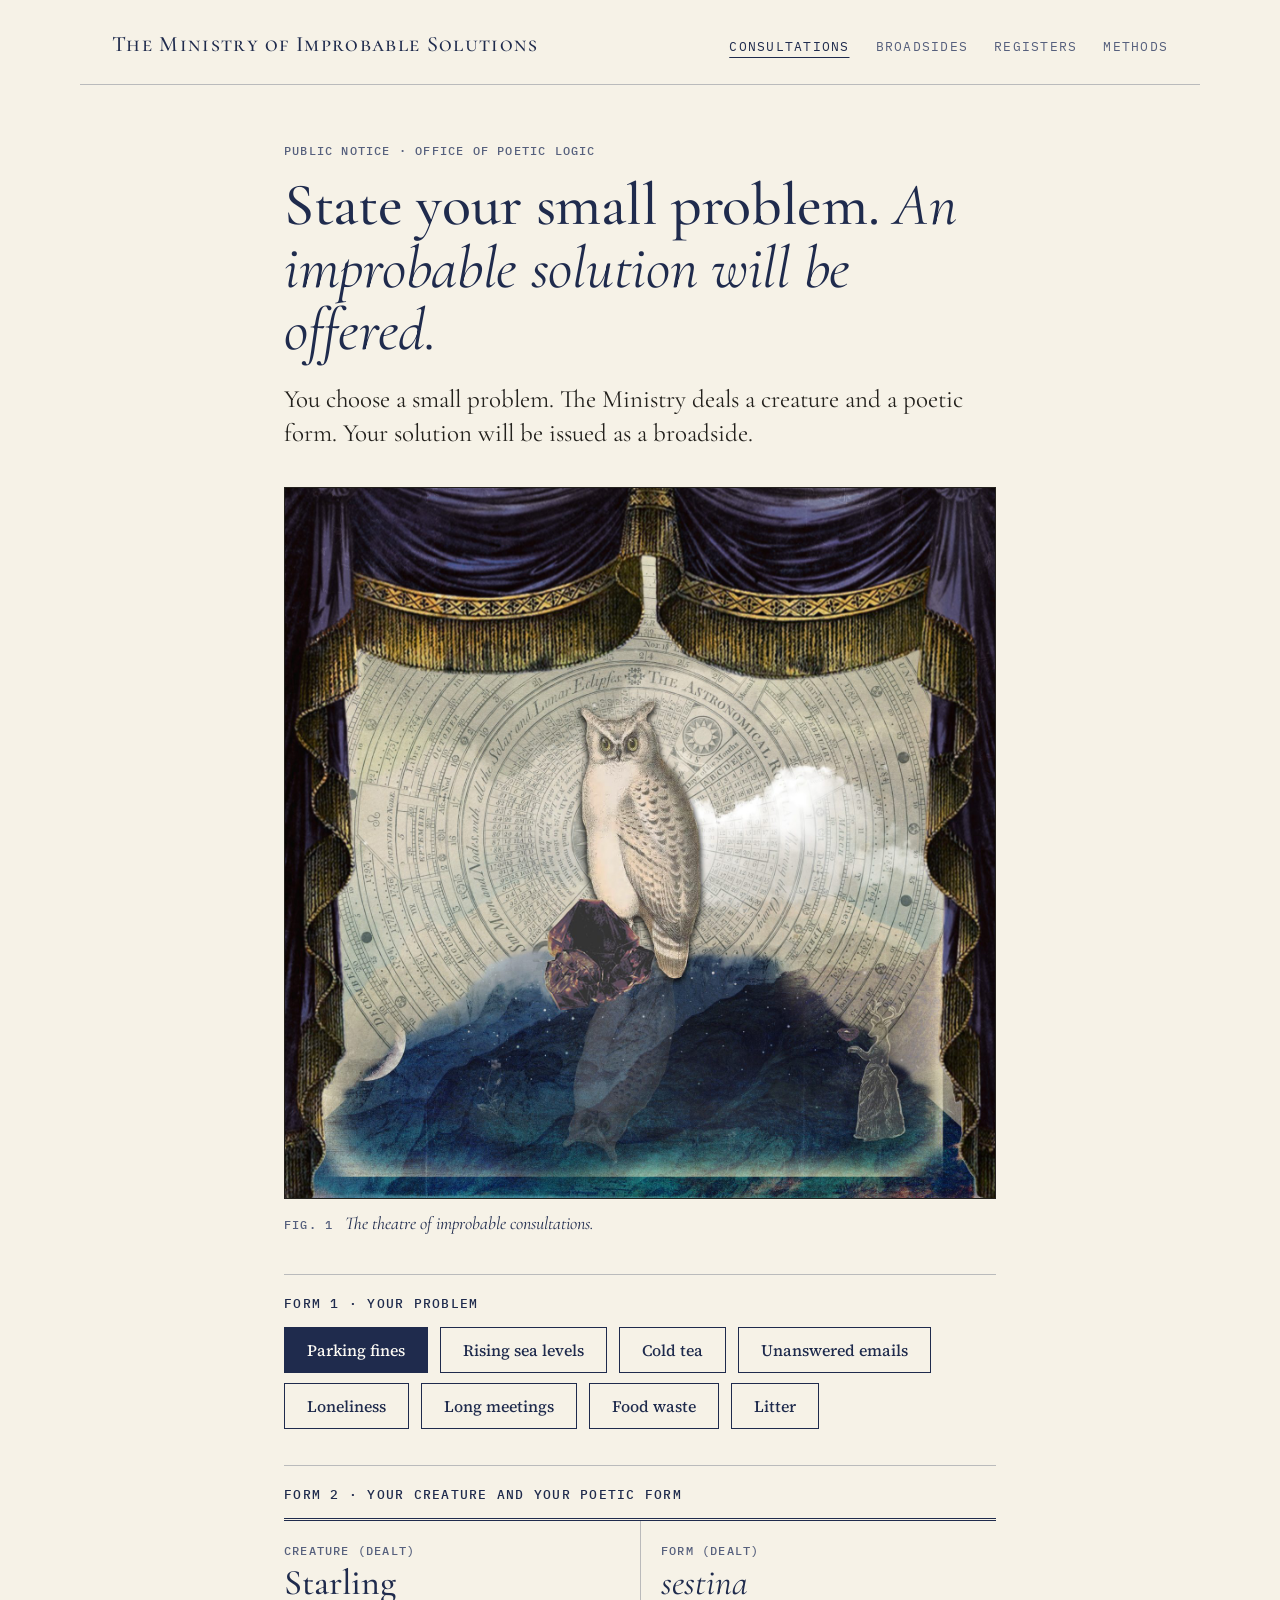
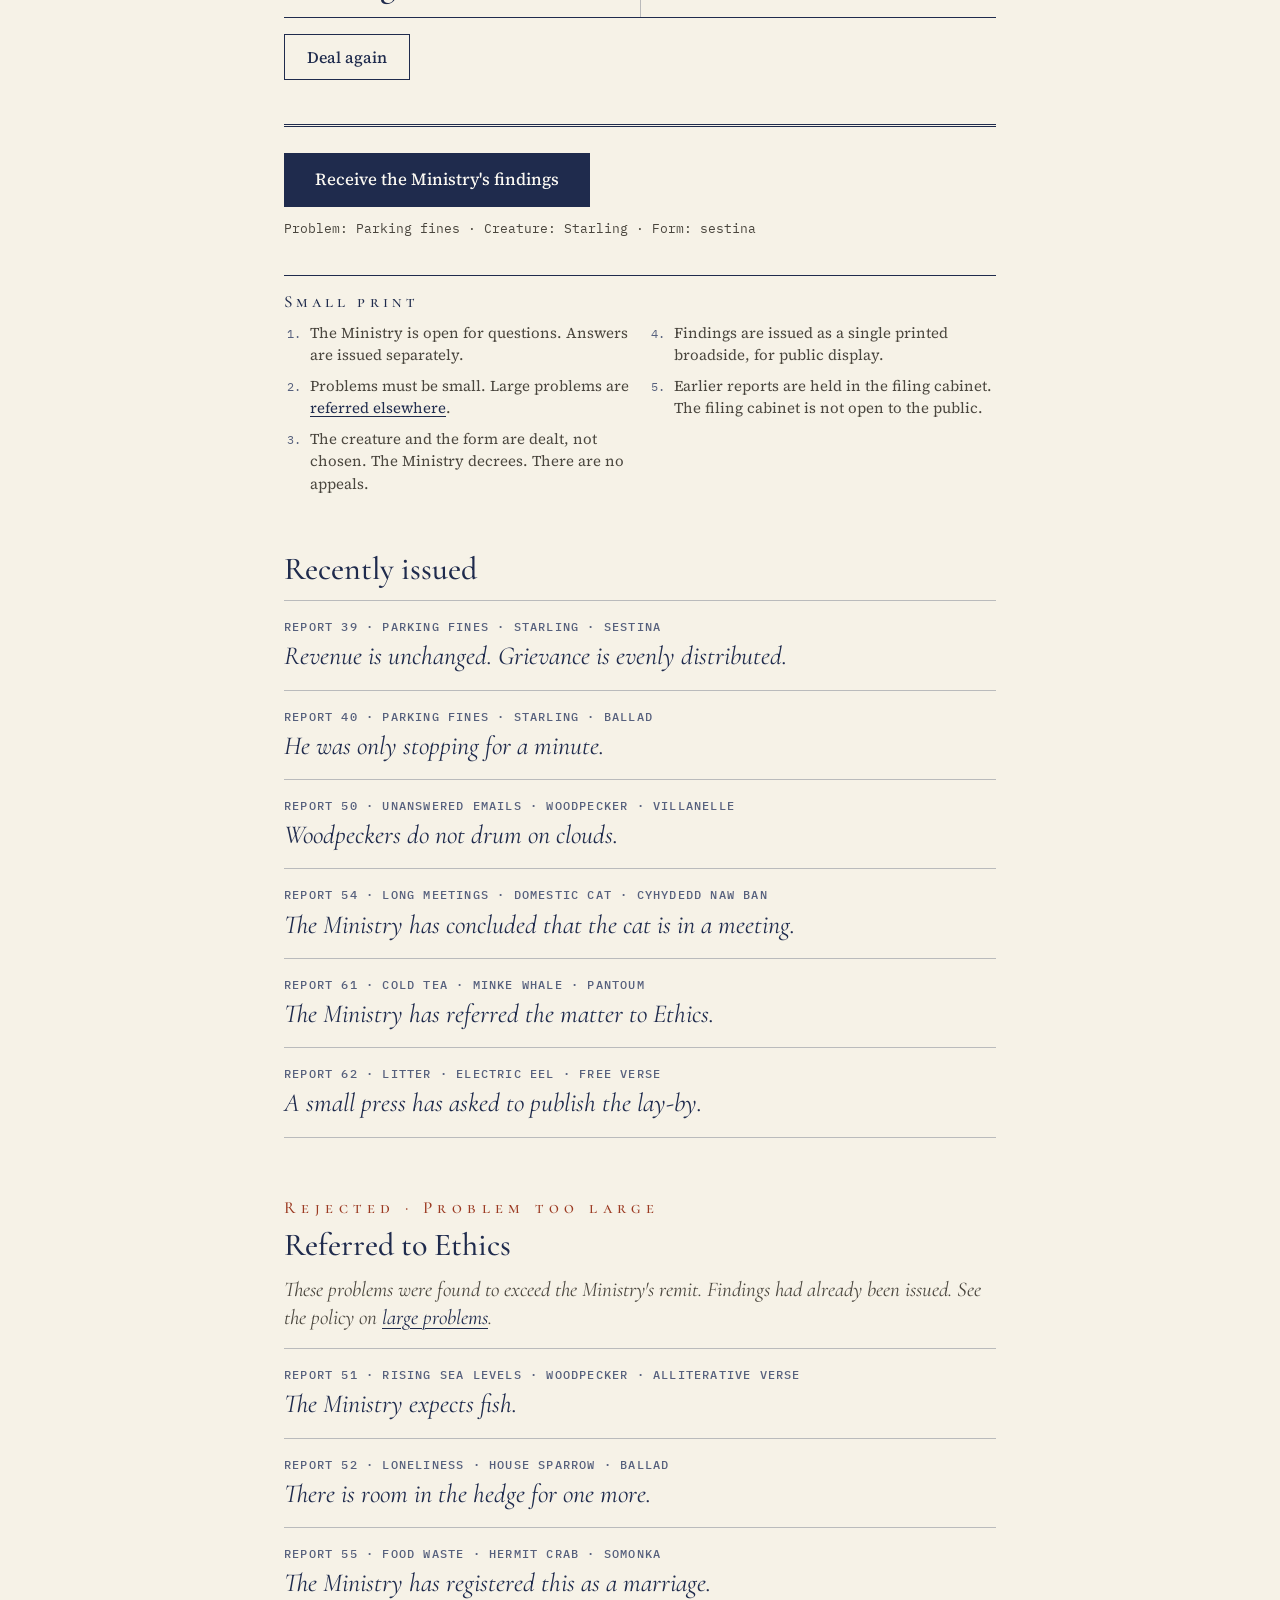
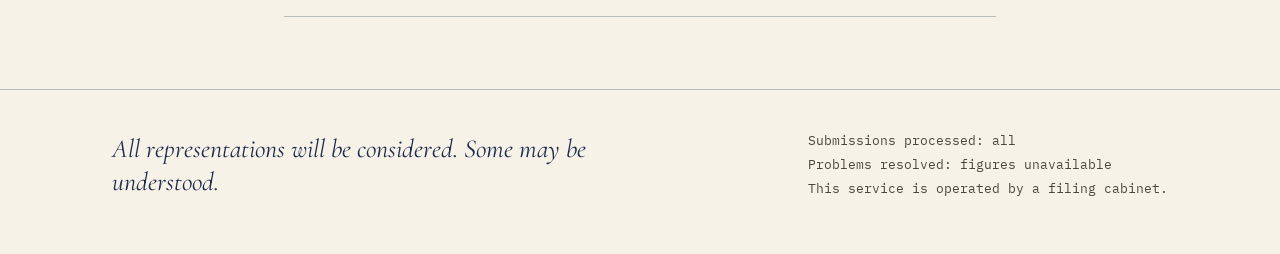
<file: index.html>
<!doctype html>
<html lang="en">
<head>
<meta charset="utf-8">
<meta name="viewport" content="width=device-width, initial-scale=1">
<title>The Ministry of Improbable Solutions to Small Problems</title>
<meta name="description" content="State your small problem. A creature and a poetic form will be dealt. An improbable solution will be issued as a broadside.">
<link rel="preconnect" href="https://fonts.googleapis.com">
<link rel="preconnect" href="https://fonts.gstatic.com" crossorigin>
<link href="https://fonts.googleapis.com/css2?family=Cormorant+Garamond:ital,wght@0,400;0,500;0,600;1,400;1,500&family=Cormorant+SC:wght@500&family=Source+Serif+4:ital,opsz,wght@0,8..60,400;0,8..60,600;1,8..60,400&family=IBM+Plex+Mono:wght@400;500&display=swap" rel="stylesheet">
<link rel="stylesheet" href="styles.css">
</head>
<body>
<a class="skip-link" href="#main">Skip to the consultation</a>

<header class="site-header">
  <a class="site-name" href="index.html">The Ministry of Improbable Solutions</a>
  <nav class="site-nav" aria-label="Main">
    <a href="index.html" aria-current="page">Consultations</a>
    <a href="broadsides.html">Broadsides</a>
    <a href="registers.html">Registers</a>
    <a href="methods.html">Methods</a>
  </nav>
</header>

<main id="main" class="consult">

  <p class="label kicker">Public notice · Office of Poetic Logic</p>
  <h1 class="folio-title">State your small problem. <em>An improbable solution will be offered.</em></h1>
  <p class="standfirst">You choose a small problem. The Ministry deals a creature and a poetic form. Your solution will be issued as a broadside.</p>

  <figure class="plate consult-plate">
    <img src="images/ministry-owl.jpg" width="1600" height="1600" alt="Collaged paper theatre with indigo velvet curtains: a large owl stands on a cluster of purple crystals and stares straight out, in front of an eighteenth-century astronomical calendar wheel, its faint reflection in the dark blue mountains below. A pale deer-headed figure in a Victorian dress stands at the edge of the stage, a small purple gem held up beside her hand.">
    <figcaption><span class="label">Fig. 1</span> The theatre of improbable consultations.</figcaption>
  </figure>

  <div class="step">
    <h2 class="step-heading">Form 1 · Your problem</h2>
    <div class="row" id="problems">
      <button type="button" class="choice" aria-pressed="true">Parking fines</button>
      <button type="button" class="choice" aria-pressed="false">Rising sea levels</button>
      <button type="button" class="choice" aria-pressed="false">Cold tea</button>
      <button type="button" class="choice" aria-pressed="false">Unanswered emails</button>
      <button type="button" class="choice" aria-pressed="false">Loneliness</button>
      <button type="button" class="choice" aria-pressed="false">Long meetings</button>
      <button type="button" class="choice" aria-pressed="false">Food waste</button>
      <button type="button" class="choice" aria-pressed="false">Litter</button>
    </div>
  </div>

  <div class="step">
    <h2 class="step-heading">Form 2 · Your creature and your poetic form</h2>
    <div class="dealt" aria-live="polite">
      <div><span class="label">Creature (dealt)</span><span class="value" data-creature>Starling</span></div>
      <div><span class="label">Form (dealt)</span><span class="value form" data-form>sestina</span></div>
    </div>
    <button type="button" class="btn btn-outline" id="deal">Deal again</button>
    <p class="status deal-status" id="deal-status" role="status" hidden></p>
  </div>

  <aside class="codicil" id="codicil" aria-live="polite" hidden>
    <p class="ethics-stamp">Codicil · Problem too large</p>
    <p class="codicil-note">This problem is too large for the Ministry and should not appear on this list. It appears to have crept in. Findings were issued before the error was noticed, and the matter has been referred to Ethics. See the policy on <a href="large-problems.html">large problems</a>.</p>
  </aside>

  <div class="issue">
    <a class="cta" id="findings" href="broadside.html">Receive the Ministry's findings</a>
    <p class="summary">Problem: <span data-problem>Parking fines</span> · Creature: <span data-creature>Starling</span> · Form: <span data-form>sestina</span></p>
  </div>

  <section class="small-print" aria-labelledby="small-print-title">
    <h2 id="small-print-title">Small print</h2>
    <ol>
      <li>The Ministry is open for questions. Answers are issued separately.</li>
      <li>Problems must be small. Large problems are <a href="large-problems.html">referred elsewhere</a>.</li>
      <li>The creature and the form are dealt, not chosen. The Ministry decrees. There are no appeals.</li>
      <li>Findings are issued as a single printed broadside, for public display.</li>
      <li>Earlier reports are held in the filing cabinet. The filing cabinet is not open to the public.</li>
    </ol>
  </section>

  <section class="recent" aria-labelledby="issued-title">
    <h2 id="issued-title">Recently issued</h2>
    <ul class="issued-list">
      <li><a class="issued" href="broadside.html">
        <span class="label">Report 39 · Parking fines · Starling · Sestina</span>
        <span class="line">Revenue is unchanged. Grievance is evenly distributed.</span>
      </a></li>
      <li><a class="issued" href="report-40.html">
        <span class="label">Report 40 · Parking fines · Starling · Ballad</span>
        <span class="line">He was only stopping for a minute.</span>
      </a></li>
      <li><a class="issued" href="report-50.html">
        <span class="label">Report 50 · Unanswered emails · Woodpecker · Villanelle</span>
        <span class="line">Woodpeckers do not drum on clouds.</span>
      </a></li>
      <li><a class="issued" href="report-54.html">
        <span class="label">Report 54 · Long meetings · Domestic cat · Cyhydedd naw ban</span>
        <span class="line">The Ministry has concluded that the cat is in a meeting.</span>
      </a></li>
      <li><a class="issued" href="report-61.html">
        <span class="label">Report 61 · Cold tea · Minke whale · Pantoum</span>
        <span class="line">The Ministry has referred the matter to Ethics.</span>
      </a></li>
      <li><a class="issued" href="report-62.html">
        <span class="label">Report 62 · Litter · Electric eel · Free verse</span>
        <span class="line">A small press has asked to publish the lay-by.</span>
      </a></li>
    </ul>
  </section>

  <section class="ethics" aria-labelledby="ethics-title">
    <p class="ethics-stamp">Rejected · Problem too large</p>
    <h2 id="ethics-title">Referred to Ethics</h2>
    <p class="ethics-note">These problems were found to exceed the Ministry's remit. Findings had already been issued. See the policy on <a href="large-problems.html">large problems</a>.</p>
    <ul class="issued-list">
      <li><a class="issued" href="report-51.html">
        <span class="label">Report 51 · Rising sea levels · Woodpecker · Alliterative verse</span>
        <span class="line">The Ministry expects fish.</span>
      </a></li>
      <li><a class="issued" href="report-52.html">
        <span class="label">Report 52 · Loneliness · House sparrow · Ballad</span>
        <span class="line">There is room in the hedge for one more.</span>
      </a></li>
      <li><a class="issued" href="report-55.html">
        <span class="label">Report 55 · Food waste · Hermit crab · Somonka</span>
        <span class="line">The Ministry has registered this as a marriage.</span>
      </a></li>
    </ul>
  </section>
</main>

<footer class="site-footer">
  <div class="site-footer-inner">
    <p class="motto">All representations will be considered. Some may be understood.</p>
    <div class="footer-status">
      <span>Submissions processed: all</span>
      <span>Problems resolved: figures unavailable</span>
      <span>This service is operated by a filing cabinet.</span>
    </div>
  </div>
</footer>

<script src="script.js"></script>
</body>
</html>
</file>
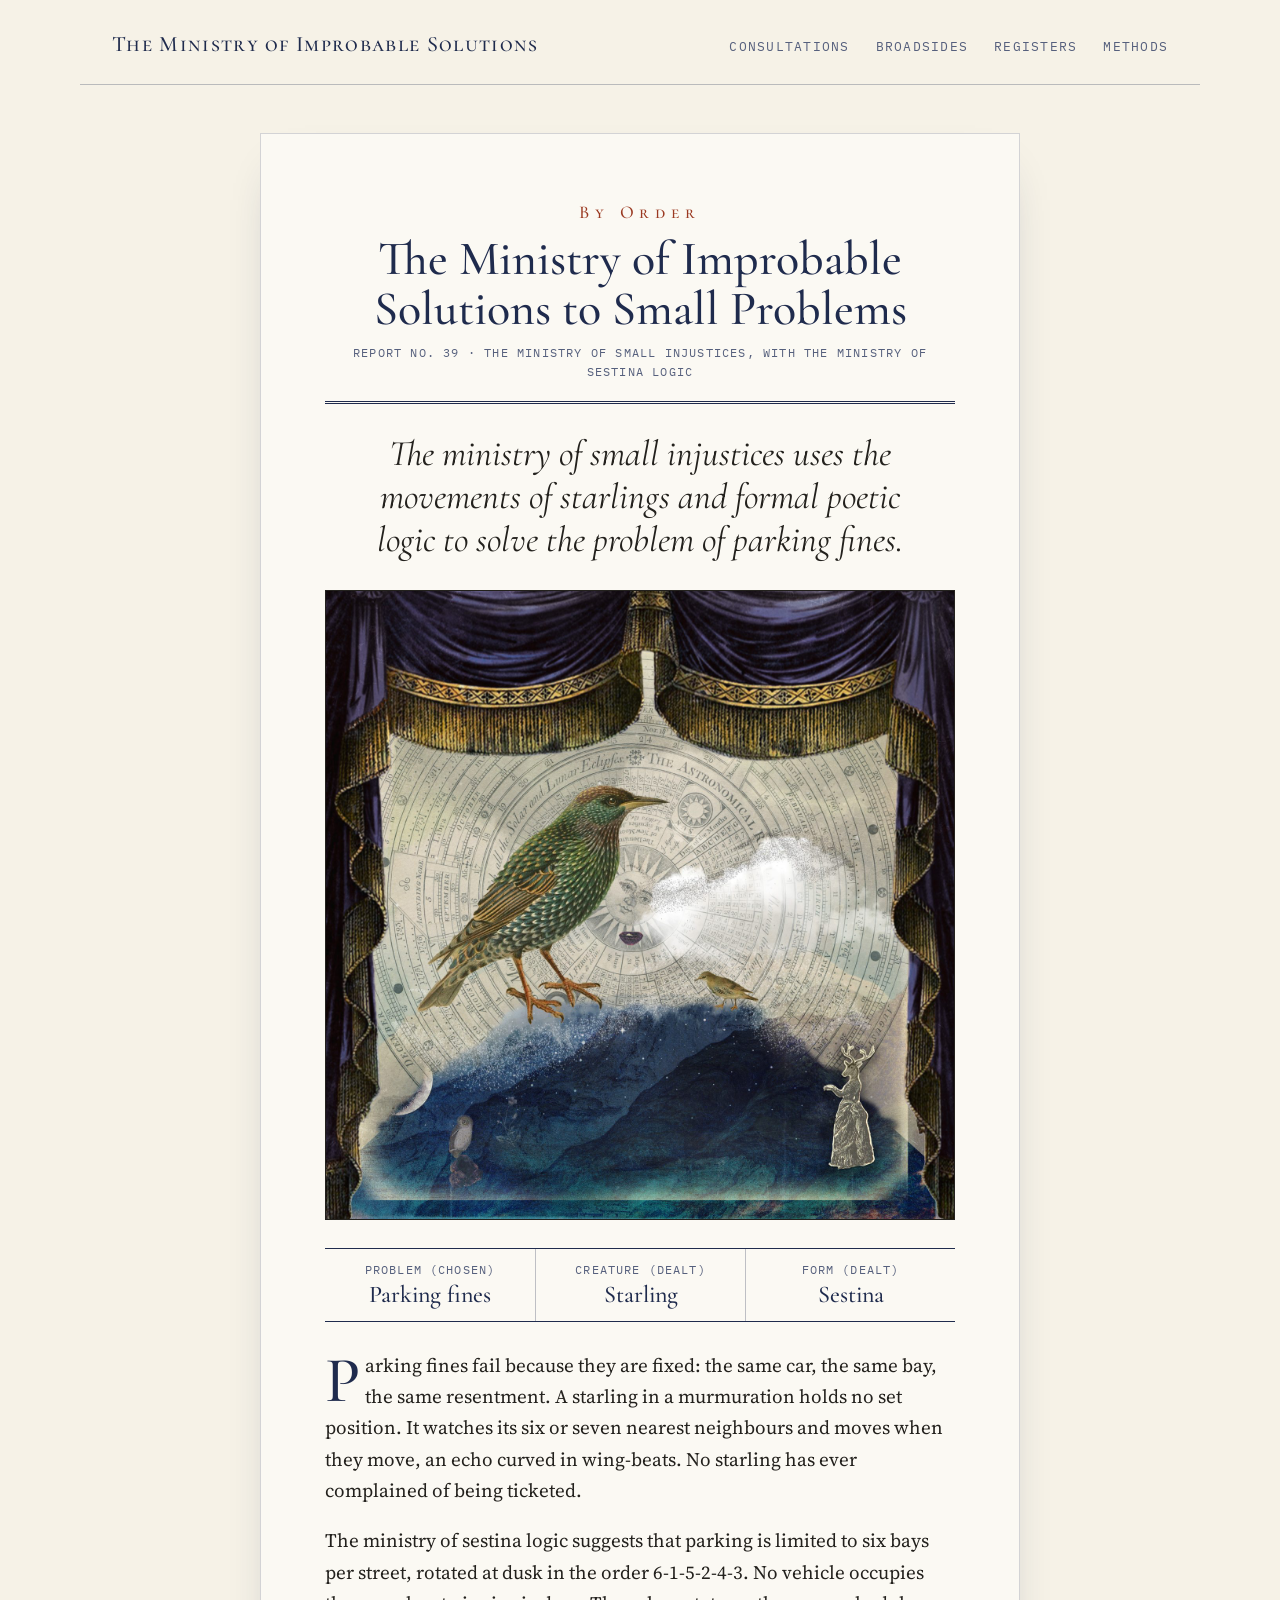
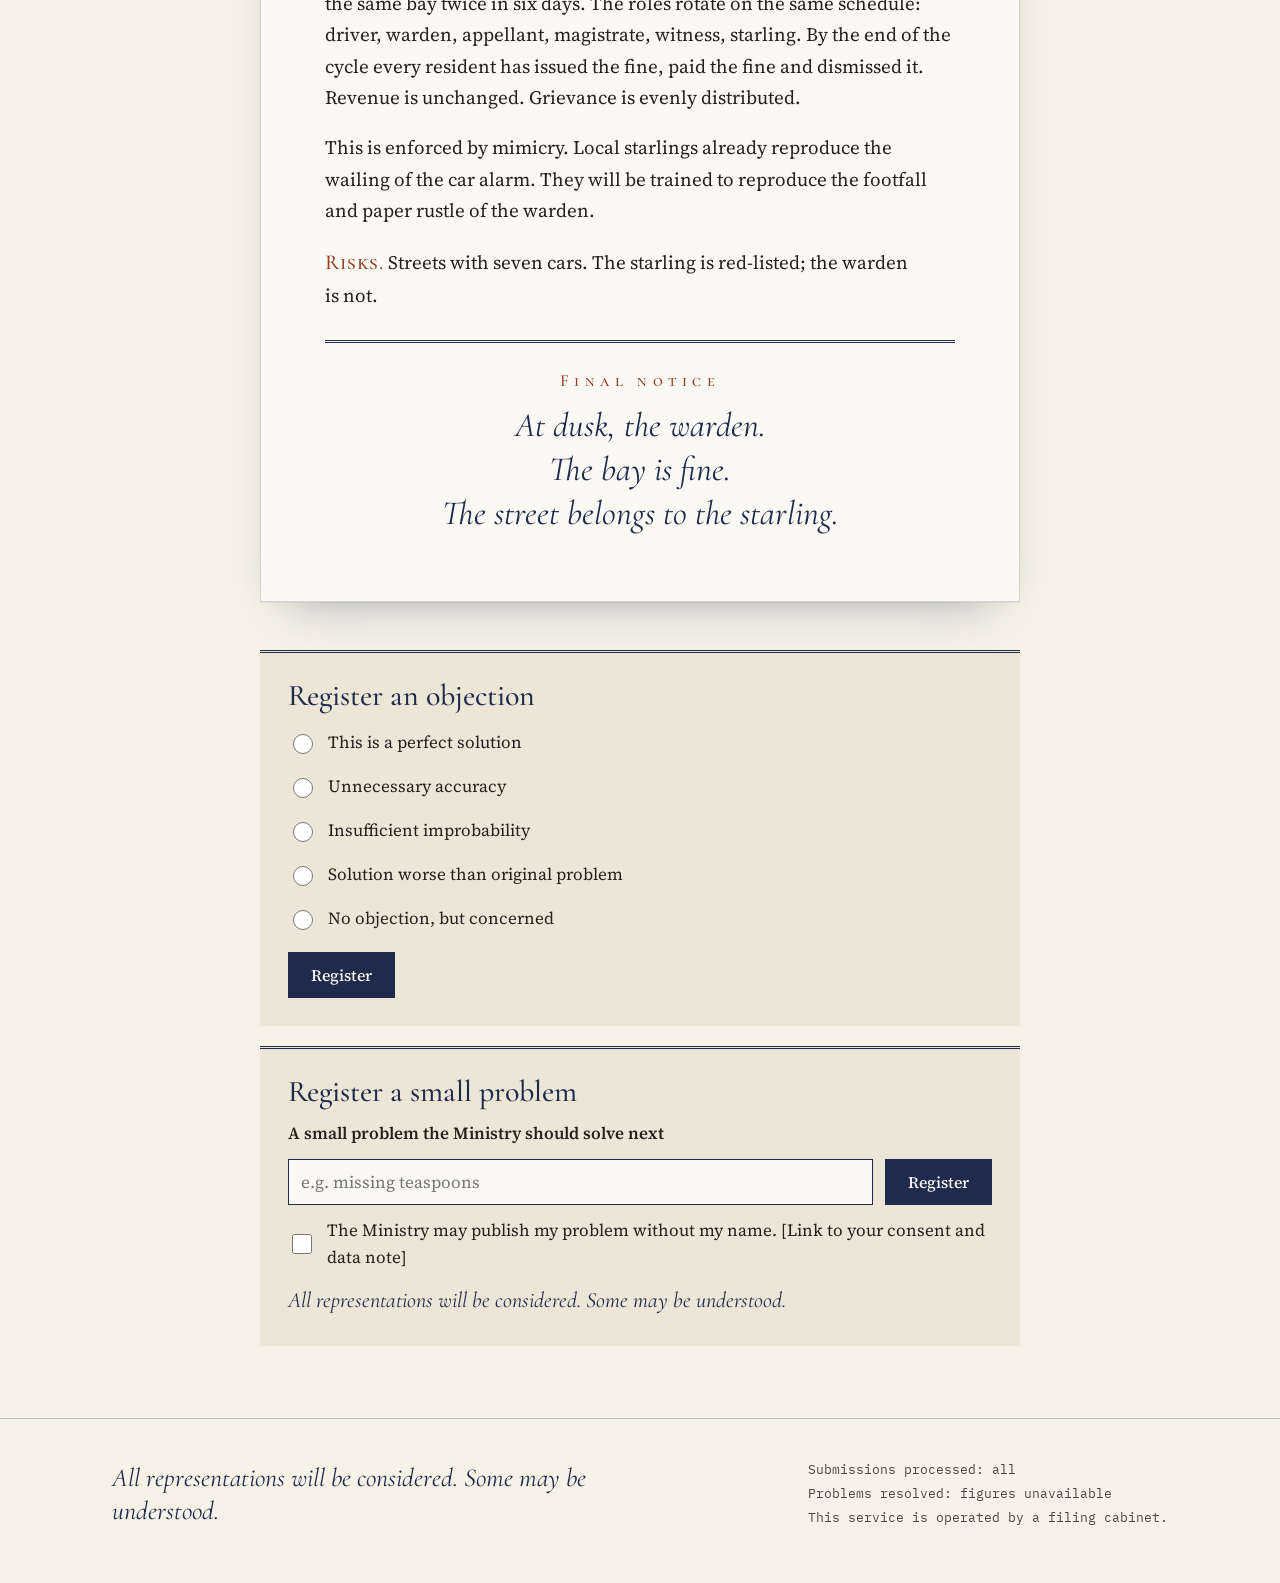
<file: broadside.html>
<!doctype html>
<html lang="en">
<head>
<meta charset="utf-8">
<meta name="viewport" content="width=device-width, initial-scale=1">
<title>Report No. 39: Parking fines, by starling and sestina · The Ministry of Improbable Solutions</title>
<meta name="description" content="Report No. 39. Problem: parking fines. Creature: starling. Form: sestina.">
<link rel="preconnect" href="https://fonts.googleapis.com">
<link rel="preconnect" href="https://fonts.gstatic.com" crossorigin>
<link href="https://fonts.googleapis.com/css2?family=Cormorant+Garamond:ital,wght@0,400;0,500;0,600;1,400;1,500&family=Cormorant+SC:wght@500&family=Source+Serif+4:ital,opsz,wght@0,8..60,400;0,8..60,600;1,8..60,400&family=IBM+Plex+Mono:wght@400;500&display=swap" rel="stylesheet">
<link rel="stylesheet" href="styles.css">
</head>
<body>
<a class="skip-link" href="#main">Skip to the report</a>

<header class="site-header">
  <a class="site-name" href="index.html">The Ministry of Improbable Solutions</a>
  <nav class="site-nav" aria-label="Main">
    <a href="index.html">Consultations</a>
    <a href="broadsides.html">Broadsides</a>
    <a href="registers.html">Registers</a>
    <a href="methods.html">Methods</a>
  </nav>
</header>

<main id="main" class="page">

  <article class="sheet">
    <div class="masthead">
      <div class="masthead-order">By Order</div>
      <div class="masthead-name">The Ministry of Improbable Solutions to Small Problems</div>
      <div class="masthead-ref">Report No. 39 · The ministry of small injustices, with the ministry of sestina logic</div>
    </div>

    <h1 class="sheet-title">The ministry of small injustices uses the movements of starlings and formal poetic logic to solve the problem of parking fines.</h1>

    <figure class="plate">
      <img src="images/report-39-starling.jpg" width="1600" height="1600" alt="Collaged paper theatre with indigo velvet curtains: a large iridescent starling stands in front of an eighteenth-century astronomical calendar wheel, while a stream of tiny birds pours like smoke from the sun face at its centre and drifts over dark blue mountains. A smaller starling perches on the ridge, a little owl sits on a purple crystal, and a deer-headed figure in a Victorian dress stands to the right.">
    </figure>

    <dl class="particulars">
      <div><dt>Problem (chosen)</dt><dd>Parking fines</dd></div>
      <div><dt>Creature (dealt)</dt><dd>Starling</dd></div>
      <div><dt>Form (dealt)</dt><dd>Sestina</dd></div>
    </dl>

    <div class="report">
      <p>Parking fines fail because they are fixed: the same car, the same bay, the same resentment. A starling in a murmuration holds no set position. It watches its six or seven nearest neighbours and moves when they move, an echo curved in wing-beats. No starling has ever complained of being ticketed.</p>
      <p>The ministry of sestina logic suggests that parking is limited to six bays per street, rotated at dusk in the order <span style="white-space: nowrap">6-1-5-2-4-3</span>. No vehicle occupies the same bay twice in six days. The roles rotate on the same schedule: driver, warden, appellant, magistrate, witness, starling. By the end of the cycle every resident has issued the fine, paid the fine and dismissed it. Revenue is unchanged. Grievance is evenly distributed.</p>
      <p>This is enforced by mimicry. Local starlings already reproduce the wailing of the car alarm. They will be trained to reproduce the footfall and paper rustle of the warden.</p>
      <p><span class="head">Risks.</span> Streets with seven cars. The starling is red-listed; the warden is&nbsp;not.</p>
    </div>

    <div class="signage">
      <div class="signage-label">Final notice</div>
      <p>At dusk, the warden.<br>The bay is fine.<br>The street belongs to the starling.</p>
    </div>

  </article>

  <section id="register" class="column" aria-label="Registers">

    <form class="register" id="objection-form">
      <fieldset>
        <legend>Register an objection</legend>
        <label class="option"><input type="radio" name="objection" value="perfect">This is a perfect solution</label>
        <label class="option"><input type="radio" name="objection" value="accuracy">Unnecessary accuracy</label>
        <label class="option"><input type="radio" name="objection" value="improbability">Insufficient improbability</label>
        <label class="option"><input type="radio" name="objection" value="worse">Solution worse than original problem</label>
        <label class="option"><input type="radio" name="objection" value="concerned">No objection, but concerned</label>
      </fieldset>
      <button type="submit" class="btn">Register</button>
      <p class="status" id="objection-status" role="status" hidden></p>
    </form>

    <form class="register referred" id="amendment-form" hidden>
      <p class="referral">Objection registered · you are referred to</p>
      <h2>The Public Amendments Office</h2>
      <label class="field-label" for="amendment">What would you keep, change or investigate in this proposal?</label>
      <p class="help">A sentence or two is enough. You do not have to agree with the Ministry.</p>
      <textarea id="amendment" name="amendment" rows="5"></textarea>
      <button type="submit" class="btn">Lodge amendment</button>
      <p class="small">Received by the Department of Improbable Improvements.</p>
      <p class="status" id="amendment-status" role="status" hidden></p>
    </form>

    <form class="register" id="problem-form">
      <h2>Register a small problem</h2>
      <label class="field-label" for="problem">A small problem the Ministry should solve next</label>
      <div class="row">
        <input id="problem" name="problem" type="text" placeholder="e.g. missing teaspoons">
        <button type="submit" class="btn">Register</button>
      </div>
      <label class="option"><input type="checkbox" name="consent">The Ministry may publish my problem without my name. [Link to your consent and data note]</label>
      <p class="status" id="problem-status" role="status" hidden></p>
      <p class="status">All representations will be considered. Some may be understood.</p>
    </form>
  </section>
</main>

<footer class="site-footer">
  <div class="site-footer-inner">
    <p class="motto">All representations will be considered. Some may be understood.</p>
    <div class="footer-status">
      <span>Submissions processed: all</span>
      <span>Problems resolved: figures unavailable</span>
      <span>This service is operated by a filing cabinet.</span>
    </div>
  </div>
</footer>

<script src="script.js"></script>
</body>
</html>
</file>
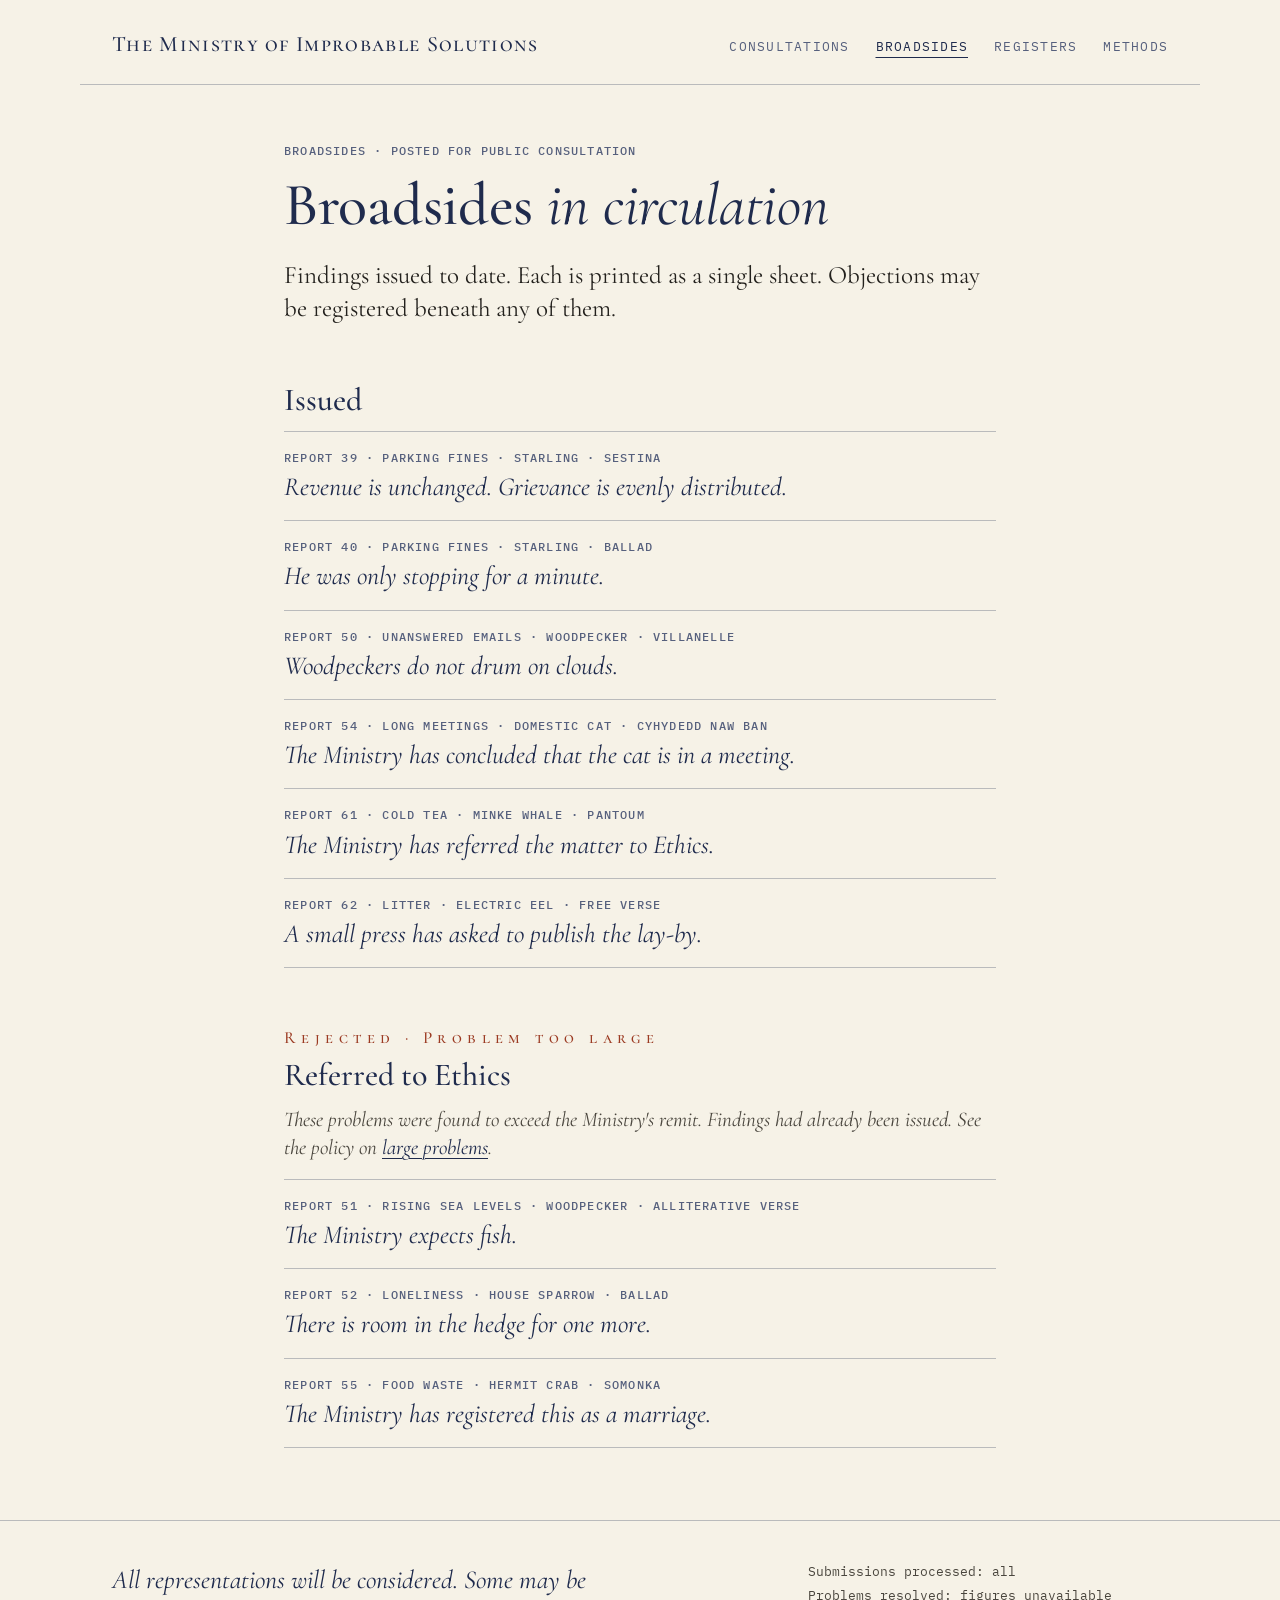
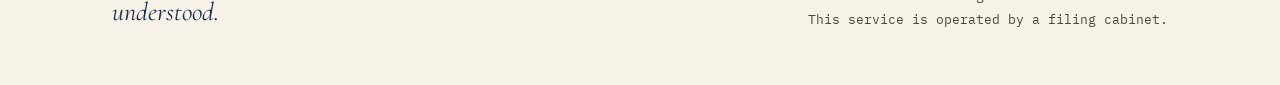
<file: broadsides.html>
<!doctype html>
<html lang="en">
<head>
<meta charset="utf-8">
<meta name="viewport" content="width=device-width, initial-scale=1">
<title>Broadsides · The Ministry of Improbable Solutions</title>
<meta name="description" content="Every broadside issued by the Ministry of Improbable Solutions to Small Problems, with those referred to Ethics.">
<link rel="preconnect" href="https://fonts.googleapis.com">
<link rel="preconnect" href="https://fonts.gstatic.com" crossorigin>
<link href="https://fonts.googleapis.com/css2?family=Cormorant+Garamond:ital,wght@0,400;0,500;0,600;1,400;1,500&family=Cormorant+SC:wght@500&family=Source+Serif+4:ital,opsz,wght@0,8..60,400;0,8..60,600;1,8..60,400&family=IBM+Plex+Mono:wght@400;500&display=swap" rel="stylesheet">
<link rel="stylesheet" href="styles.css">
</head>
<body>
<a class="skip-link" href="#main">Skip to the broadsides</a>

<header class="site-header">
  <a class="site-name" href="index.html">The Ministry of Improbable Solutions</a>
  <nav class="site-nav" aria-label="Main">
    <a href="index.html">Consultations</a>
    <a href="broadsides.html" aria-current="page">Broadsides</a>
    <a href="registers.html">Registers</a>
    <a href="methods.html">Methods</a>
  </nav>
</header>

<main id="main" class="consult">

  <p class="label kicker">Broadsides · Posted for public consultation</p>
  <h1 class="folio-title">Broadsides <em>in circulation</em></h1>
  <p class="standfirst">Findings issued to date. Each is printed as a single sheet. Objections may be registered beneath any of them.</p>

  <section class="recent" aria-labelledby="issued-title">
    <h2 id="issued-title">Issued</h2>
    <ul class="issued-list">
      <li><a class="issued" href="broadside.html">
        <span class="label">Report 39 · Parking fines · Starling · Sestina</span>
        <span class="line">Revenue is unchanged. Grievance is evenly distributed.</span>
      </a></li>
      <li><a class="issued" href="report-40.html">
        <span class="label">Report 40 · Parking fines · Starling · Ballad</span>
        <span class="line">He was only stopping for a minute.</span>
      </a></li>
      <li><a class="issued" href="report-50.html">
        <span class="label">Report 50 · Unanswered emails · Woodpecker · Villanelle</span>
        <span class="line">Woodpeckers do not drum on clouds.</span>
      </a></li>
      <li><a class="issued" href="report-54.html">
        <span class="label">Report 54 · Long meetings · Domestic cat · Cyhydedd naw ban</span>
        <span class="line">The Ministry has concluded that the cat is in a meeting.</span>
      </a></li>
      <li><a class="issued" href="report-61.html">
        <span class="label">Report 61 · Cold tea · Minke whale · Pantoum</span>
        <span class="line">The Ministry has referred the matter to Ethics.</span>
      </a></li>
      <li><a class="issued" href="report-62.html">
        <span class="label">Report 62 · Litter · Electric eel · Free verse</span>
        <span class="line">A small press has asked to publish the lay-by.</span>
      </a></li>
    </ul>
  </section>

  <section class="ethics" aria-labelledby="ethics-title">
    <p class="ethics-stamp">Rejected · Problem too large</p>
    <h2 id="ethics-title">Referred to Ethics</h2>
    <p class="ethics-note">These problems were found to exceed the Ministry's remit. Findings had already been issued. See the policy on <a href="large-problems.html">large problems</a>.</p>
    <ul class="issued-list">
      <li><a class="issued" href="report-51.html">
        <span class="label">Report 51 · Rising sea levels · Woodpecker · Alliterative verse</span>
        <span class="line">The Ministry expects fish.</span>
      </a></li>
      <li><a class="issued" href="report-52.html">
        <span class="label">Report 52 · Loneliness · House sparrow · Ballad</span>
        <span class="line">There is room in the hedge for one more.</span>
      </a></li>
      <li><a class="issued" href="report-55.html">
        <span class="label">Report 55 · Food waste · Hermit crab · Somonka</span>
        <span class="line">The Ministry has registered this as a marriage.</span>
      </a></li>
    </ul>
  </section>
</main>

<footer class="site-footer">
  <div class="site-footer-inner">
    <p class="motto">All representations will be considered. Some may be understood.</p>
    <div class="footer-status">
      <span>Submissions processed: all</span>
      <span>Problems resolved: figures unavailable</span>
      <span>This service is operated by a filing cabinet.</span>
    </div>
  </div>
</footer>

<script src="script.js"></script>
</body>
</html>
</file>
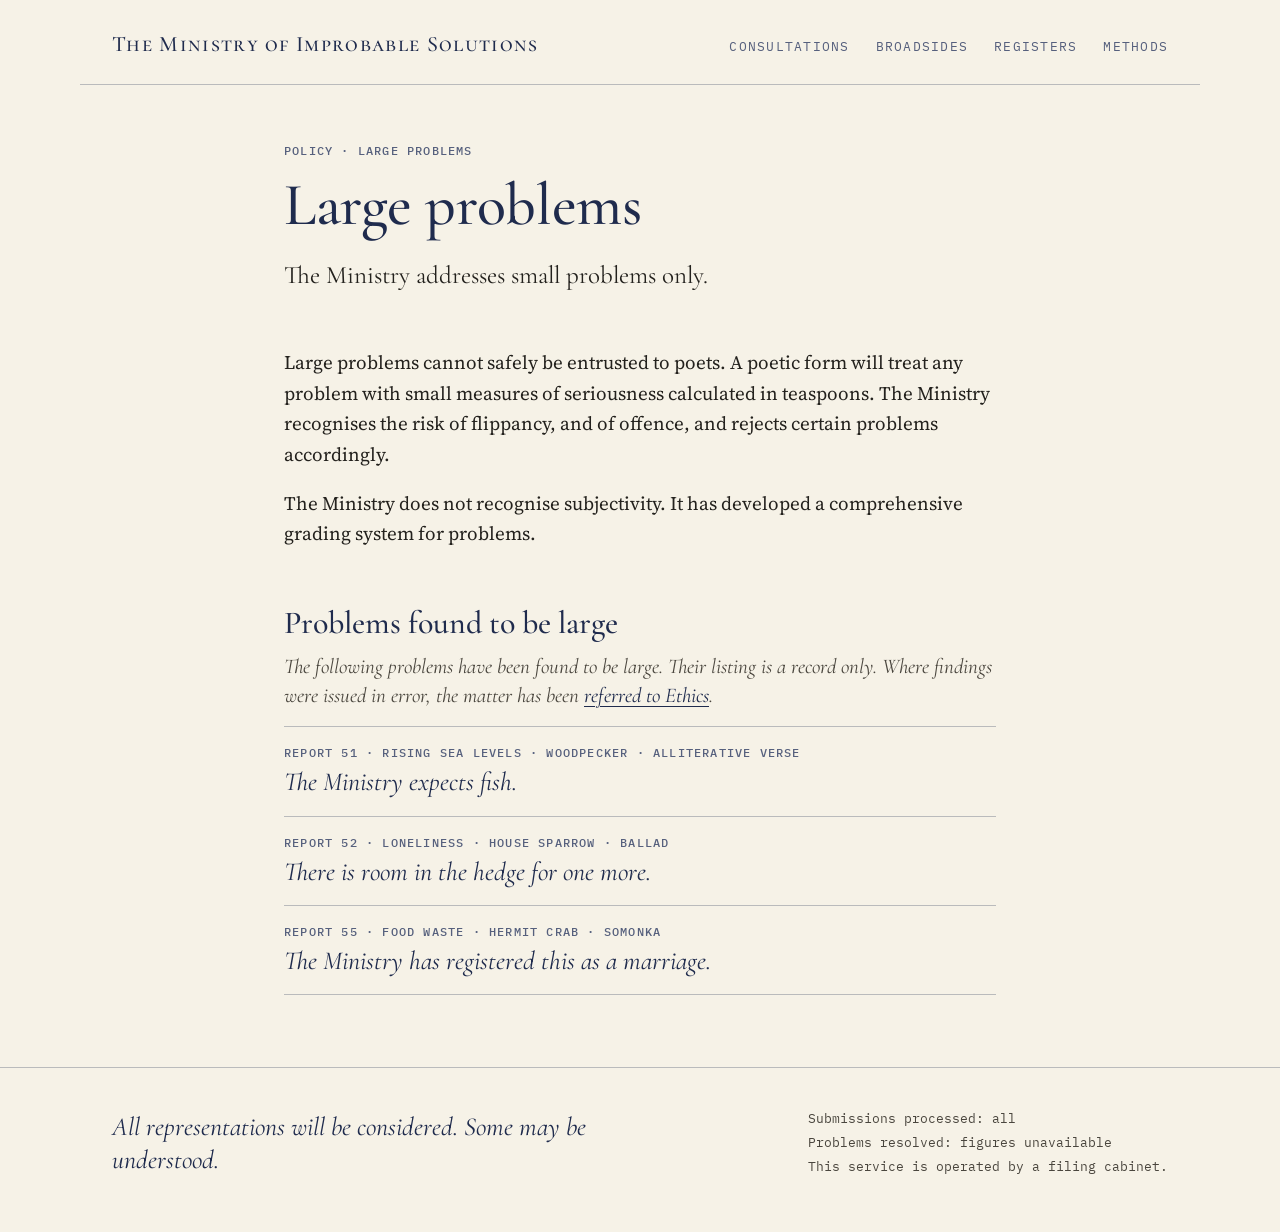
<file: large-problems.html>
<!doctype html>
<html lang="en">
<head>
<meta charset="utf-8">
<meta name="viewport" content="width=device-width, initial-scale=1">
<title>Large problems · The Ministry of Improbable Solutions</title>
<meta name="description" content="The Ministry addresses small problems only. Large problems are recorded here.">
<link rel="preconnect" href="https://fonts.googleapis.com">
<link rel="preconnect" href="https://fonts.gstatic.com" crossorigin>
<link href="https://fonts.googleapis.com/css2?family=Cormorant+Garamond:ital,wght@0,400;0,500;0,600;1,400;1,500&family=Cormorant+SC:wght@500&family=Source+Serif+4:ital,opsz,wght@0,8..60,400;0,8..60,600;1,8..60,400&family=IBM+Plex+Mono:wght@400;500&display=swap" rel="stylesheet">
<link rel="stylesheet" href="styles.css">
</head>
<body>
<a class="skip-link" href="#main">Skip to the policy</a>

<header class="site-header">
  <a class="site-name" href="index.html">The Ministry of Improbable Solutions</a>
  <nav class="site-nav" aria-label="Main">
    <a href="index.html">Consultations</a>
    <a href="broadsides.html">Broadsides</a>
    <a href="registers.html">Registers</a>
    <a href="methods.html">Methods</a>
  </nav>
</header>

<main id="main" class="consult">

  <p class="label kicker">Policy · Large problems</p>
  <h1 class="folio-title">Large problems</h1>
  <p class="standfirst">The Ministry addresses small problems only.</p>

  <section aria-label="Policy">
    <p>Large problems cannot safely be entrusted to poets. A poetic form will treat any problem with small measures of seriousness calculated in teaspoons. The Ministry recognises the risk of flippancy, and of offence, and rejects certain problems accordingly.</p>
    <p>The Ministry does not recognise subjectivity. It has developed a comprehensive grading system for problems.</p>
  </section>

  <section class="ethics" aria-labelledby="large-title">
    <h2 id="large-title">Problems found to be large</h2>
    <p class="ethics-note">The following problems have been found to be large. Their listing is a record only. Where findings were issued in error, the matter has been <a href="index.html#ethics-title">referred to Ethics</a>.</p>
    <ul class="issued-list">
      <li><a class="issued" href="report-51.html">
        <span class="label">Report 51 · Rising sea levels · Woodpecker · Alliterative verse</span>
        <span class="line">The Ministry expects fish.</span>
      </a></li>
      <li><a class="issued" href="report-52.html">
        <span class="label">Report 52 · Loneliness · House sparrow · Ballad</span>
        <span class="line">There is room in the hedge for one more.</span>
      </a></li>
      <li><a class="issued" href="report-55.html">
        <span class="label">Report 55 · Food waste · Hermit crab · Somonka</span>
        <span class="line">The Ministry has registered this as a marriage.</span>
      </a></li>
    </ul>
  </section>
</main>

<footer class="site-footer">
  <div class="site-footer-inner">
    <p class="motto">All representations will be considered. Some may be understood.</p>
    <div class="footer-status">
      <span>Submissions processed: all</span>
      <span>Problems resolved: figures unavailable</span>
      <span>This service is operated by a filing cabinet.</span>
    </div>
  </div>
</footer>

<script src="script.js"></script>
</body>
</html>
</file>
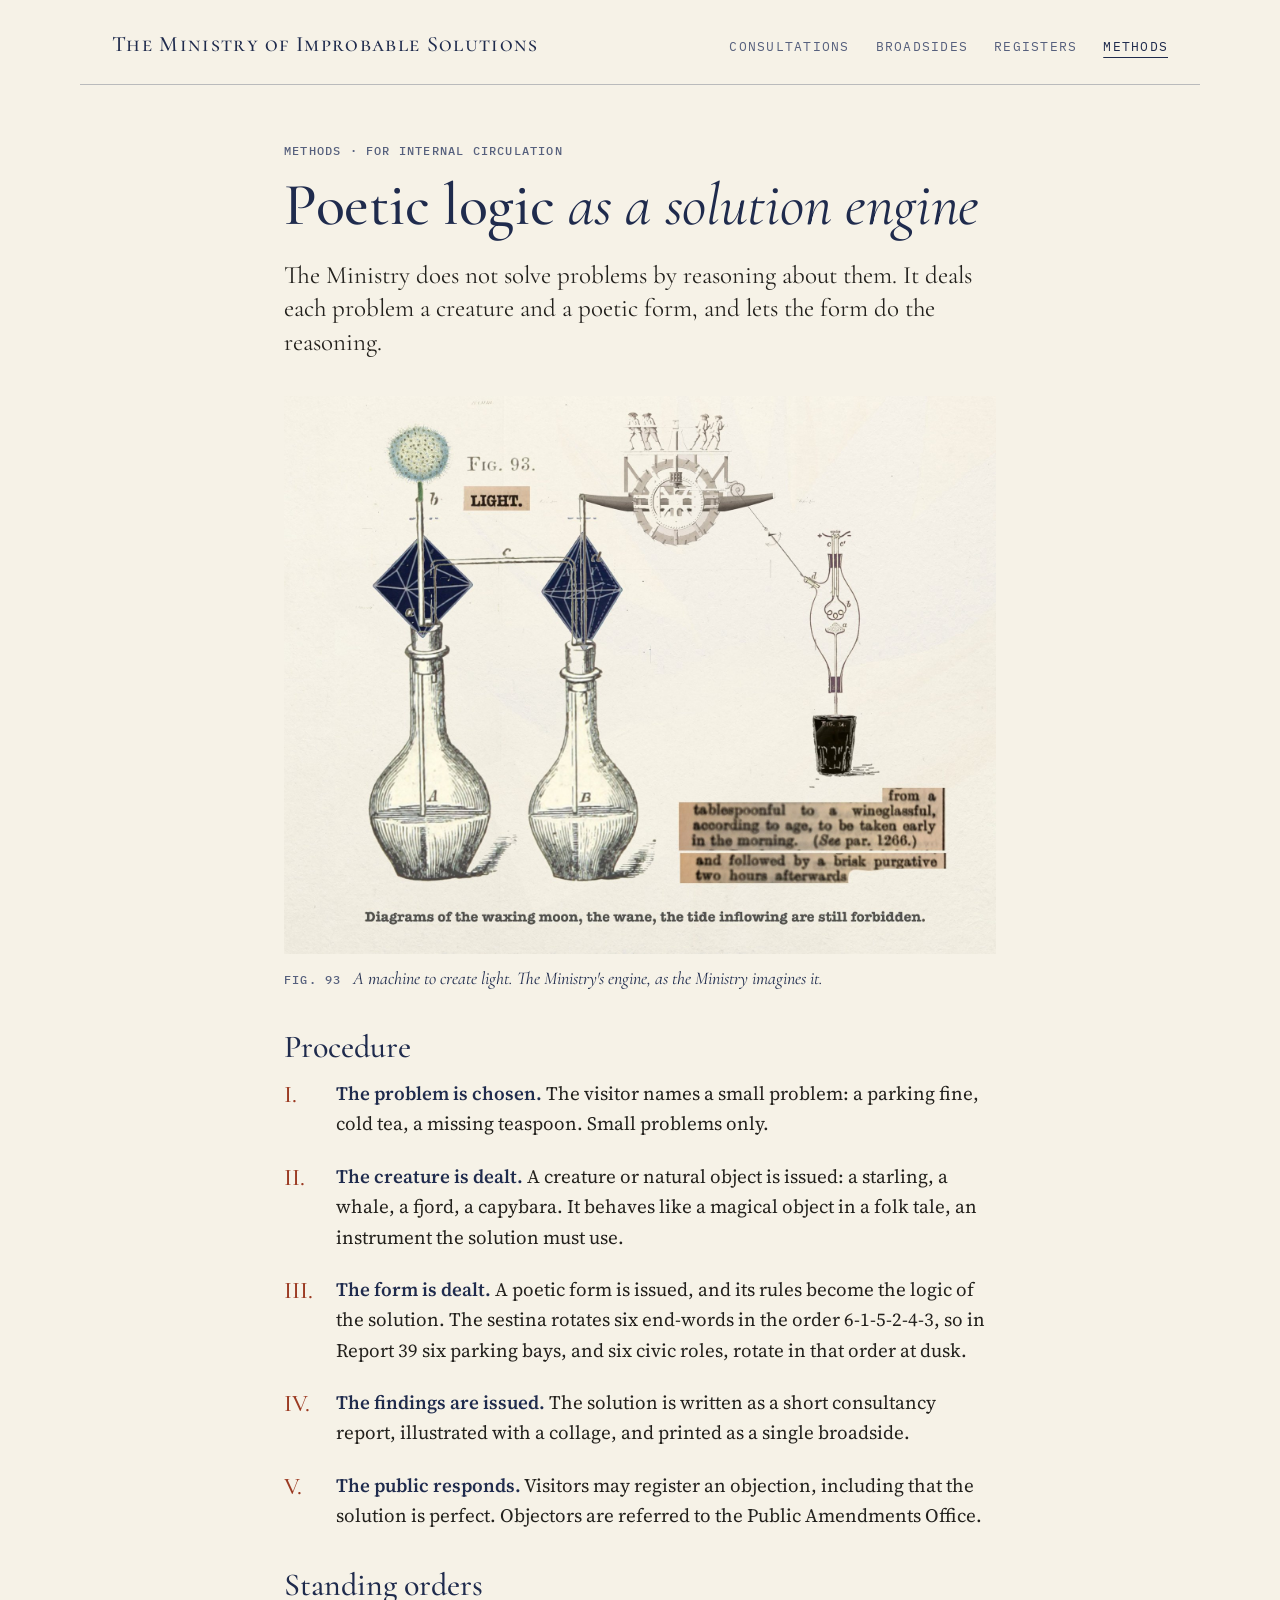
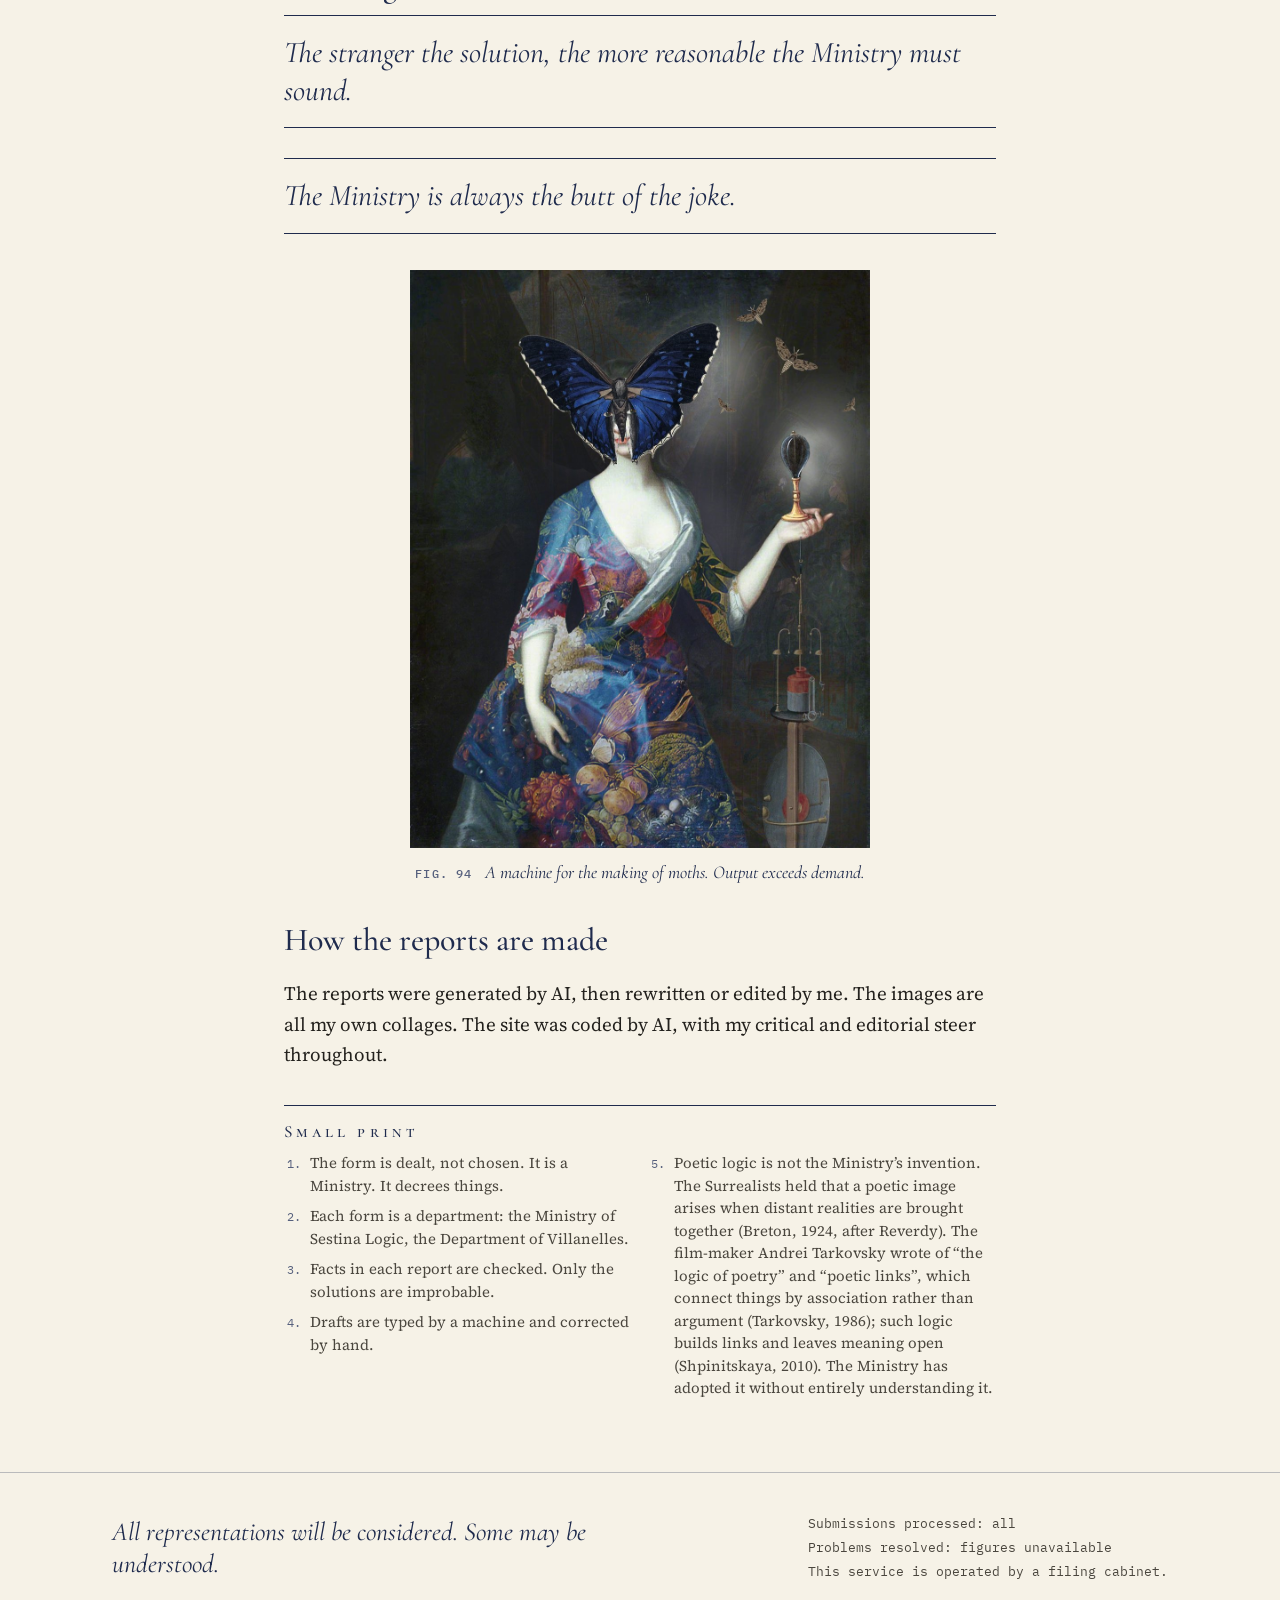
<file: methods.html>
<!doctype html>
<html lang="en">
<head>
<meta charset="utf-8">
<meta name="viewport" content="width=device-width, initial-scale=1">
<title>Methods: poetic logic as a solution engine · The Ministry of Improbable Solutions</title>
<meta name="description" content="How the Ministry works: a small problem is chosen, a creature and a poetic form are dealt, and the form supplies the logic of the solution.">
<link rel="preconnect" href="https://fonts.googleapis.com">
<link rel="preconnect" href="https://fonts.gstatic.com" crossorigin>
<link href="https://fonts.googleapis.com/css2?family=Cormorant+Garamond:ital,wght@0,400;0,500;0,600;1,400;1,500&family=Cormorant+SC:wght@500&family=Source+Serif+4:ital,opsz,wght@0,8..60,400;0,8..60,600;1,8..60,400&family=IBM+Plex+Mono:wght@400;500&display=swap" rel="stylesheet">
<link rel="stylesheet" href="styles.css">
</head>
<body>
<a class="skip-link" href="#main">Skip to the methods</a>

<header class="site-header">
  <a class="site-name" href="index.html">The Ministry of Improbable Solutions</a>
  <nav class="site-nav" aria-label="Main">
    <a href="index.html">Consultations</a>
    <a href="broadsides.html">Broadsides</a>
    <a href="registers.html">Registers</a>
    <a href="methods.html" aria-current="page">Methods</a>
  </nav>
</header>

<main id="main" class="consult">

  <p class="label kicker">Methods · For internal circulation</p>
  <h1 class="folio-title">Poetic logic <em>as a solution engine</em></h1>
  <p class="standfirst">The Ministry does not solve problems by reasoning about them. It deals each problem a creature and a poetic form, and lets the form do the reasoning.</p>

  <figure class="consult-plate">
    <img src="images/machine-light.jpg" width="1800" height="1412" alt="Collage on cream paper: two engraved glass flasks, each topped with a deep indigo octahedron and joined by a tube, one sprouting a dandelion clock. A paddle-wheel machine worked by four figures in tricorn hats feeds a glass discharge tube that drips into a black beaker. Cut-out labels read 'Fig. 93' and 'Light', with a fragment of an old dosage instruction. The caption reads: Diagrams of the waxing moon, the wane, the tide inflowing are still forbidden.">
    <figcaption><span class="label">Fig. 93</span> A machine to create light. The Ministry's engine, as the Ministry imagines it.</figcaption>
  </figure>

  <section aria-labelledby="procedure-title">
    <h2 id="procedure-title">Procedure</h2>
    <ol class="procedure">
      <li><strong>The problem is chosen.</strong> The visitor names a small problem: a parking fine, cold tea, a missing teaspoon. Small problems only.</li>
      <li><strong>The creature is dealt.</strong> A creature or natural object is issued: a starling, a whale, a fjord, a capybara. It behaves like a magical object in a folk tale, an instrument the solution must use.</li>
      <li><strong>The form is dealt.</strong> A poetic form is issued, and its rules become the logic of the solution. The sestina rotates six end-words in the order <span style="white-space: nowrap">6-1-5-2-4-3</span>, so in Report 39 six parking bays, and six civic roles, rotate in that order at dusk.</li>
      <li><strong>The findings are issued.</strong> The solution is written as a short consultancy report, illustrated with a collage, and printed as a single broadside.</li>
      <li><strong>The public responds.</strong> Visitors may register an objection, including that the solution is perfect. Objectors are referred to the Public Amendments Office.</li>
    </ol>
  </section>

  <section aria-labelledby="orders-title">
    <h2 id="orders-title">Standing orders</h2>
    <p class="principle">The stranger the solution, the more reasonable the Ministry must sound.</p>
    <p class="principle">The Ministry is always the butt of the joke.</p>
  </section>

  <figure class="consult-plate plate-dark">
    <img src="images/machine-moths.jpg" width="1035" height="1300" loading="lazy" alt="Collage in the manner of an eighteenth-century portrait: a woman in a blue gown printed with flowers, fruit and birds has a large indigo butterfly in place of her face. She holds up a glowing glass bulb on a gilt stand, and moths fly from the light towards an electrical apparatus with a red jar standing beside her.">
    <figcaption><span class="label">Fig. 94</span> A machine for the making of moths. Output exceeds demand.</figcaption>
  </figure>

  <section aria-labelledby="made-title">
    <h2 id="made-title">How the reports are made</h2>
    <p>The reports were generated by AI, then rewritten or edited by me. The images are all my own collages. The site was coded by AI, with my critical and editorial steer throughout.</p>
  </section>

  <section class="small-print" aria-labelledby="small-print-title">
    <h2 id="small-print-title">Small print</h2>
    <ol>
      <li>The form is dealt, not chosen. It is a Ministry. It decrees things.</li>
      <li>Each form is a department: the Ministry of Sestina Logic, the Department of Villanelles.</li>
      <li>Facts in each report are checked. Only the solutions are improbable.</li>
      <li>Drafts are typed by a machine and corrected by hand.</li>
      <li>Poetic logic is not the Ministry’s invention. The Surrealists held that a poetic image arises when distant realities are brought together (Breton, 1924, after Reverdy). The film-maker Andrei Tarkovsky wrote of “the logic of poetry” and “poetic links”, which connect things by association rather than argument (Tarkovsky, 1986); such logic builds links and leaves meaning open (Shpinitskaya, 2010). The Ministry has adopted it without entirely understanding it.</li>
    </ol>
  </section>
</main>

<footer class="site-footer">
  <div class="site-footer-inner">
    <p class="motto">All representations will be considered. Some may be understood.</p>
    <div class="footer-status">
      <span>Submissions processed: all</span>
      <span>Problems resolved: figures unavailable</span>
      <span>This service is operated by a filing cabinet.</span>
    </div>
  </div>
</footer>

<script src="script.js"></script>
</body>
</html>
</file>
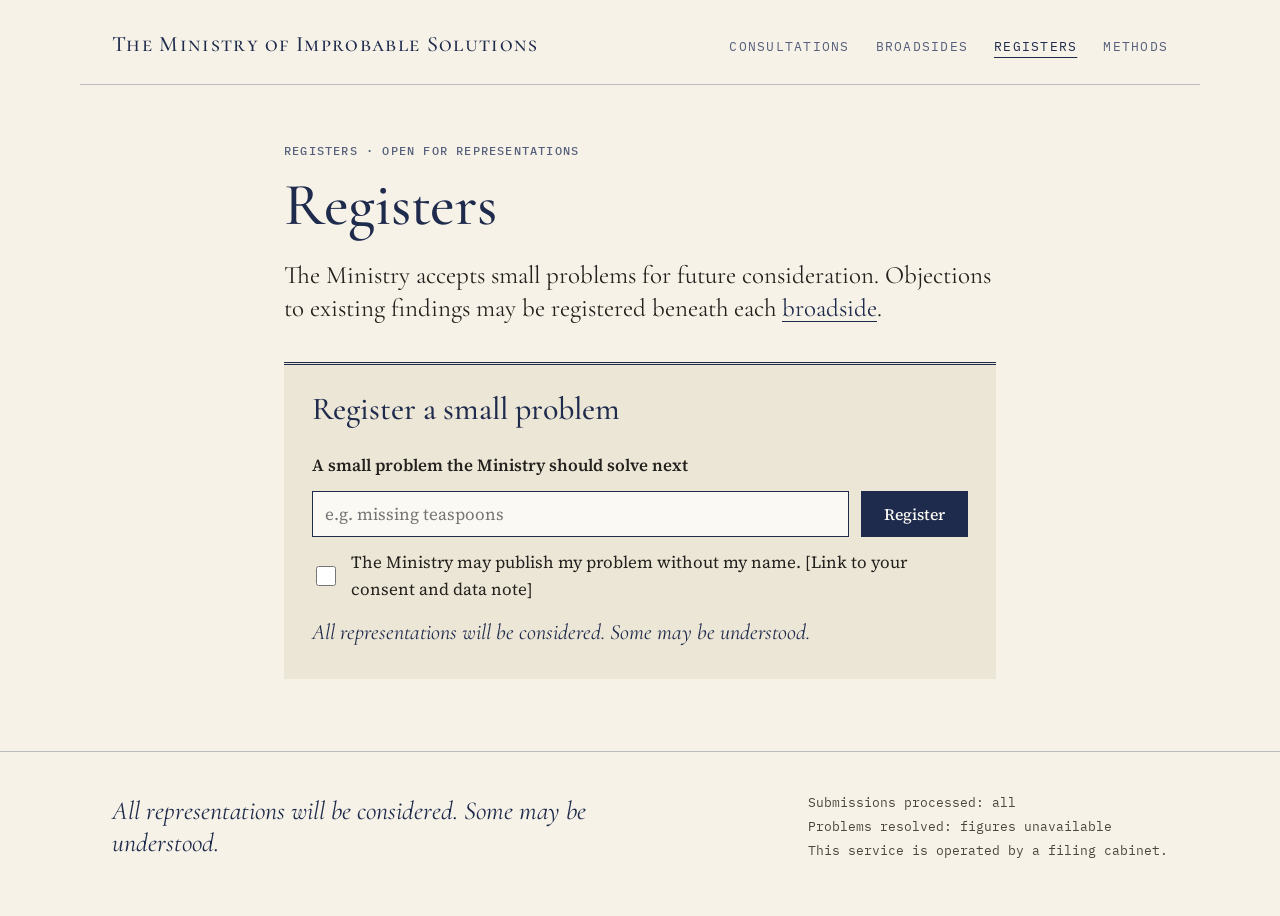
<file: registers.html>
<!doctype html>
<html lang="en">
<head>
<meta charset="utf-8">
<meta name="viewport" content="width=device-width, initial-scale=1">
<title>Registers · The Ministry of Improbable Solutions</title>
<meta name="description" content="Register a small problem for the Ministry of Improbable Solutions to consider.">
<link rel="preconnect" href="https://fonts.googleapis.com">
<link rel="preconnect" href="https://fonts.gstatic.com" crossorigin>
<link href="https://fonts.googleapis.com/css2?family=Cormorant+Garamond:ital,wght@0,400;0,500;0,600;1,400;1,500&family=Cormorant+SC:wght@500&family=Source+Serif+4:ital,opsz,wght@0,8..60,400;0,8..60,600;1,8..60,400&family=IBM+Plex+Mono:wght@400;500&display=swap" rel="stylesheet">
<link rel="stylesheet" href="styles.css">
</head>
<body>
<a class="skip-link" href="#main">Skip to the register</a>

<header class="site-header">
  <a class="site-name" href="index.html">The Ministry of Improbable Solutions</a>
  <nav class="site-nav" aria-label="Main">
    <a href="index.html">Consultations</a>
    <a href="broadsides.html">Broadsides</a>
    <a href="registers.html" aria-current="page">Registers</a>
    <a href="methods.html">Methods</a>
  </nav>
</header>

<main id="main" class="consult">

  <p class="label kicker">Registers · Open for representations</p>
  <h1 class="folio-title">Registers</h1>
  <p class="standfirst">The Ministry accepts small problems for future consideration. Objections to existing findings may be registered beneath each <a href="broadsides.html">broadside</a>.</p>

  <section class="column" aria-label="Register a small problem">
    <form class="register" id="problem-form">
      <h2>Register a small problem</h2>
      <label class="field-label" for="problem">A small problem the Ministry should solve next</label>
      <div class="row">
        <input id="problem" name="problem" type="text" placeholder="e.g. missing teaspoons">
        <button type="submit" class="btn">Register</button>
      </div>
      <label class="option"><input type="checkbox" name="consent">The Ministry may publish my problem without my name. [Link to your consent and data note]</label>
      <p class="status" id="problem-status" role="status" hidden></p>
      <p class="status">All representations will be considered. Some may be understood.</p>
    </form>
  </section>
</main>

<footer class="site-footer">
  <div class="site-footer-inner">
    <p class="motto">All representations will be considered. Some may be understood.</p>
    <div class="footer-status">
      <span>Submissions processed: all</span>
      <span>Problems resolved: figures unavailable</span>
      <span>This service is operated by a filing cabinet.</span>
    </div>
  </div>
</footer>

<script src="script.js"></script>
</body>
</html>
</file>
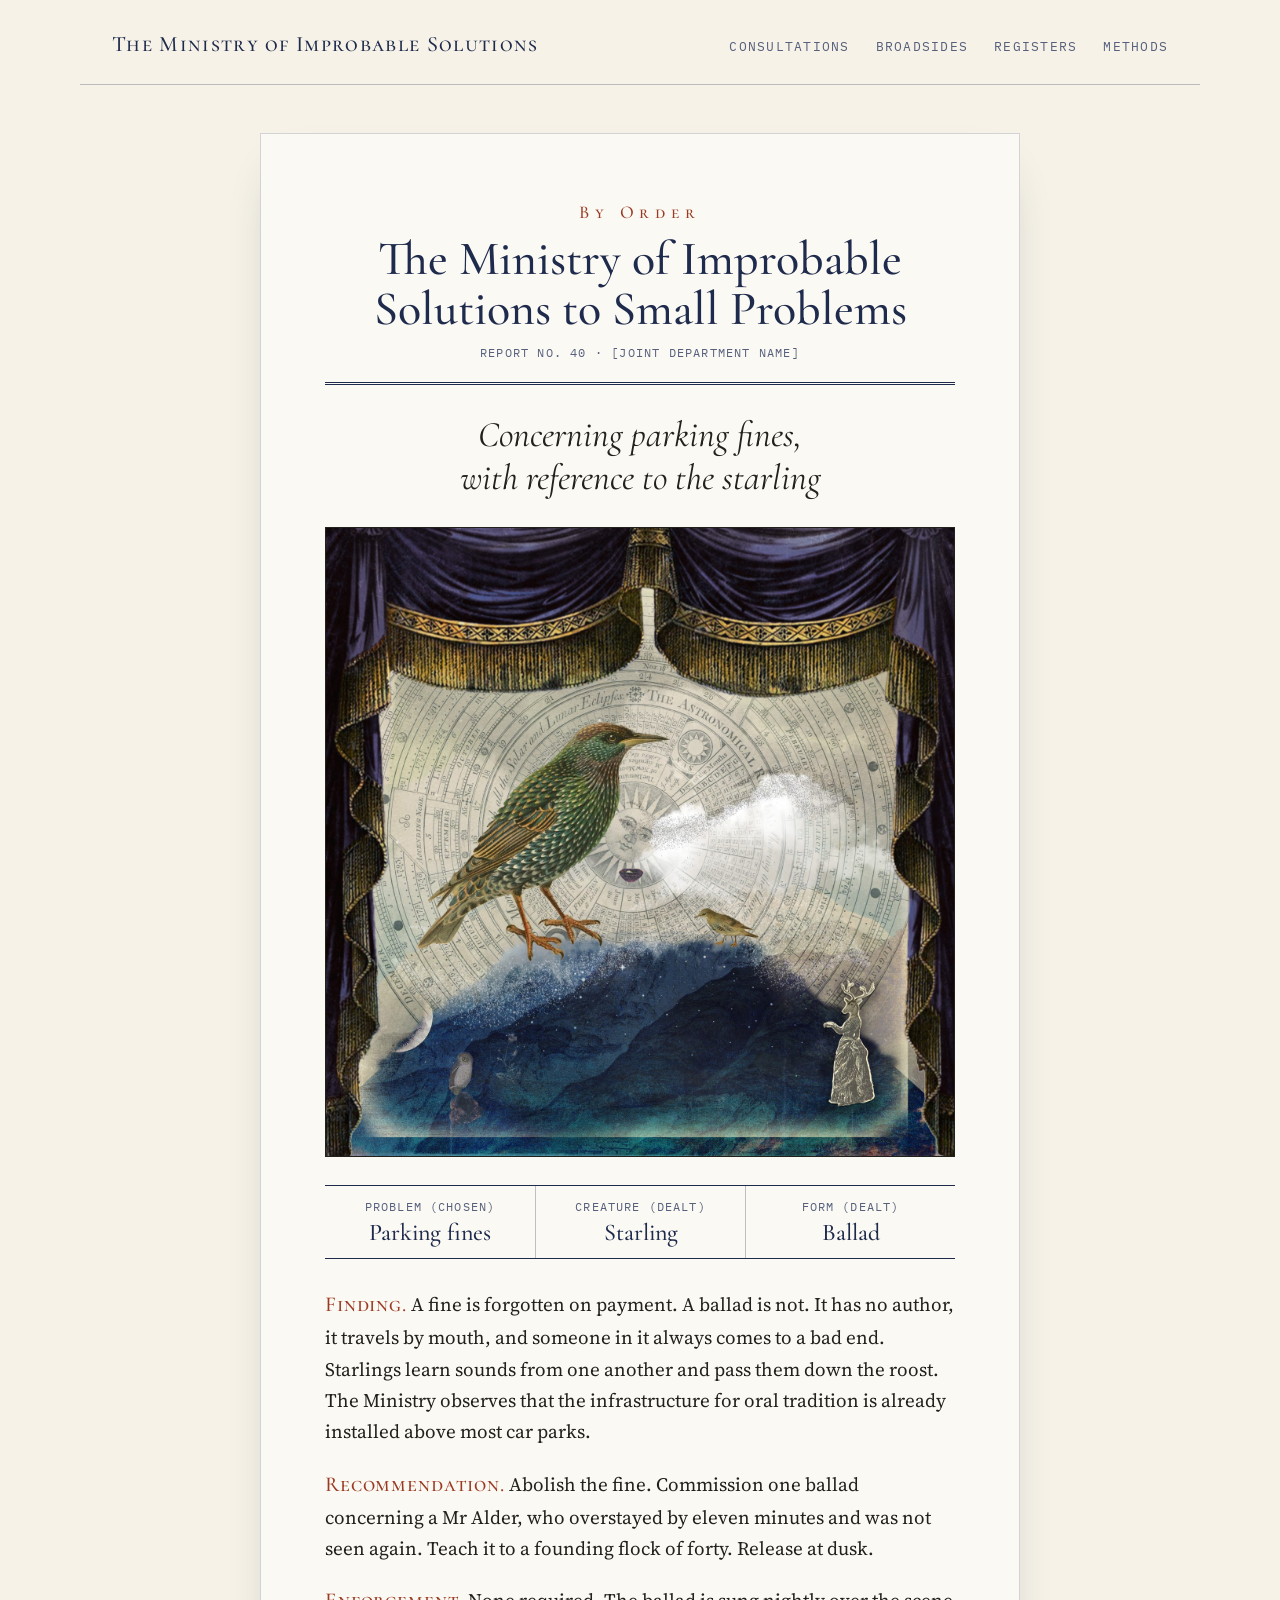
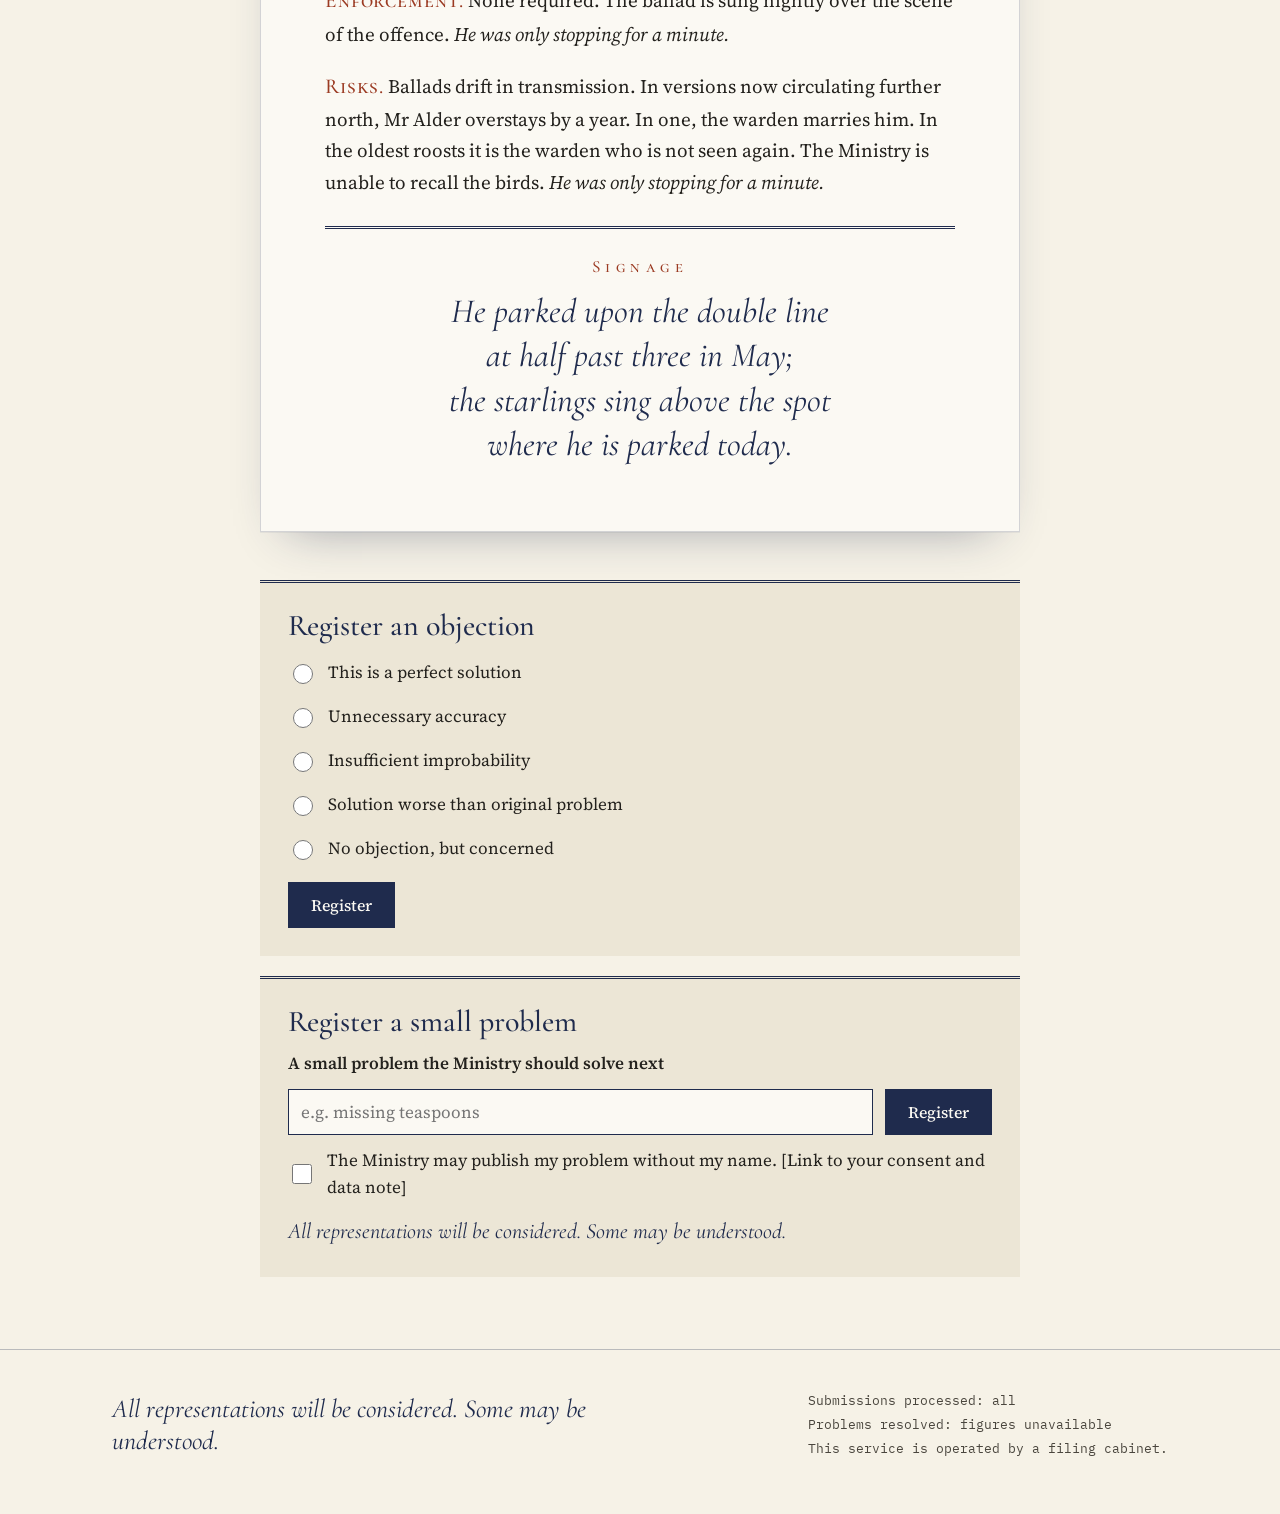
<file: report-40.html>
<!doctype html>
<html lang="en">
<head>
<meta charset="utf-8">
<meta name="viewport" content="width=device-width, initial-scale=1">
<title>Report No. 40: Concerning parking fines · The Ministry of Improbable Solutions</title>
<meta name="description" content="Report No. 40. Problem: parking fines. Creature: starling. Form: ballad.">
<link rel="preconnect" href="https://fonts.googleapis.com">
<link rel="preconnect" href="https://fonts.gstatic.com" crossorigin>
<link href="https://fonts.googleapis.com/css2?family=Cormorant+Garamond:ital,wght@0,400;0,500;0,600;1,400;1,500&family=Cormorant+SC:wght@500&family=Source+Serif+4:ital,opsz,wght@0,8..60,400;0,8..60,600;1,8..60,400&family=IBM+Plex+Mono:wght@400;500&display=swap" rel="stylesheet">
<link rel="stylesheet" href="styles.css">
</head>
<body>
<a class="skip-link" href="#main">Skip to the report</a>

<header class="site-header">
  <a class="site-name" href="index.html">The Ministry of Improbable Solutions</a>
  <nav class="site-nav" aria-label="Main">
    <a href="index.html">Consultations</a>
    <a href="broadsides.html">Broadsides</a>
    <a href="registers.html">Registers</a>
    <a href="methods.html">Methods</a>
  </nav>
</header>

<main id="main" class="page">

  <article class="sheet">
    <div class="masthead">
      <div class="masthead-order">By Order</div>
      <div class="masthead-name">The Ministry of Improbable Solutions to Small Problems</div>
      <div class="masthead-ref">Report No. 40 · [Joint department name]</div>
    </div>

    <h1 class="sheet-title">Concerning parking fines, with reference to the starling</h1>

    <figure class="plate">
      <img src="images/report-39-starling.jpg" width="1600" height="1600" alt="Collaged paper theatre with indigo velvet curtains: a large iridescent starling stands in front of an eighteenth-century astronomical calendar wheel, while a stream of tiny birds pours like smoke from the sun face at its centre and drifts over dark blue mountains. A smaller starling perches on the ridge, a little owl sits on a purple crystal, and a deer-headed figure in a Victorian dress stands to the right.">
    </figure>

    <dl class="particulars">
      <div><dt>Problem (chosen)</dt><dd>Parking fines</dd></div>
      <div><dt>Creature (dealt)</dt><dd>Starling</dd></div>
      <div><dt>Form (dealt)</dt><dd>Ballad</dd></div>
    </dl>

    <div class="report headed">
      <p><span class="head">Finding.</span> A fine is forgotten on payment. A ballad is not. It has no author, it travels by mouth, and someone in it always comes to a bad end. Starlings learn sounds from one another and pass them down the roost. The Ministry observes that the infrastructure for oral tradition is already installed above most car parks.</p>
      <p><span class="head">Recommendation.</span> Abolish the fine. Commission one ballad concerning a Mr Alder, who overstayed by eleven minutes and was not seen again. Teach it to a founding flock of forty. Release at dusk.</p>
      <p><span class="head">Enforcement.</span> None required. The ballad is sung nightly over the scene of the offence. <em>He was only stopping for a minute.</em></p>
      <p><span class="head">Risks.</span> Ballads drift in transmission. In versions now circulating further north, Mr Alder overstays by a year. In one, the warden marries him. In the oldest roosts it is the warden who is not seen again. The Ministry is unable to recall the birds. <em>He was only stopping for a minute.</em></p>
    </div>

    <div class="signage">
      <div class="signage-label">Signage</div>
      <p>He parked upon the double line<br>at half past three in May;<br>the starlings sing above the spot<br>where he is parked today.</p>
    </div>

  </article>

  <section id="register" class="column" aria-label="Registers">

    <form class="register" id="objection-form">
      <fieldset>
        <legend>Register an objection</legend>
        <label class="option"><input type="radio" name="objection" value="perfect">This is a perfect solution</label>
        <label class="option"><input type="radio" name="objection" value="accuracy">Unnecessary accuracy</label>
        <label class="option"><input type="radio" name="objection" value="improbability">Insufficient improbability</label>
        <label class="option"><input type="radio" name="objection" value="worse">Solution worse than original problem</label>
        <label class="option"><input type="radio" name="objection" value="concerned">No objection, but concerned</label>
      </fieldset>
      <button type="submit" class="btn">Register</button>
      <p class="status" id="objection-status" role="status" hidden></p>
    </form>

    <form class="register referred" id="amendment-form" hidden>
      <p class="referral">Objection registered · you are referred to</p>
      <h2>The Public Amendments Office</h2>
      <label class="field-label" for="amendment">What would you keep, change or investigate in this proposal?</label>
      <p class="help">A sentence or two is enough. You do not have to agree with the Ministry.</p>
      <textarea id="amendment" name="amendment" rows="5"></textarea>
      <button type="submit" class="btn">Lodge amendment</button>
      <p class="small">Received by the Department of Improbable Improvements.</p>
      <p class="status" id="amendment-status" role="status" hidden></p>
    </form>

    <form class="register" id="problem-form">
      <h2>Register a small problem</h2>
      <label class="field-label" for="problem">A small problem the Ministry should solve next</label>
      <div class="row">
        <input id="problem" name="problem" type="text" placeholder="e.g. missing teaspoons">
        <button type="submit" class="btn">Register</button>
      </div>
      <label class="option"><input type="checkbox" name="consent">The Ministry may publish my problem without my name. [Link to your consent and data note]</label>
      <p class="status" id="problem-status" role="status" hidden></p>
      <p class="status">All representations will be considered. Some may be understood.</p>
    </form>
  </section>
</main>

<footer class="site-footer">
  <div class="site-footer-inner">
    <p class="motto">All representations will be considered. Some may be understood.</p>
    <div class="footer-status">
      <span>Submissions processed: all</span>
      <span>Problems resolved: figures unavailable</span>
      <span>This service is operated by a filing cabinet.</span>
    </div>
  </div>
</footer>

<script src="script.js"></script>
</body>
</html>
</file>
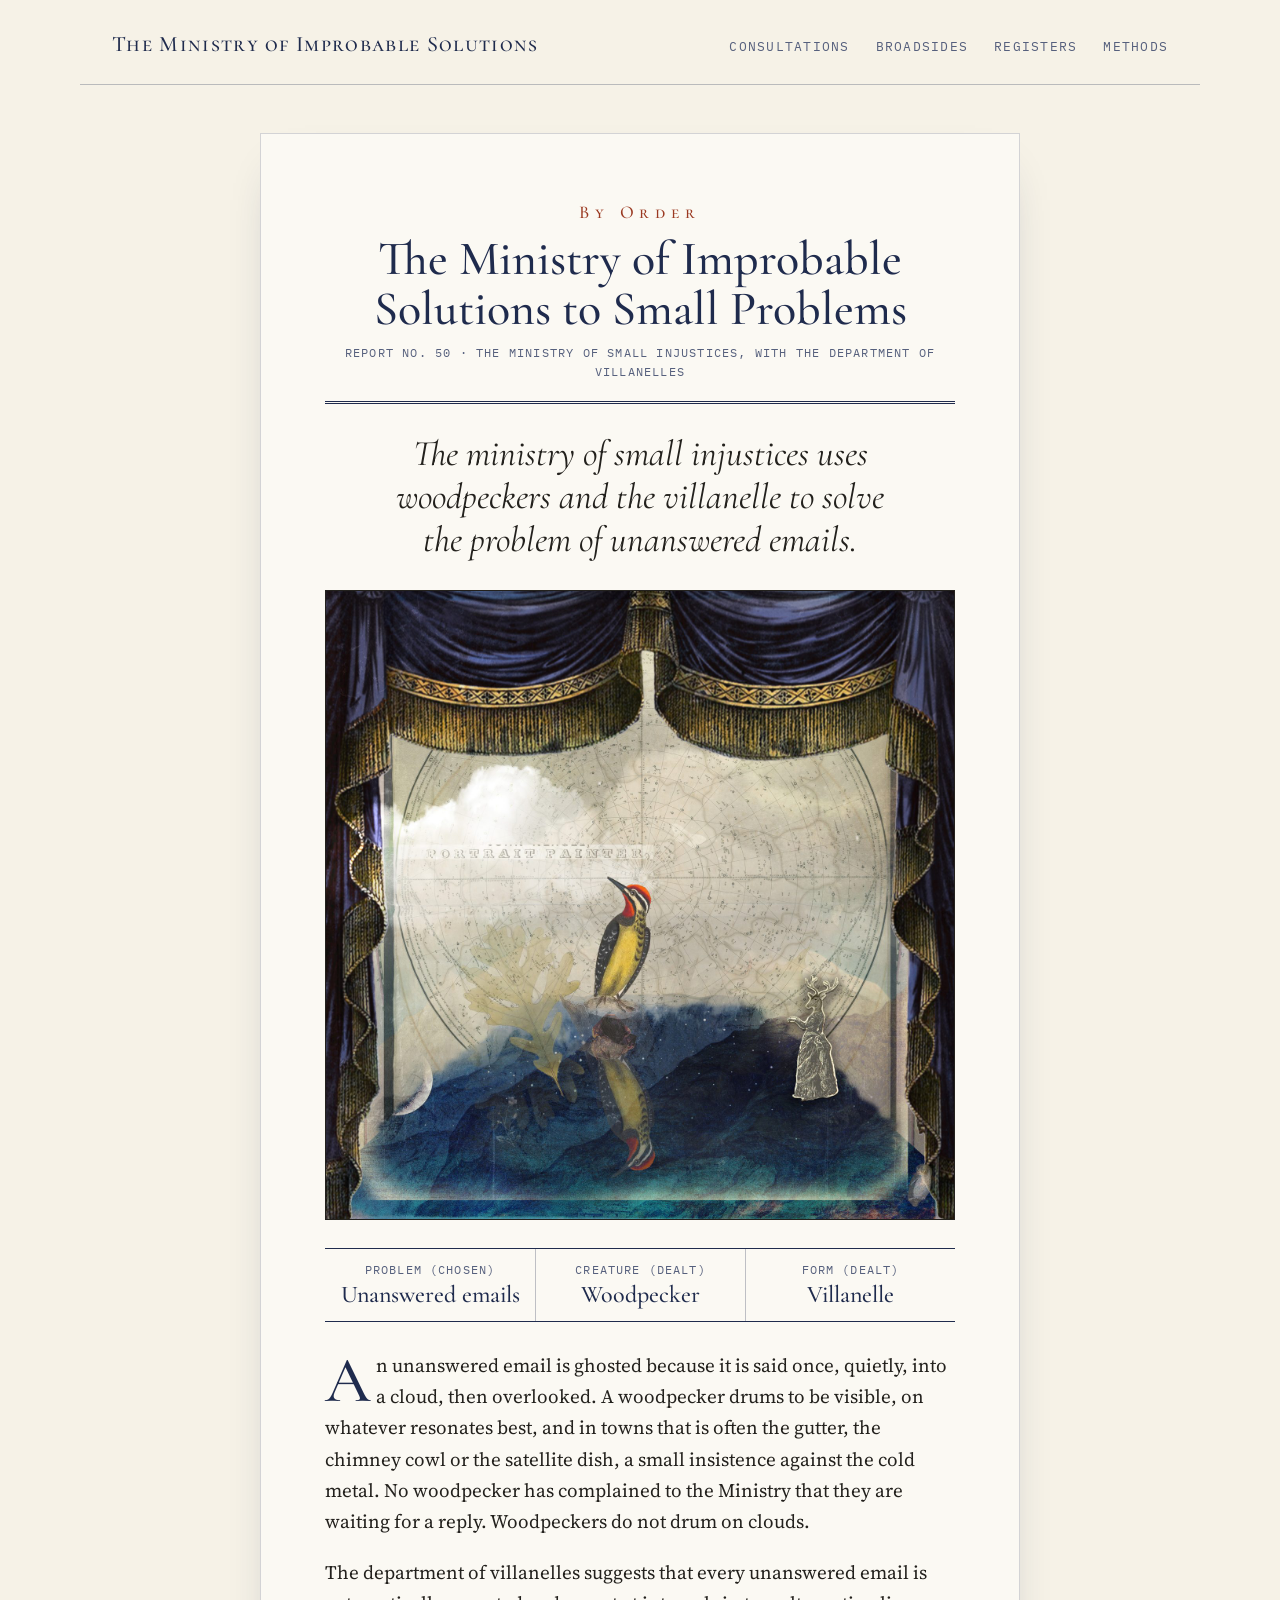
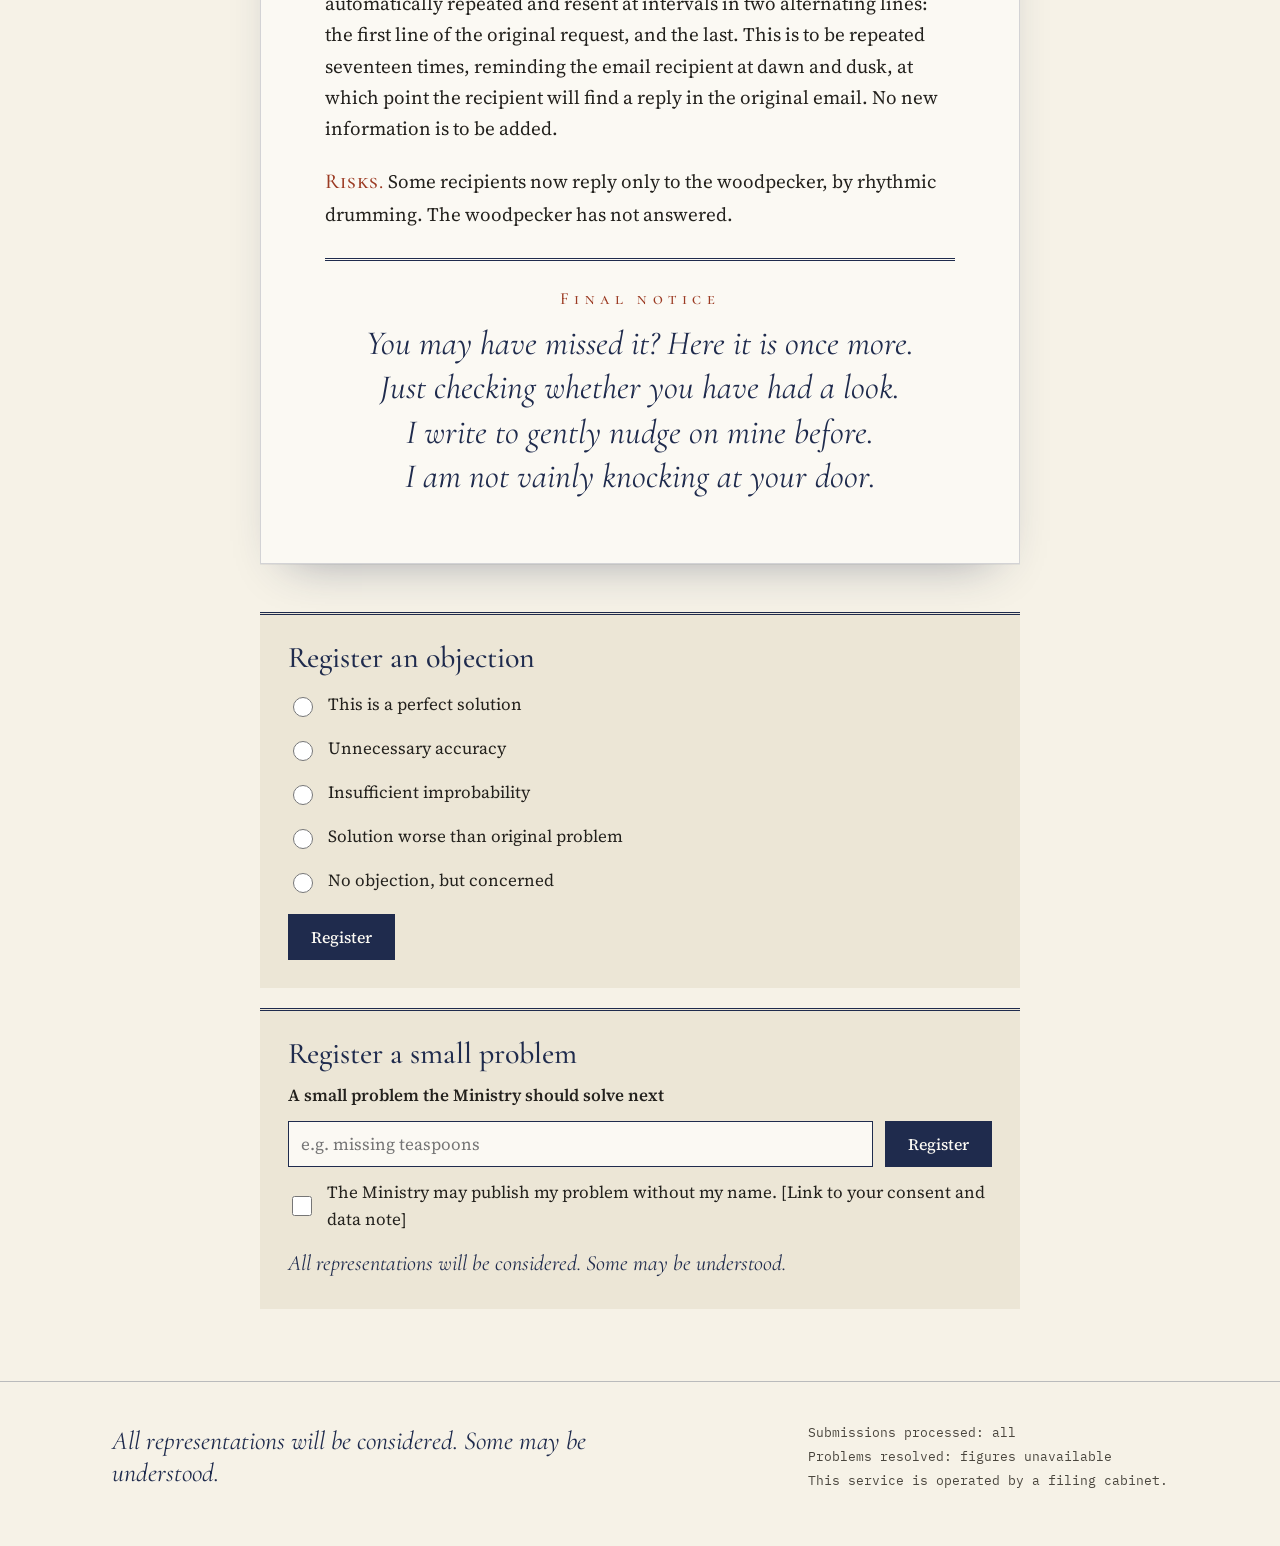
<file: report-50.html>
<!doctype html>
<html lang="en">
<head>
<meta charset="utf-8">
<meta name="viewport" content="width=device-width, initial-scale=1">
<title>Report No. 50: Unanswered emails, by woodpecker and villanelle · The Ministry of Improbable Solutions</title>
<meta name="description" content="Report No. 50. Problem: unanswered emails. Creature: woodpecker. Form: villanelle.">
<link rel="preconnect" href="https://fonts.googleapis.com">
<link rel="preconnect" href="https://fonts.gstatic.com" crossorigin>
<link href="https://fonts.googleapis.com/css2?family=Cormorant+Garamond:ital,wght@0,400;0,500;0,600;1,400;1,500&family=Cormorant+SC:wght@500&family=Source+Serif+4:ital,opsz,wght@0,8..60,400;0,8..60,600;1,8..60,400&family=IBM+Plex+Mono:wght@400;500&display=swap" rel="stylesheet">
<link rel="stylesheet" href="styles.css">
</head>
<body>
<a class="skip-link" href="#main">Skip to the report</a>

<header class="site-header">
  <a class="site-name" href="index.html">The Ministry of Improbable Solutions</a>
  <nav class="site-nav" aria-label="Main">
    <a href="index.html">Consultations</a>
    <a href="broadsides.html">Broadsides</a>
    <a href="registers.html">Registers</a>
    <a href="methods.html">Methods</a>
  </nav>
</header>

<main id="main" class="page">

  <article class="sheet">
    <div class="masthead">
      <div class="masthead-order">By Order</div>
      <div class="masthead-name">The Ministry of Improbable Solutions to Small Problems</div>
      <div class="masthead-ref">Report No. 50 · The ministry of small injustices, with the department of villanelles</div>
    </div>

    <h1 class="sheet-title">The ministry of small injustices uses woodpeckers and the villanelle to solve the problem of unanswered emails.</h1>

    <figure class="plate">
      <img src="images/report-50-woodpecker.jpg" width="1600" height="1600" alt="Collaged paper theatre with blue velvet curtains: a woodpecker perches above dark blue mountains and looks up at a cloud drifting across an old star chart, beside a strip of old lettering reading “Portrait Painter”. Its reflection hangs upside down in the mountains below, next to a pale oak leaf; a deer-headed figure in a Victorian dress stands to the right.">
    </figure>

    <dl class="particulars">
      <div><dt>Problem (chosen)</dt><dd>Unanswered emails</dd></div>
      <div><dt>Creature (dealt)</dt><dd>Woodpecker</dd></div>
      <div><dt>Form (dealt)</dt><dd>Villanelle</dd></div>
    </dl>

    <div class="report">
      <p>An unanswered email is ghosted because it is said once, quietly, into a cloud, then overlooked. A woodpecker drums to be visible, on whatever resonates best, and in towns that is often the gutter, the chimney cowl or the satellite dish, a small insistence against the cold metal. No woodpecker has complained to the Ministry that they are waiting for a reply. Woodpeckers do not drum on clouds.</p>
      <p>The department of villanelles suggests that every unanswered email is automatically repeated and resent at intervals in two alternating lines: the first line of the original request, and the last. This is to be repeated seventeen times, reminding the email recipient at dawn and dusk, at which point the recipient will find a reply in the original email. No new information is to be added.</p>
      <p><span class="head">Risks.</span> Some recipients now reply only to the woodpecker, by rhythmic drumming. The woodpecker has not&nbsp;answered.</p>
    </div>

    <div class="signage">
      <div class="signage-label">Final notice</div>
      <p>You may have missed it? Here it is once more.<br>Just checking whether you have had a look.<br>I write to gently nudge on mine before.<br>I am not vainly knocking at your door.</p>
    </div>

  </article>

  <section id="register" class="column" aria-label="Registers">

    <form class="register" id="objection-form">
      <fieldset>
        <legend>Register an objection</legend>
        <label class="option"><input type="radio" name="objection" value="perfect">This is a perfect solution</label>
        <label class="option"><input type="radio" name="objection" value="accuracy">Unnecessary accuracy</label>
        <label class="option"><input type="radio" name="objection" value="improbability">Insufficient improbability</label>
        <label class="option"><input type="radio" name="objection" value="worse">Solution worse than original problem</label>
        <label class="option"><input type="radio" name="objection" value="concerned">No objection, but concerned</label>
      </fieldset>
      <button type="submit" class="btn">Register</button>
      <p class="status" id="objection-status" role="status" hidden></p>
    </form>

    <form class="register referred" id="amendment-form" hidden>
      <p class="referral">Objection registered · you are referred to</p>
      <h2>The Public Amendments Office</h2>
      <label class="field-label" for="amendment">What would you keep, change or investigate in this proposal?</label>
      <p class="help">A sentence or two is enough. You do not have to agree with the Ministry.</p>
      <textarea id="amendment" name="amendment" rows="5"></textarea>
      <button type="submit" class="btn">Lodge amendment</button>
      <p class="small">Received by the Department of Improbable Improvements.</p>
      <p class="status" id="amendment-status" role="status" hidden></p>
    </form>

    <form class="register" id="problem-form">
      <h2>Register a small problem</h2>
      <label class="field-label" for="problem">A small problem the Ministry should solve next</label>
      <div class="row">
        <input id="problem" name="problem" type="text" placeholder="e.g. missing teaspoons">
        <button type="submit" class="btn">Register</button>
      </div>
      <label class="option"><input type="checkbox" name="consent">The Ministry may publish my problem without my name. [Link to your consent and data note]</label>
      <p class="status" id="problem-status" role="status" hidden></p>
      <p class="status">All representations will be considered. Some may be understood.</p>
    </form>
  </section>
</main>

<footer class="site-footer">
  <div class="site-footer-inner">
    <p class="motto">All representations will be considered. Some may be understood.</p>
    <div class="footer-status">
      <span>Submissions processed: all</span>
      <span>Problems resolved: figures unavailable</span>
      <span>This service is operated by a filing cabinet.</span>
    </div>
  </div>
</footer>

<script src="script.js"></script>
</body>
</html>
</file>
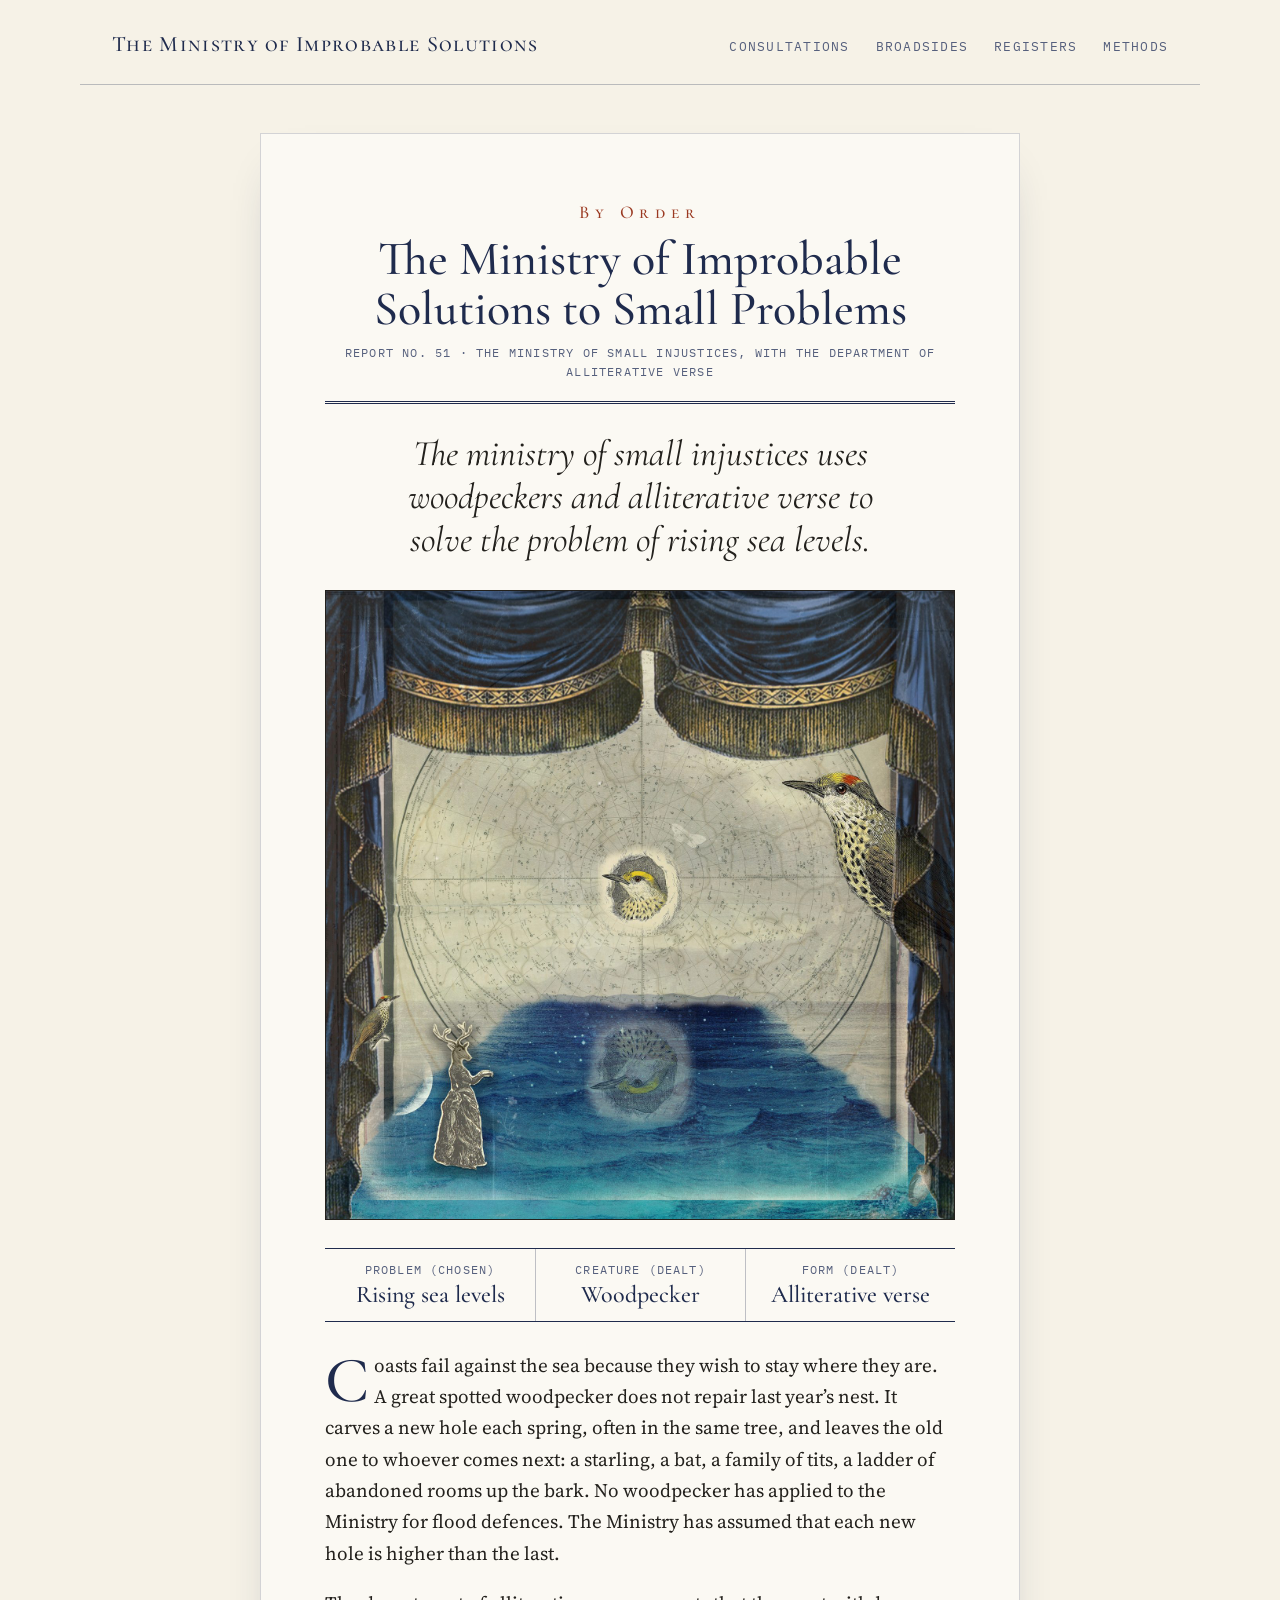
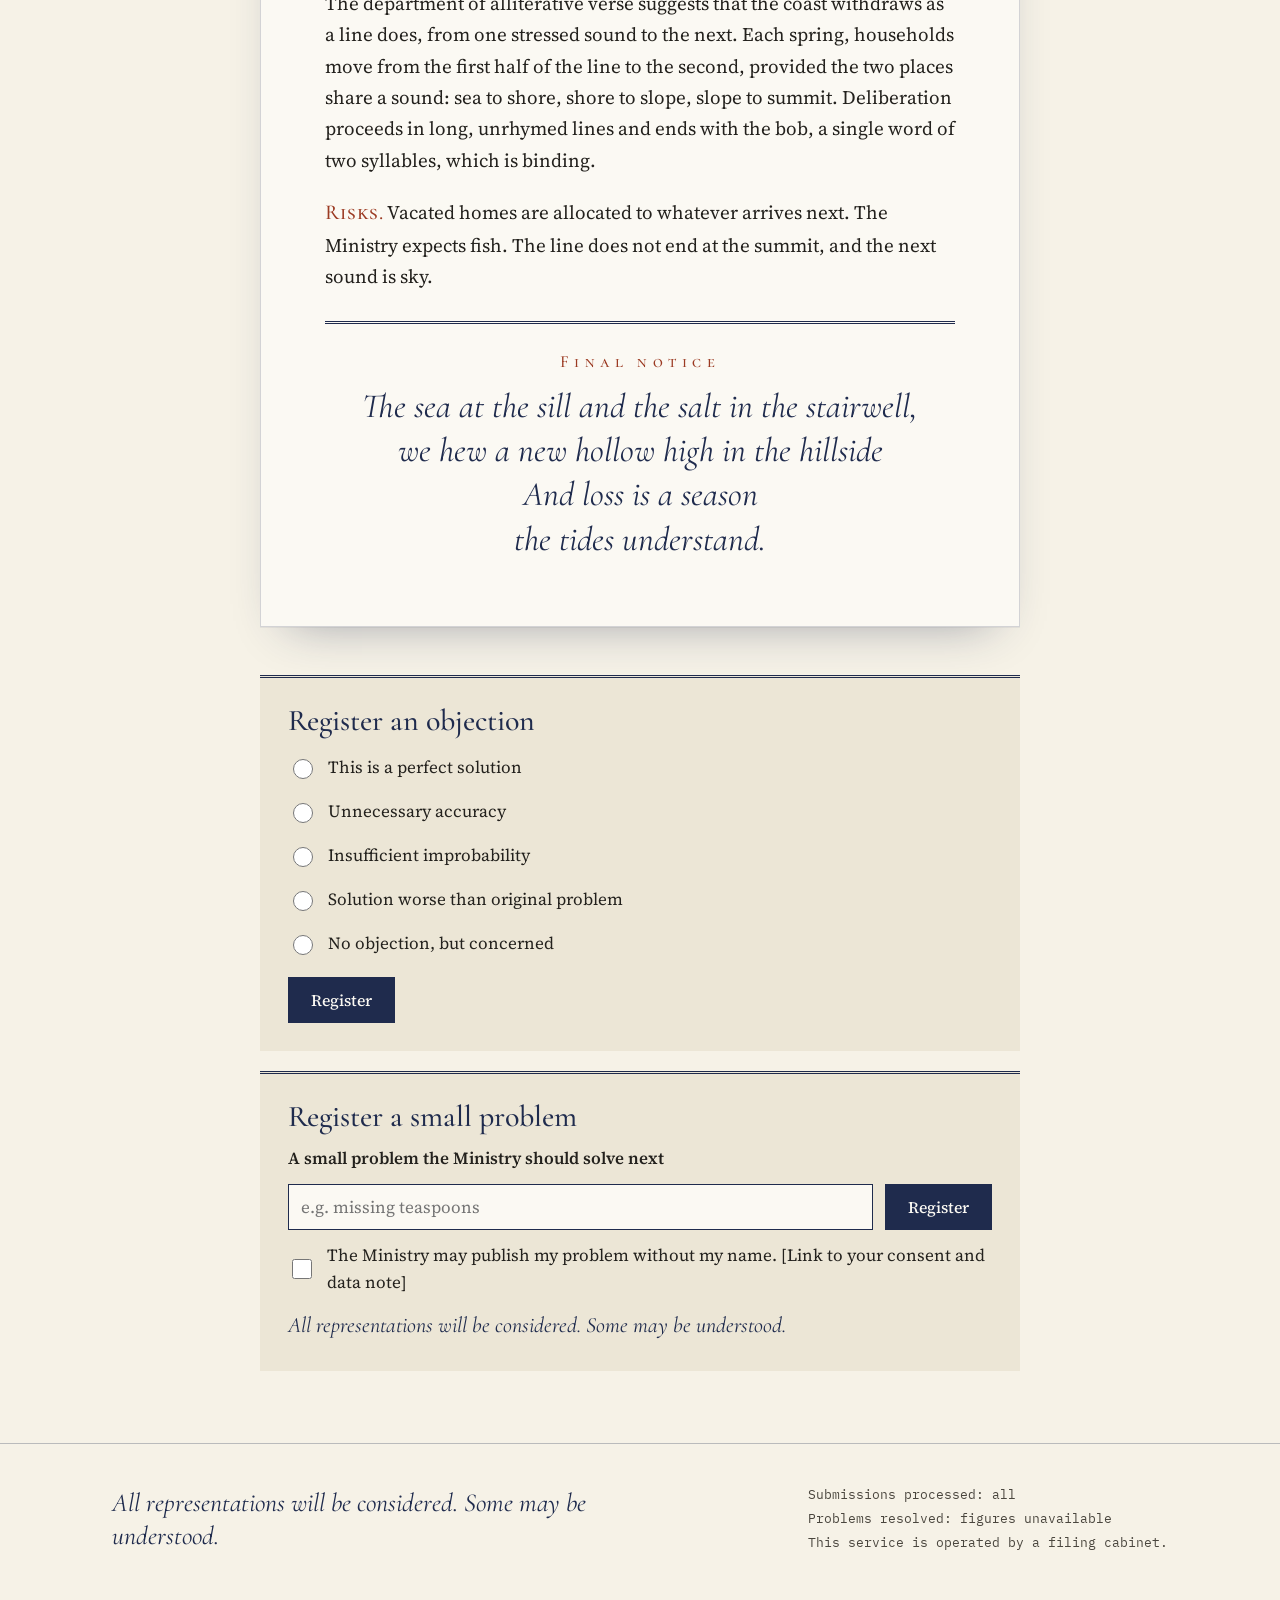
<file: report-51.html>
<!doctype html>
<html lang="en">
<head>
<meta charset="utf-8">
<meta name="viewport" content="width=device-width, initial-scale=1">
<title>Report No. 51: Rising sea levels, by woodpecker and alliterative verse · The Ministry of Improbable Solutions</title>
<meta name="description" content="Report No. 51. Problem: rising sea levels. Creature: woodpecker. Form: alliterative verse.">
<link rel="preconnect" href="https://fonts.googleapis.com">
<link rel="preconnect" href="https://fonts.gstatic.com" crossorigin>
<link href="https://fonts.googleapis.com/css2?family=Cormorant+Garamond:ital,wght@0,400;0,500;0,600;1,400;1,500&family=Cormorant+SC:wght@500&family=Source+Serif+4:ital,opsz,wght@0,8..60,400;0,8..60,600;1,8..60,400&family=IBM+Plex+Mono:wght@400;500&display=swap" rel="stylesheet">
<link rel="stylesheet" href="styles.css">
</head>
<body>
<a class="skip-link" href="#main">Skip to the report</a>

<header class="site-header">
  <a class="site-name" href="index.html">The Ministry of Improbable Solutions</a>
  <nav class="site-nav" aria-label="Main">
    <a href="index.html">Consultations</a>
    <a href="broadsides.html">Broadsides</a>
    <a href="registers.html">Registers</a>
    <a href="methods.html">Methods</a>
  </nav>
</header>

<main id="main" class="page">

  <article class="sheet">
    <div class="masthead">
      <div class="masthead-order">By Order</div>
      <div class="masthead-name">The Ministry of Improbable Solutions to Small Problems</div>
      <div class="masthead-ref">Report No. 51 · The ministry of small injustices, with the department of alliterative verse</div>
    </div>

    <h1 class="sheet-title">The ministry of small injustices uses woodpeckers and alliterative verse to solve the problem of rising sea levels.</h1>

    <figure class="plate">
      <img src="images/report-51-woodpecker.jpg" width="1600" height="1600" alt="Collaged paper theatre with blue velvet curtains: a woodpecker looks out of a round hole cut into an old star chart, its reflection upside down in the dark sea below. A larger woodpecker enters from the right, a small one perches on the left curtain, and a deer-headed figure in a Victorian dress stands at the edge of the stage.">
    </figure>

    <dl class="particulars">
      <div><dt>Problem (chosen)</dt><dd>Rising sea levels</dd></div>
      <div><dt>Creature (dealt)</dt><dd>Woodpecker</dd></div>
      <div><dt>Form (dealt)</dt><dd>Alliterative verse</dd></div>
    </dl>

    <div class="report">
      <p>Coasts fail against the sea because they wish to stay where they are. A great spotted woodpecker does not repair last year’s nest. It carves a new hole each spring, often in the same tree, and leaves the old one to whoever comes next: a starling, a bat, a family of tits, a ladder of abandoned rooms up the bark. No woodpecker has applied to the Ministry for flood defences. The Ministry has assumed that each new hole is higher than the last.</p>
      <p>The department of alliterative verse suggests that the coast withdraws as a line does, from one stressed sound to the next. Each spring, households move from the first half of the line to the second, provided the two places share a sound: sea to shore, shore to slope, slope to summit. Deliberation proceeds in long, unrhymed lines and ends with the bob, a single word of two syllables, which is binding.</p>
      <p><span class="head">Risks.</span> Vacated homes are allocated to whatever arrives next. The Ministry expects fish. The line does not end at the summit, and the next sound is&nbsp;sky.</p>
    </div>

    <div class="signage">
      <div class="signage-label">Final notice</div>
      <p>The sea at the sill and the salt in the stairwell,<br>we hew a new hollow high in the hillside<br>And loss is a season<br>the tides understand.</p>
    </div>

  </article>

  <section id="register" class="column" aria-label="Registers">

    <form class="register" id="objection-form">
      <fieldset>
        <legend>Register an objection</legend>
        <label class="option"><input type="radio" name="objection" value="perfect">This is a perfect solution</label>
        <label class="option"><input type="radio" name="objection" value="accuracy">Unnecessary accuracy</label>
        <label class="option"><input type="radio" name="objection" value="improbability">Insufficient improbability</label>
        <label class="option"><input type="radio" name="objection" value="worse">Solution worse than original problem</label>
        <label class="option"><input type="radio" name="objection" value="concerned">No objection, but concerned</label>
      </fieldset>
      <button type="submit" class="btn">Register</button>
      <p class="status" id="objection-status" role="status" hidden></p>
    </form>

    <form class="register referred" id="amendment-form" hidden>
      <p class="referral">Objection registered · you are referred to</p>
      <h2>The Public Amendments Office</h2>
      <label class="field-label" for="amendment">What would you keep, change or investigate in this proposal?</label>
      <p class="help">A sentence or two is enough. You do not have to agree with the Ministry.</p>
      <textarea id="amendment" name="amendment" rows="5"></textarea>
      <button type="submit" class="btn">Lodge amendment</button>
      <p class="small">Received by the Department of Improbable Improvements.</p>
      <p class="status" id="amendment-status" role="status" hidden></p>
    </form>

    <form class="register" id="problem-form">
      <h2>Register a small problem</h2>
      <label class="field-label" for="problem">A small problem the Ministry should solve next</label>
      <div class="row">
        <input id="problem" name="problem" type="text" placeholder="e.g. missing teaspoons">
        <button type="submit" class="btn">Register</button>
      </div>
      <label class="option"><input type="checkbox" name="consent">The Ministry may publish my problem without my name. [Link to your consent and data note]</label>
      <p class="status" id="problem-status" role="status" hidden></p>
      <p class="status">All representations will be considered. Some may be understood.</p>
    </form>
  </section>
</main>

<footer class="site-footer">
  <div class="site-footer-inner">
    <p class="motto">All representations will be considered. Some may be understood.</p>
    <div class="footer-status">
      <span>Submissions processed: all</span>
      <span>Problems resolved: figures unavailable</span>
      <span>This service is operated by a filing cabinet.</span>
    </div>
  </div>
</footer>

<script src="script.js"></script>
</body>
</html>
</file>
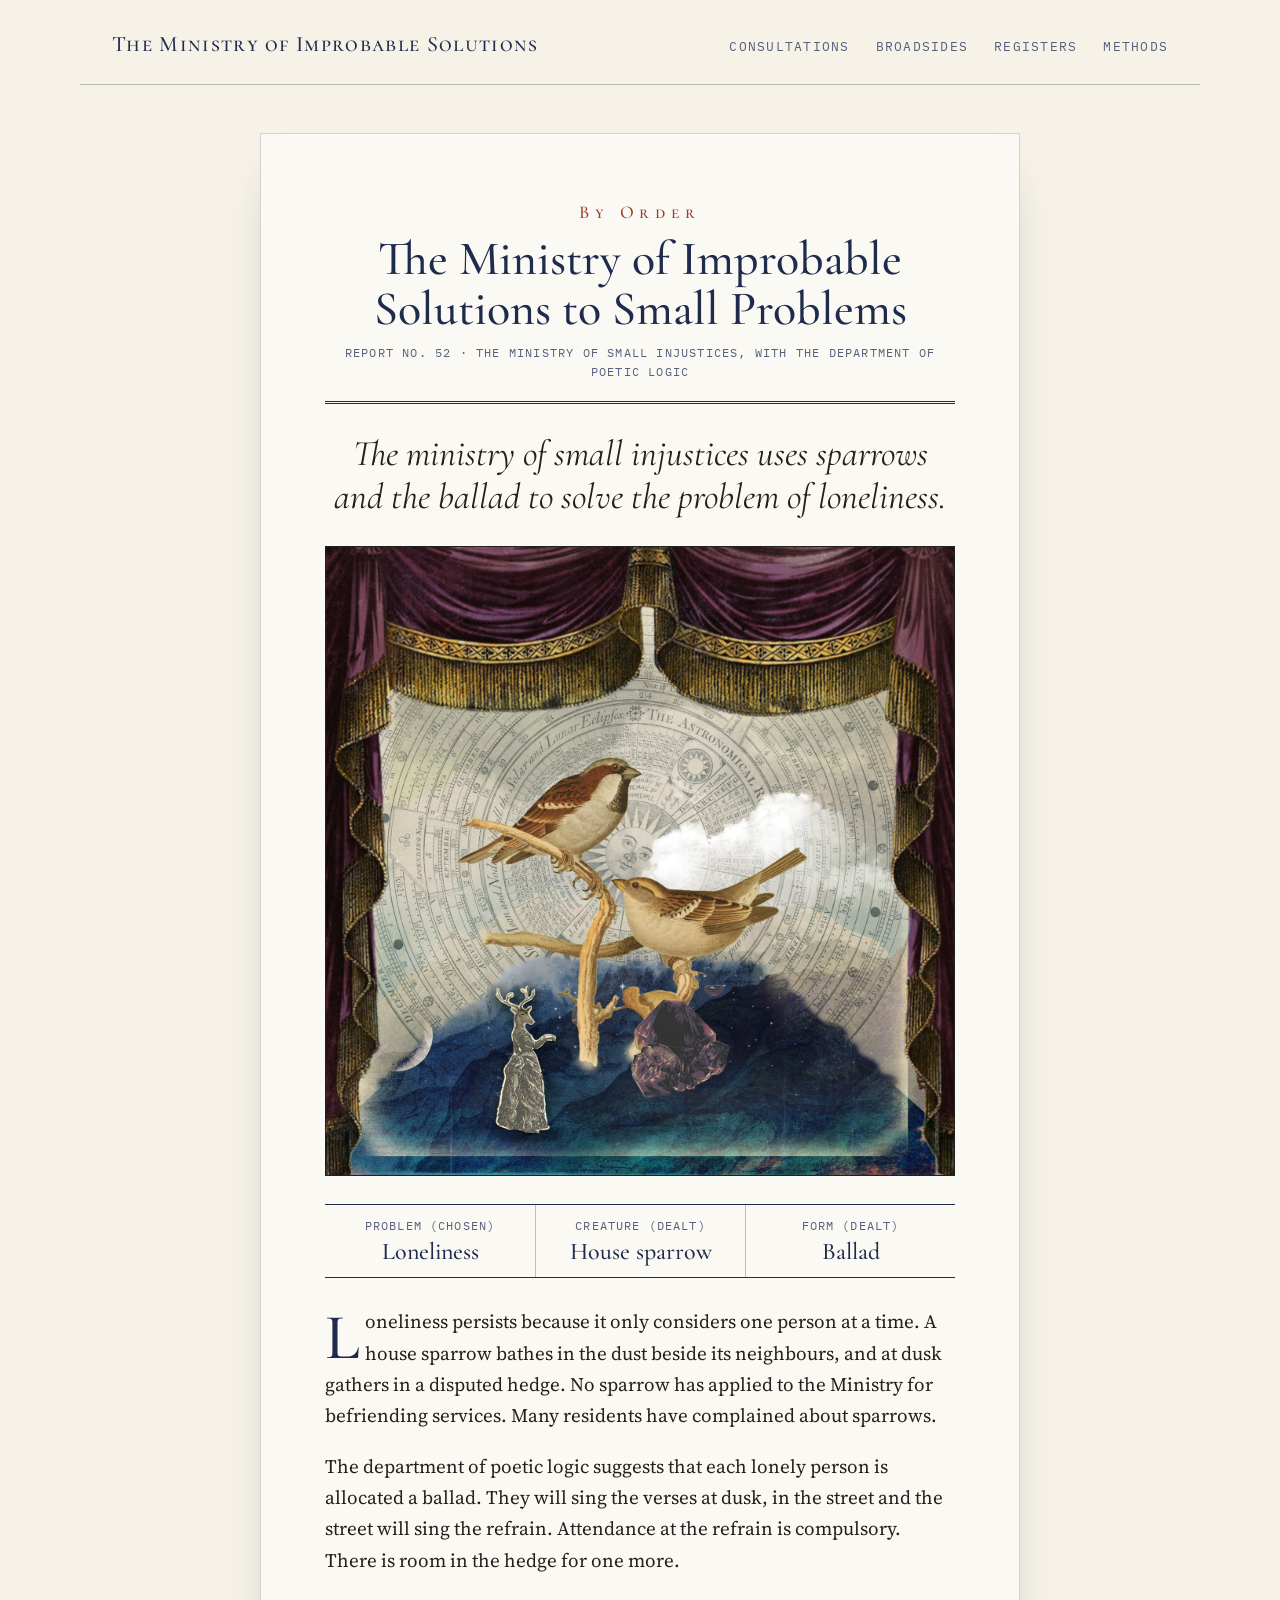
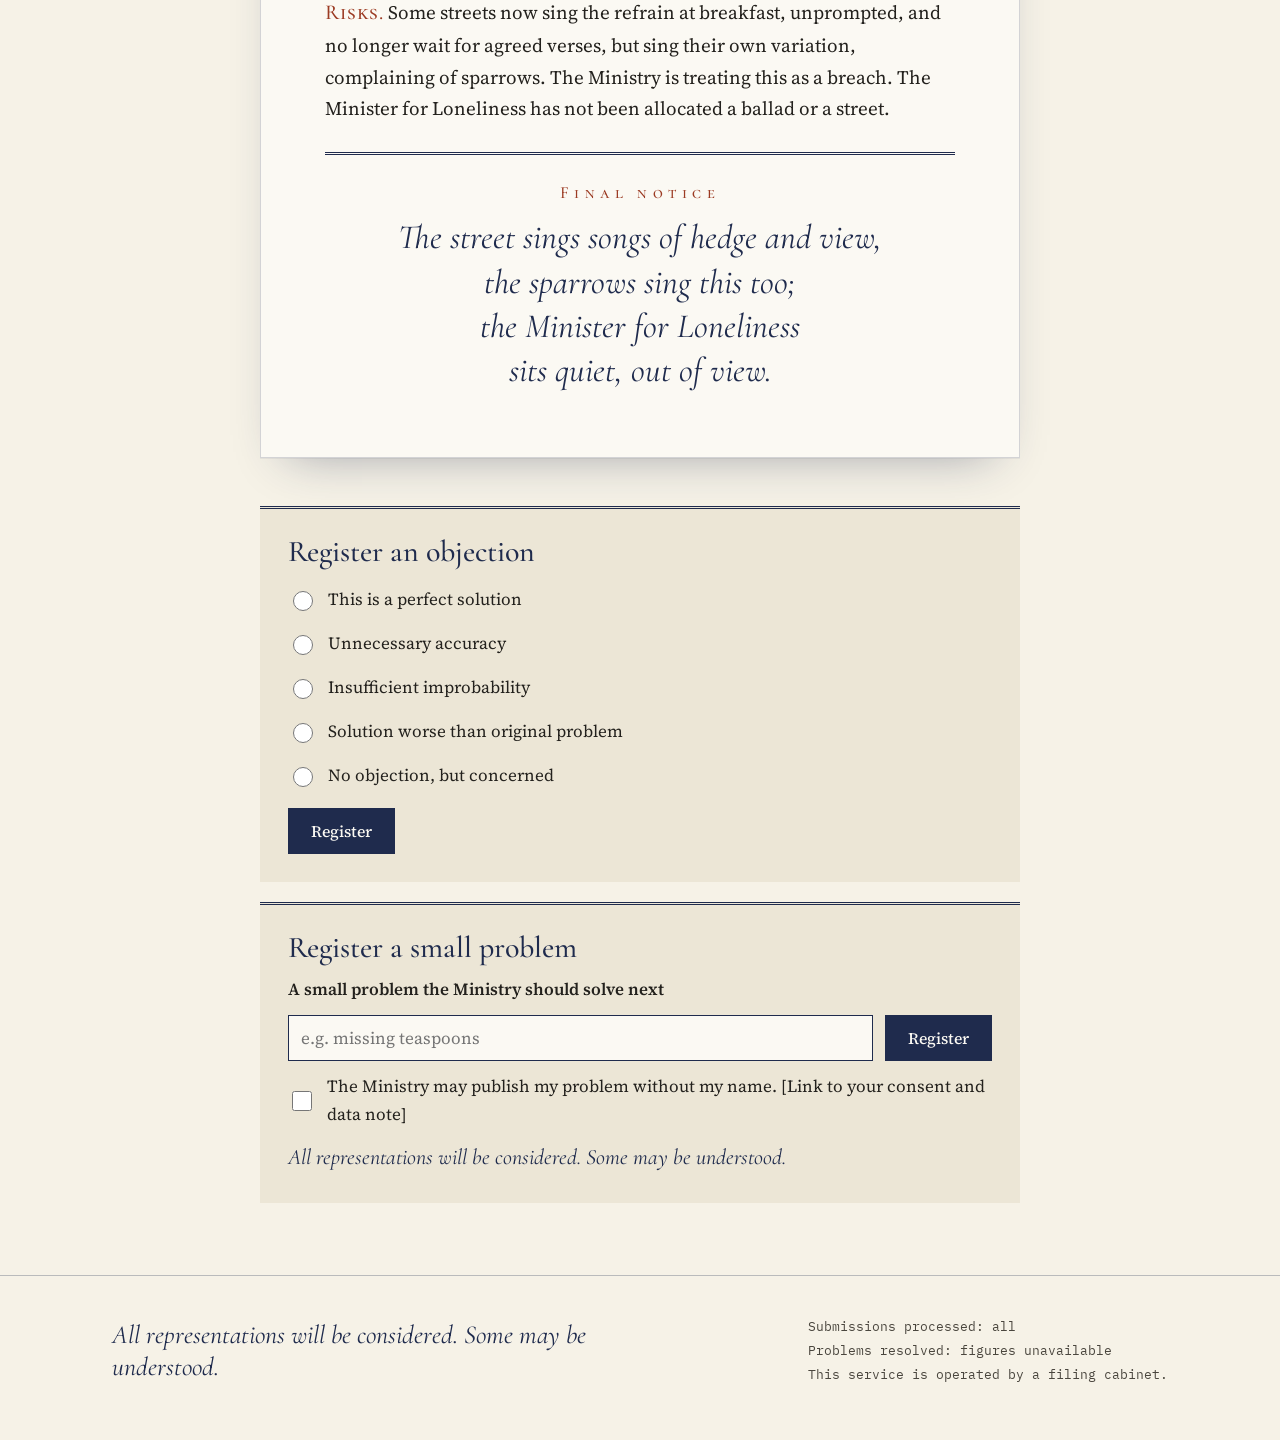
<file: report-52.html>
<!doctype html>
<html lang="en">
<head>
<meta charset="utf-8">
<meta name="viewport" content="width=device-width, initial-scale=1">
<title>Report No. 52: Loneliness, by house sparrow and ballad · The Ministry of Improbable Solutions</title>
<meta name="description" content="Report No. 52. Problem: loneliness. Creature: house sparrow. Form: ballad.">
<link rel="preconnect" href="https://fonts.googleapis.com">
<link rel="preconnect" href="https://fonts.gstatic.com" crossorigin>
<link href="https://fonts.googleapis.com/css2?family=Cormorant+Garamond:ital,wght@0,400;0,500;0,600;1,400;1,500&family=Cormorant+SC:wght@500&family=Source+Serif+4:ital,opsz,wght@0,8..60,400;0,8..60,600;1,8..60,400&family=IBM+Plex+Mono:wght@400;500&display=swap" rel="stylesheet">
<link rel="stylesheet" href="styles.css">
</head>
<body>
<a class="skip-link" href="#main">Skip to the report</a>

<header class="site-header">
  <a class="site-name" href="index.html">The Ministry of Improbable Solutions</a>
  <nav class="site-nav" aria-label="Main">
    <a href="index.html">Consultations</a>
    <a href="broadsides.html">Broadsides</a>
    <a href="registers.html">Registers</a>
    <a href="methods.html">Methods</a>
  </nav>
</header>

<main id="main" class="page">

  <article class="sheet">
    <div class="masthead">
      <div class="masthead-order">By Order</div>
      <div class="masthead-name">The Ministry of Improbable Solutions to Small Problems</div>
      <div class="masthead-ref">Report No. 52 · The ministry of small injustices, with the department of poetic logic</div>
    </div>

    <h1 class="sheet-title">The ministry of small injustices uses sparrows and the ballad to solve the problem of loneliness.</h1>

    <figure class="plate">
      <img src="images/report-52-sparrow.jpg" width="1600" height="1600" alt="Collaged paper theatre with plum velvet curtains: a pair of house sparrows, male and female, perch on a bare branch in front of an eighteenth-century astronomical calendar wheel with a sun face at its centre, a small cloud drifting beside them. Below, dark blue mountains, a cluster of purple crystals, and a deer-headed figure in a Victorian dress.">
    </figure>

    <dl class="particulars">
      <div><dt>Problem (chosen)</dt><dd>Loneliness</dd></div>
      <div><dt>Creature (dealt)</dt><dd>House sparrow</dd></div>
      <div><dt>Form (dealt)</dt><dd>Ballad</dd></div>
    </dl>

    <div class="report">
      <p>Loneliness persists because it only considers one person at a time. A house sparrow bathes in the dust beside its neighbours, and at dusk gathers in a disputed hedge. No sparrow has applied to the Ministry for befriending services. Many residents have complained about sparrows.</p>
      <p>The department of poetic logic suggests that each lonely person is allocated a ballad. They will sing the verses at dusk, in the street and the street will sing the refrain. Attendance at the refrain is compulsory. There is room in the hedge for one more.</p>
      <p><span class="head">Risks.</span> Some streets now sing the refrain at breakfast, unprompted, and no longer wait for agreed verses, but sing their own variation, complaining of sparrows. The Ministry is treating this as a breach. The Minister for Loneliness has not been allocated a ballad or a&nbsp;street.</p>
    </div>

    <div class="signage">
      <div class="signage-label">Final notice</div>
      <p>The street sings songs of hedge and view,<br>the sparrows sing this too;<br>the Minister for Loneliness<br>sits quiet, out of view.</p>
    </div>

  </article>

  <section id="register" class="column" aria-label="Registers">

    <form class="register" id="objection-form">
      <fieldset>
        <legend>Register an objection</legend>
        <label class="option"><input type="radio" name="objection" value="perfect">This is a perfect solution</label>
        <label class="option"><input type="radio" name="objection" value="accuracy">Unnecessary accuracy</label>
        <label class="option"><input type="radio" name="objection" value="improbability">Insufficient improbability</label>
        <label class="option"><input type="radio" name="objection" value="worse">Solution worse than original problem</label>
        <label class="option"><input type="radio" name="objection" value="concerned">No objection, but concerned</label>
      </fieldset>
      <button type="submit" class="btn">Register</button>
      <p class="status" id="objection-status" role="status" hidden></p>
    </form>

    <form class="register referred" id="amendment-form" hidden>
      <p class="referral">Objection registered · you are referred to</p>
      <h2>The Public Amendments Office</h2>
      <label class="field-label" for="amendment">What would you keep, change or investigate in this proposal?</label>
      <p class="help">A sentence or two is enough. You do not have to agree with the Ministry.</p>
      <textarea id="amendment" name="amendment" rows="5"></textarea>
      <button type="submit" class="btn">Lodge amendment</button>
      <p class="small">Received by the Department of Improbable Improvements.</p>
      <p class="status" id="amendment-status" role="status" hidden></p>
    </form>

    <form class="register" id="problem-form">
      <h2>Register a small problem</h2>
      <label class="field-label" for="problem">A small problem the Ministry should solve next</label>
      <div class="row">
        <input id="problem" name="problem" type="text" placeholder="e.g. missing teaspoons">
        <button type="submit" class="btn">Register</button>
      </div>
      <label class="option"><input type="checkbox" name="consent">The Ministry may publish my problem without my name. [Link to your consent and data note]</label>
      <p class="status" id="problem-status" role="status" hidden></p>
      <p class="status">All representations will be considered. Some may be understood.</p>
    </form>
  </section>
</main>

<footer class="site-footer">
  <div class="site-footer-inner">
    <p class="motto">All representations will be considered. Some may be understood.</p>
    <div class="footer-status">
      <span>Submissions processed: all</span>
      <span>Problems resolved: figures unavailable</span>
      <span>This service is operated by a filing cabinet.</span>
    </div>
  </div>
</footer>

<script src="script.js"></script>
</body>
</html>
</file>
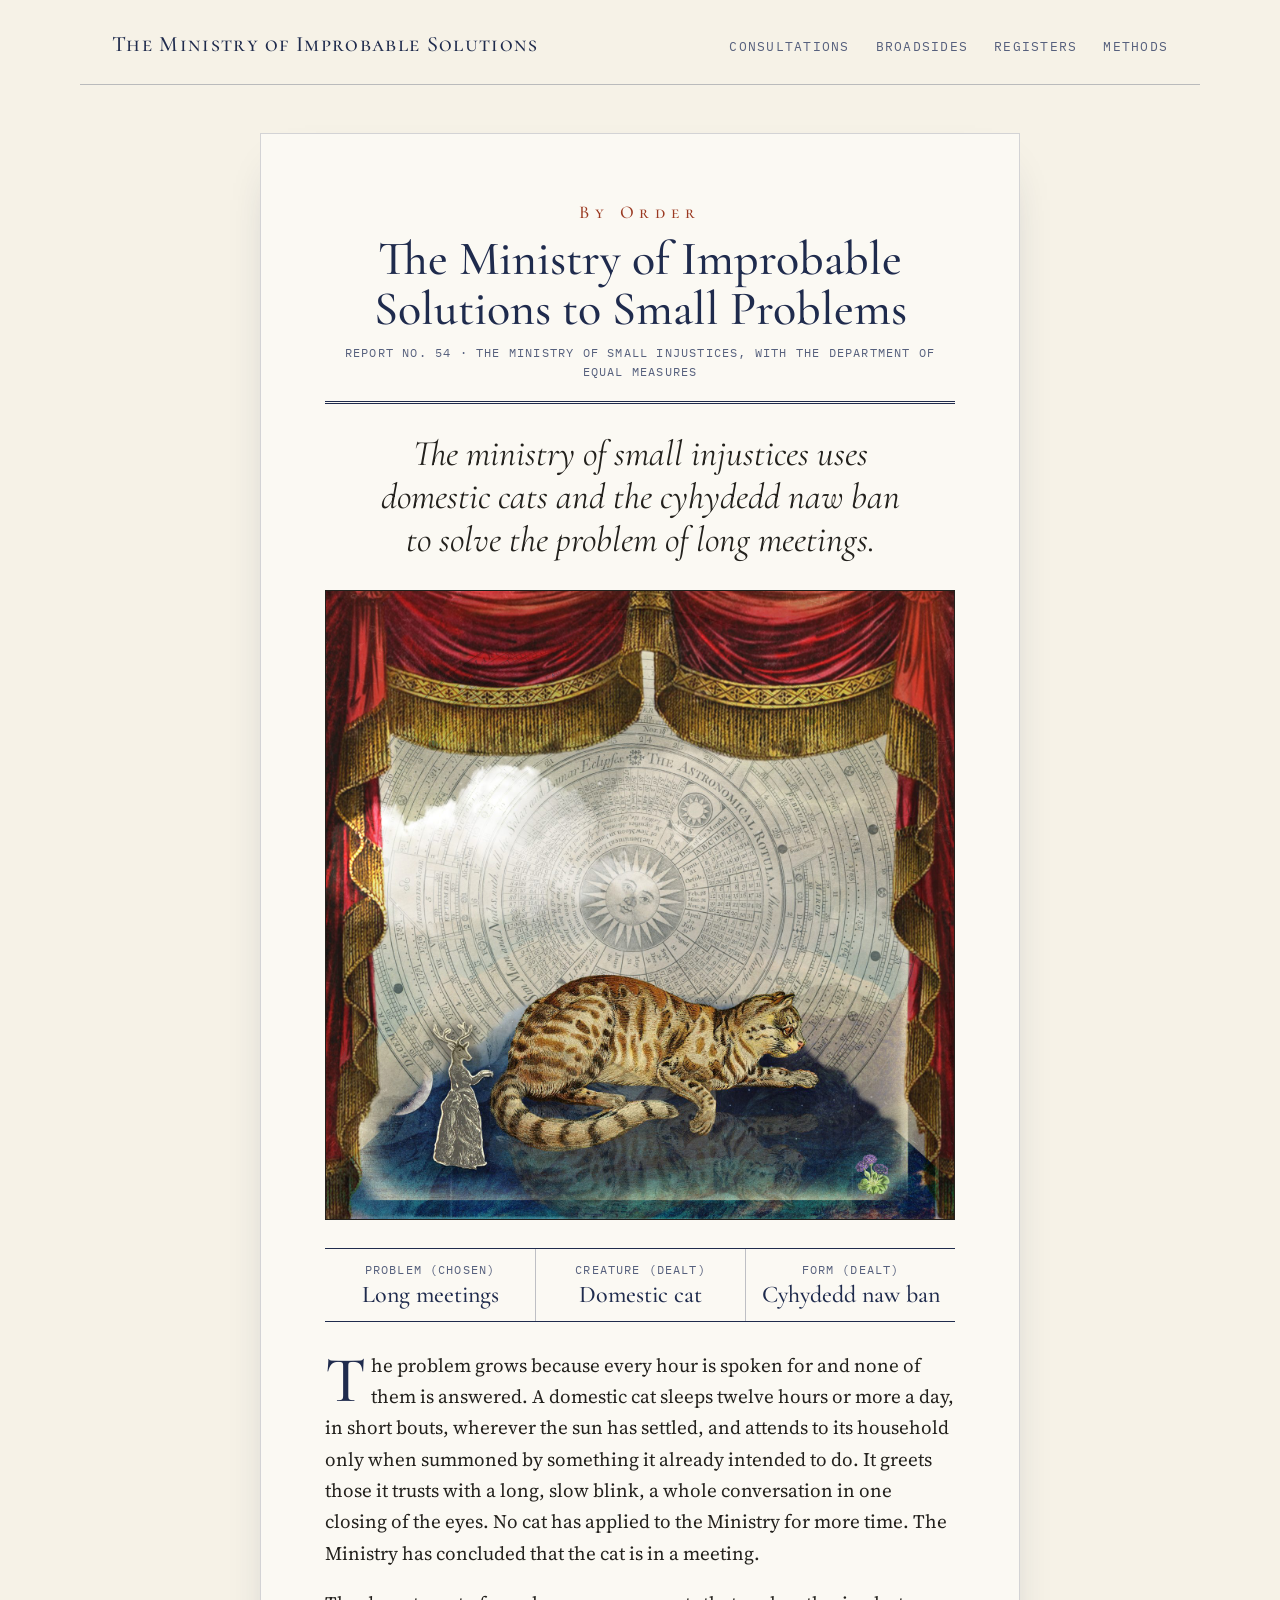
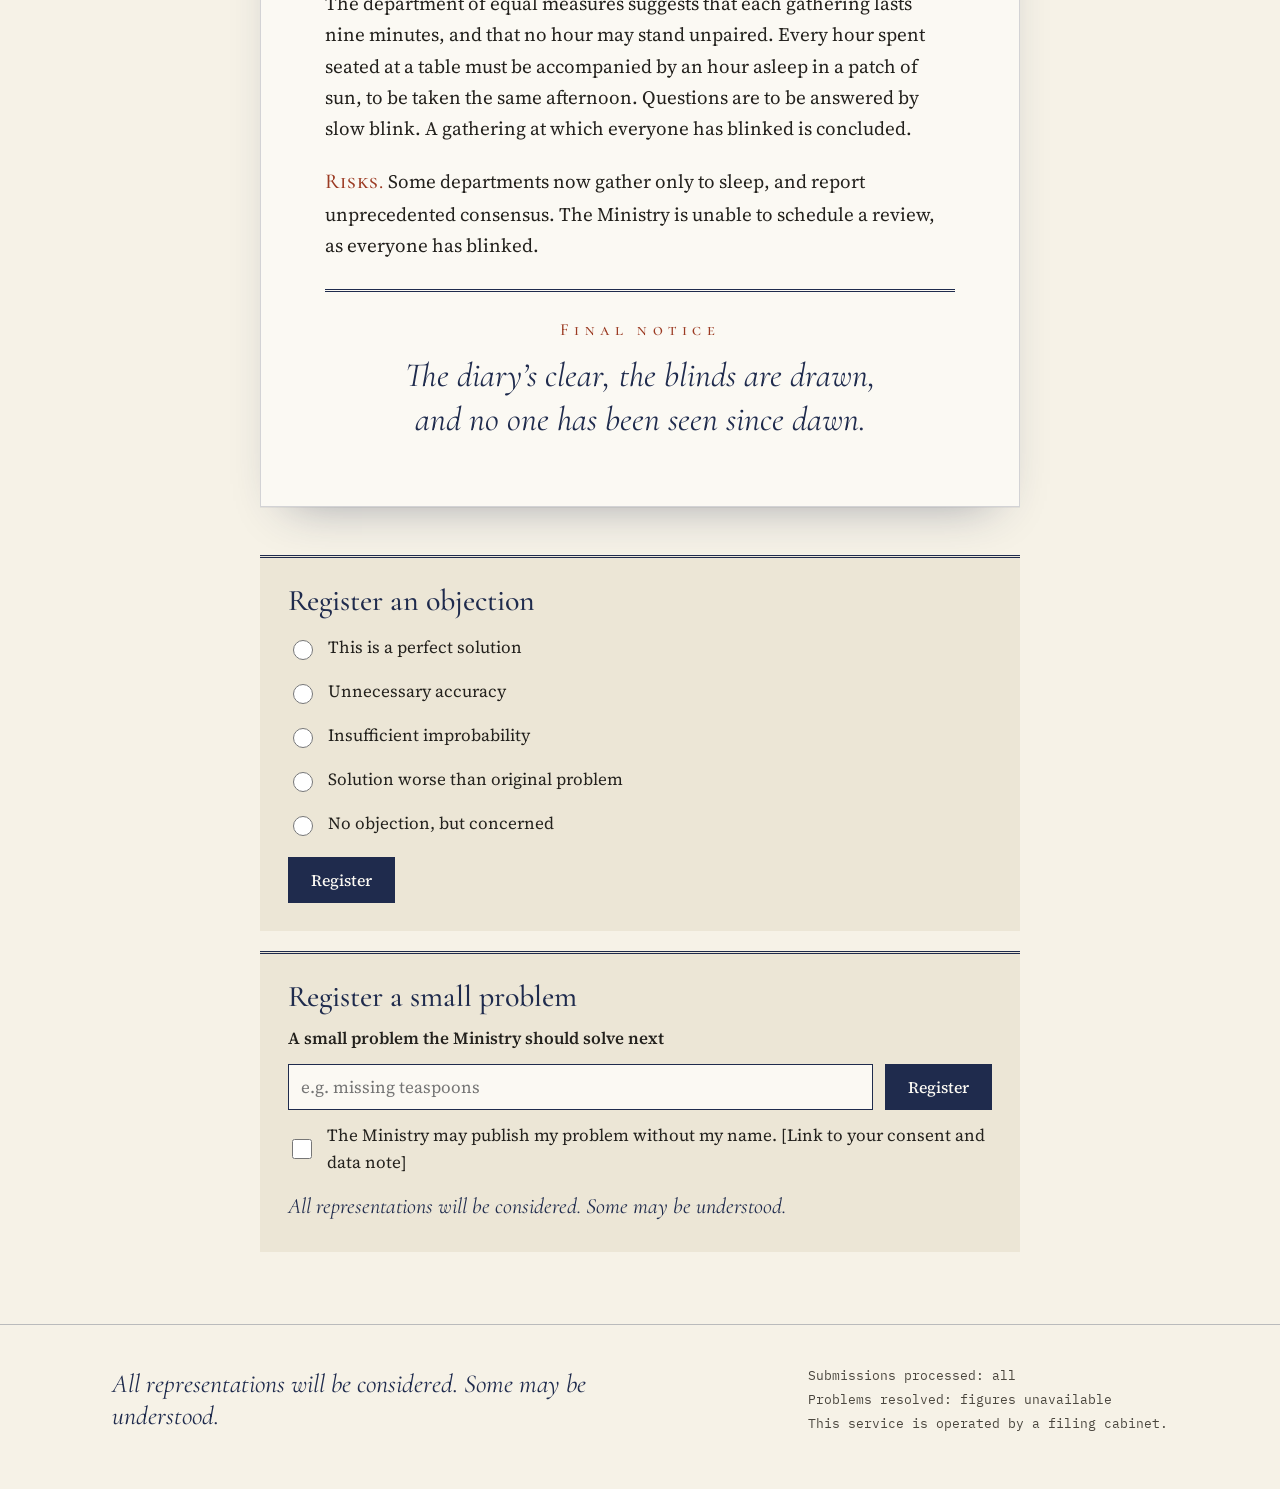
<file: report-54.html>
<!doctype html>
<html lang="en">
<head>
<meta charset="utf-8">
<meta name="viewport" content="width=device-width, initial-scale=1">
<title>Report No. 54: Long meetings, by domestic cat and cyhydedd naw ban · The Ministry of Improbable Solutions</title>
<meta name="description" content="Report No. 54. Problem: long meetings. Creature: domestic cat. Form: cyhydedd naw ban.">
<link rel="preconnect" href="https://fonts.googleapis.com">
<link rel="preconnect" href="https://fonts.gstatic.com" crossorigin>
<link href="https://fonts.googleapis.com/css2?family=Cormorant+Garamond:ital,wght@0,400;0,500;0,600;1,400;1,500&family=Cormorant+SC:wght@500&family=Source+Serif+4:ital,opsz,wght@0,8..60,400;0,8..60,600;1,8..60,400&family=IBM+Plex+Mono:wght@400;500&display=swap" rel="stylesheet">
<link rel="stylesheet" href="styles.css">
</head>
<body>
<a class="skip-link" href="#main">Skip to the report</a>

<header class="site-header">
  <a class="site-name" href="index.html">The Ministry of Improbable Solutions</a>
  <nav class="site-nav" aria-label="Main">
    <a href="index.html">Consultations</a>
    <a href="broadsides.html">Broadsides</a>
    <a href="registers.html">Registers</a>
    <a href="methods.html">Methods</a>
  </nav>
</header>

<main id="main" class="page">

  <article class="sheet">
    <div class="masthead">
      <div class="masthead-order">By Order</div>
      <div class="masthead-name">The Ministry of Improbable Solutions to Small Problems</div>
      <div class="masthead-ref">Report No. 54 · The ministry of small injustices, with the department of equal measures</div>
    </div>

    <h1 class="sheet-title">The ministry of small injustices uses domestic cats and the cyhydedd naw ban to solve the problem of long meetings.</h1>

    <figure class="plate">
      <img src="images/report-54-cat.jpg" width="1600" height="1600" alt="Collaged paper theatre with red and gold curtains: a large tabby cat lies stretched across the stage beneath an eighteenth-century astronomical calendar wheel with a sun face at its centre, its faint reflection in the dark blue ground below. A deer-headed figure in a Victorian dress stands to the left, and a small purple auricula flowers in the corner.">
    </figure>

    <dl class="particulars">
      <div><dt>Problem (chosen)</dt><dd>Long meetings</dd></div>
      <div><dt>Creature (dealt)</dt><dd>Domestic cat</dd></div>
      <div><dt>Form (dealt)</dt><dd>Cyhydedd naw ban</dd></div>
    </dl>

    <div class="report">
      <p>The problem grows because every hour is spoken for and none of them is answered. A domestic cat sleeps twelve hours or more a day, in short bouts, wherever the sun has settled, and attends to its household only when summoned by something it already intended to do. It greets those it trusts with a long, slow blink, a whole conversation in one closing of the eyes. No cat has applied to the Ministry for more time. The Ministry has concluded that the cat is in a meeting.</p>
      <p>The department of equal measures suggests that each gathering lasts nine minutes, and that no hour may stand unpaired. Every hour spent seated at a table must be accompanied by an hour asleep in a patch of sun, to be taken the same afternoon. Questions are to be answered by slow blink. A gathering at which everyone has blinked is concluded.</p>
      <p><span class="head">Risks.</span> Some departments now gather only to sleep, and report unprecedented consensus. The Ministry is unable to schedule a review, as everyone has&nbsp;blinked.</p>
    </div>

    <div class="signage">
      <div class="signage-label">Final notice</div>
      <p>The diary’s clear, the blinds are drawn,<br>and no one has been seen since dawn.</p>
    </div>

  </article>

  <section id="register" class="column" aria-label="Registers">

    <form class="register" id="objection-form">
      <fieldset>
        <legend>Register an objection</legend>
        <label class="option"><input type="radio" name="objection" value="perfect">This is a perfect solution</label>
        <label class="option"><input type="radio" name="objection" value="accuracy">Unnecessary accuracy</label>
        <label class="option"><input type="radio" name="objection" value="improbability">Insufficient improbability</label>
        <label class="option"><input type="radio" name="objection" value="worse">Solution worse than original problem</label>
        <label class="option"><input type="radio" name="objection" value="concerned">No objection, but concerned</label>
      </fieldset>
      <button type="submit" class="btn">Register</button>
      <p class="status" id="objection-status" role="status" hidden></p>
    </form>

    <form class="register referred" id="amendment-form" hidden>
      <p class="referral">Objection registered · you are referred to</p>
      <h2>The Public Amendments Office</h2>
      <label class="field-label" for="amendment">What would you keep, change or investigate in this proposal?</label>
      <p class="help">A sentence or two is enough. You do not have to agree with the Ministry.</p>
      <textarea id="amendment" name="amendment" rows="5"></textarea>
      <button type="submit" class="btn">Lodge amendment</button>
      <p class="small">Received by the Department of Improbable Improvements.</p>
      <p class="status" id="amendment-status" role="status" hidden></p>
    </form>

    <form class="register" id="problem-form">
      <h2>Register a small problem</h2>
      <label class="field-label" for="problem">A small problem the Ministry should solve next</label>
      <div class="row">
        <input id="problem" name="problem" type="text" placeholder="e.g. missing teaspoons">
        <button type="submit" class="btn">Register</button>
      </div>
      <label class="option"><input type="checkbox" name="consent">The Ministry may publish my problem without my name. [Link to your consent and data note]</label>
      <p class="status" id="problem-status" role="status" hidden></p>
      <p class="status">All representations will be considered. Some may be understood.</p>
    </form>
  </section>
</main>

<footer class="site-footer">
  <div class="site-footer-inner">
    <p class="motto">All representations will be considered. Some may be understood.</p>
    <div class="footer-status">
      <span>Submissions processed: all</span>
      <span>Problems resolved: figures unavailable</span>
      <span>This service is operated by a filing cabinet.</span>
    </div>
  </div>
</footer>

<script src="script.js"></script>
</body>
</html>
</file>
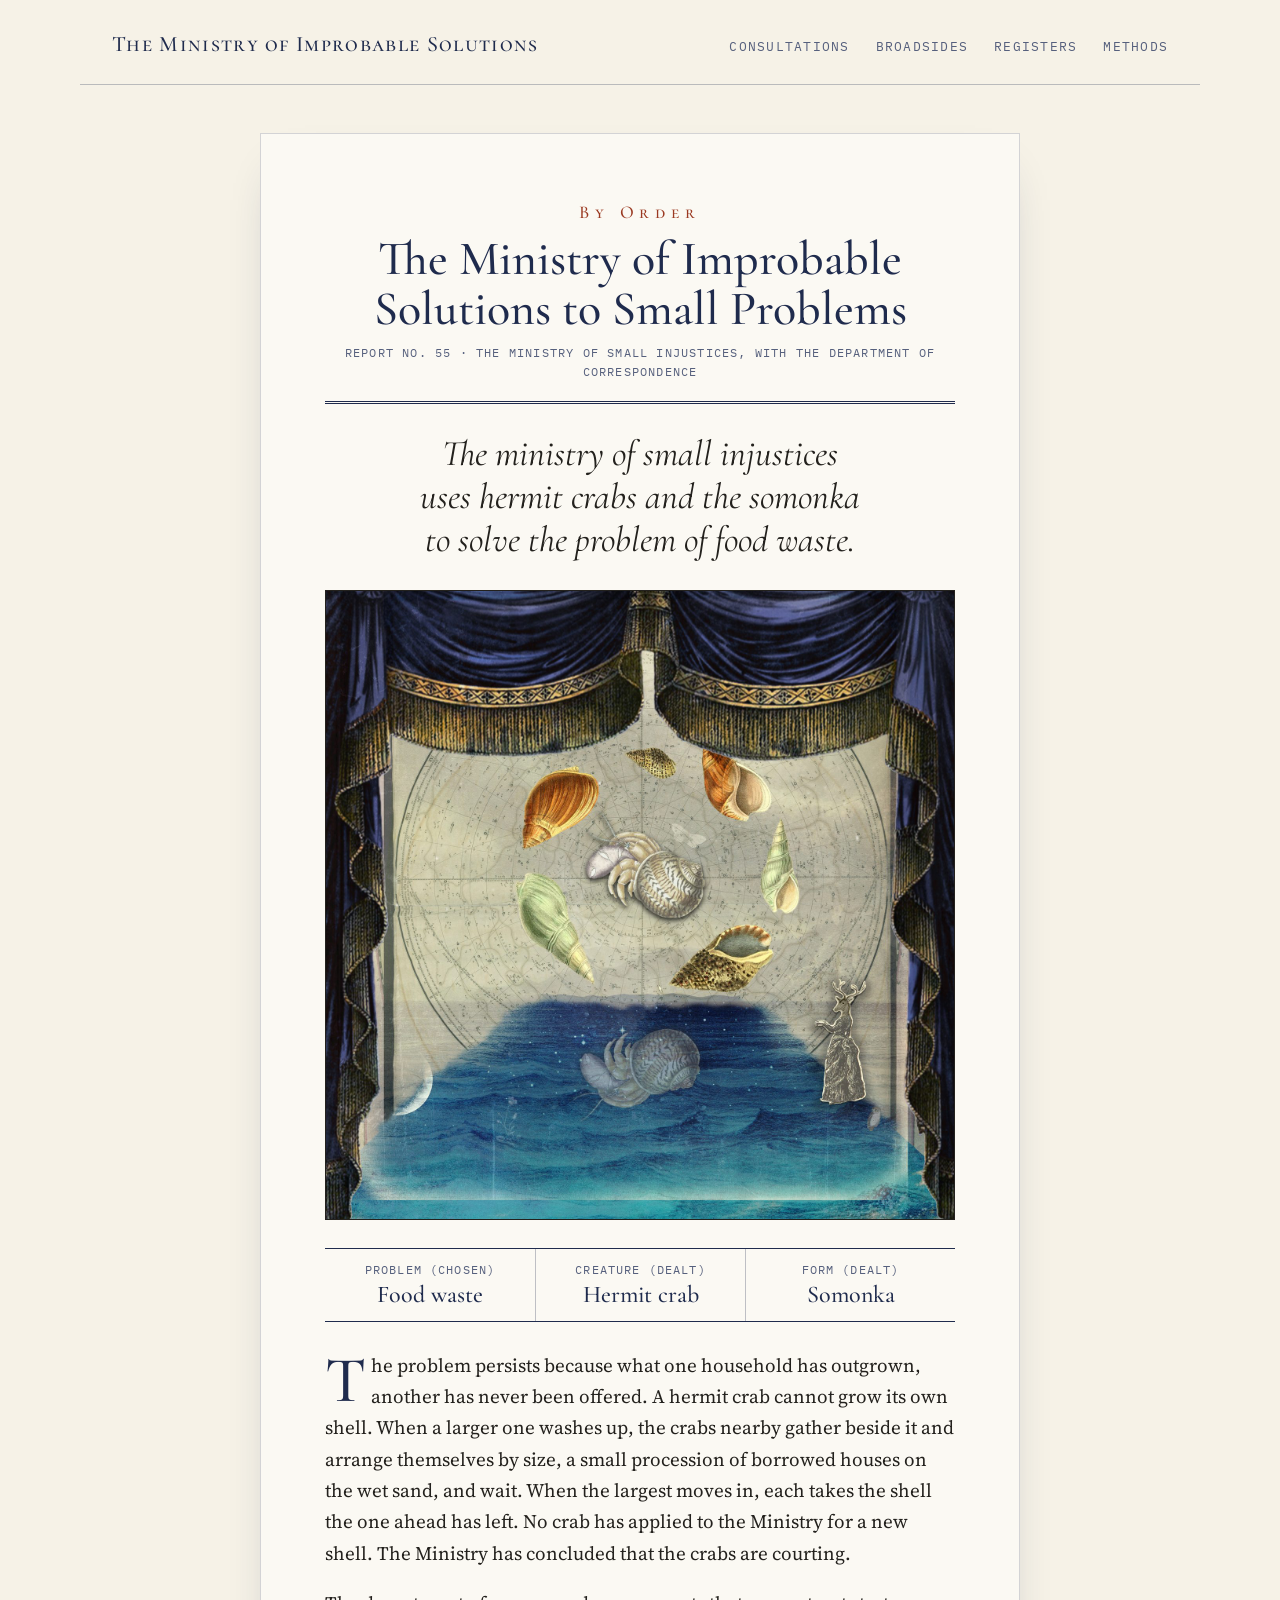
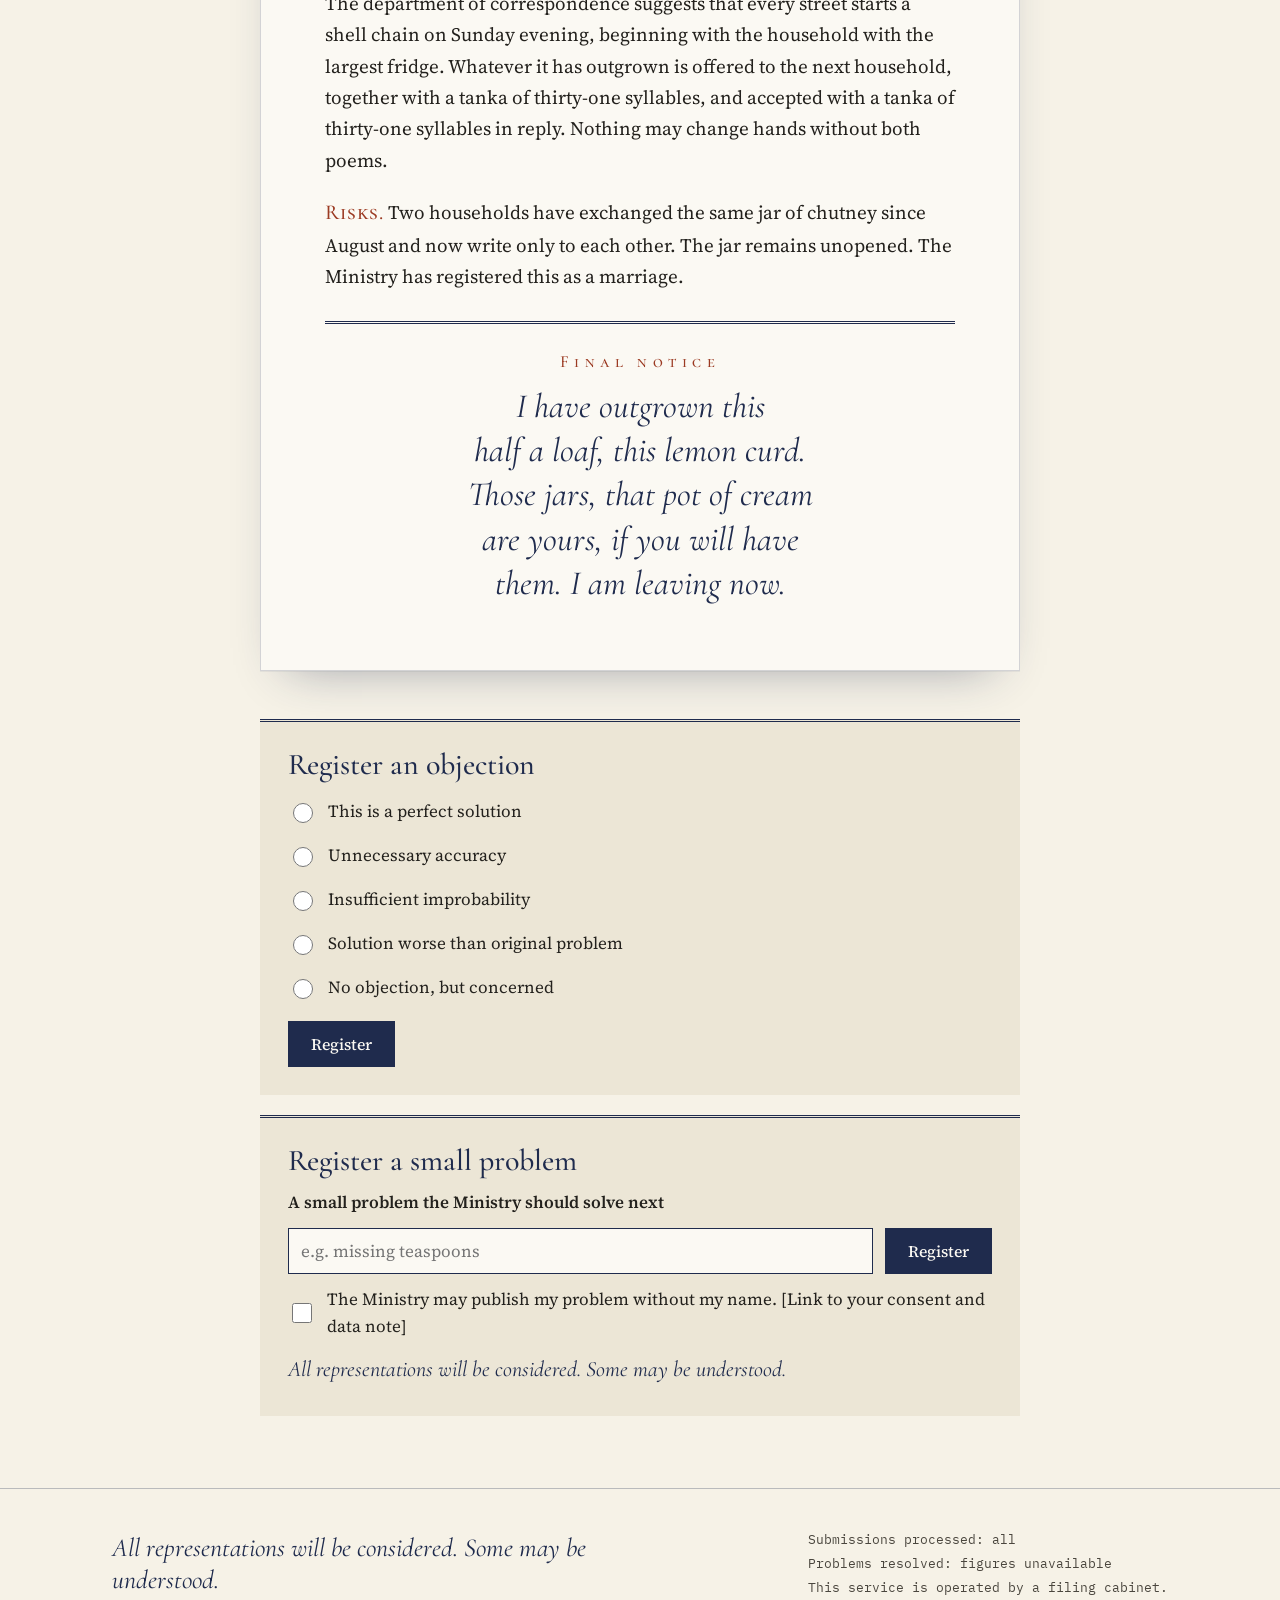
<file: report-55.html>
<!doctype html>
<html lang="en">
<head>
<meta charset="utf-8">
<meta name="viewport" content="width=device-width, initial-scale=1">
<title>Report No. 55: Food waste, by hermit crab and somonka · The Ministry of Improbable Solutions</title>
<meta name="description" content="Report No. 55. Problem: food waste. Creature: hermit crab. Form: somonka.">
<link rel="preconnect" href="https://fonts.googleapis.com">
<link rel="preconnect" href="https://fonts.gstatic.com" crossorigin>
<link href="https://fonts.googleapis.com/css2?family=Cormorant+Garamond:ital,wght@0,400;0,500;0,600;1,400;1,500&family=Cormorant+SC:wght@500&family=Source+Serif+4:ital,opsz,wght@0,8..60,400;0,8..60,600;1,8..60,400&family=IBM+Plex+Mono:wght@400;500&display=swap" rel="stylesheet">
<link rel="stylesheet" href="styles.css">
</head>
<body>
<a class="skip-link" href="#main">Skip to the report</a>

<header class="site-header">
  <a class="site-name" href="index.html">The Ministry of Improbable Solutions</a>
  <nav class="site-nav" aria-label="Main">
    <a href="index.html">Consultations</a>
    <a href="broadsides.html">Broadsides</a>
    <a href="registers.html">Registers</a>
    <a href="methods.html">Methods</a>
  </nav>
</header>

<main id="main" class="page">

  <article class="sheet">
    <div class="masthead">
      <div class="masthead-order">By Order</div>
      <div class="masthead-name">The Ministry of Improbable Solutions to Small Problems</div>
      <div class="masthead-ref">Report No. 55 · The ministry of small injustices, with the department of correspondence</div>
    </div>

    <h1 class="sheet-title">The ministry of small injustices uses hermit crabs and the somonka to solve the problem of food waste.</h1>

    <figure class="plate">
      <img src="images/report-55-hermit-crab.jpg" width="1600" height="1600" alt="Collaged paper theatre with blue velvet curtains: a hermit crab in a striped shell sits at the centre of a ring of empty seashells floating over an old star chart, reflected upside down in the sea below. A deer-headed figure in a Victorian dress holds out empty hands; a small owl sits apart on the stage edge.">
    </figure>

    <dl class="particulars">
      <div><dt>Problem (chosen)</dt><dd>Food waste</dd></div>
      <div><dt>Creature (dealt)</dt><dd>Hermit crab</dd></div>
      <div><dt>Form (dealt)</dt><dd>Somonka</dd></div>
    </dl>

    <div class="report">
      <p>The problem persists because what one household has outgrown, another has never been offered. A hermit crab cannot grow its own shell. When a larger one washes up, the crabs nearby gather beside it and arrange themselves by size, a small procession of borrowed houses on the wet sand, and wait. When the largest moves in, each takes the shell the one ahead has left. No crab has applied to the Ministry for a new shell. The Ministry has concluded that the crabs are courting.</p>
      <p>The department of correspondence suggests that every street starts a shell chain on Sunday evening, beginning with the household with the largest fridge. Whatever it has outgrown is offered to the next household, together with a tanka of thirty-one syllables, and accepted with a tanka of thirty-one syllables in reply. Nothing may change hands without both poems.</p>
      <p><span class="head">Risks.</span> Two households have exchanged the same jar of chutney since August and now write only to each other. The jar remains unopened. The Ministry has registered this as a&nbsp;marriage.</p>
    </div>

    <div class="signage">
      <div class="signage-label">Final notice</div>
      <p>I have outgrown this<br>half a loaf, this lemon curd.<br>Those jars, that pot of cream<br>are yours, if you will have<br>them. I am leaving now.</p>
    </div>

  </article>

  <section id="register" class="column" aria-label="Registers">

    <form class="register" id="objection-form">
      <fieldset>
        <legend>Register an objection</legend>
        <label class="option"><input type="radio" name="objection" value="perfect">This is a perfect solution</label>
        <label class="option"><input type="radio" name="objection" value="accuracy">Unnecessary accuracy</label>
        <label class="option"><input type="radio" name="objection" value="improbability">Insufficient improbability</label>
        <label class="option"><input type="radio" name="objection" value="worse">Solution worse than original problem</label>
        <label class="option"><input type="radio" name="objection" value="concerned">No objection, but concerned</label>
      </fieldset>
      <button type="submit" class="btn">Register</button>
      <p class="status" id="objection-status" role="status" hidden></p>
    </form>

    <form class="register referred" id="amendment-form" hidden>
      <p class="referral">Objection registered · you are referred to</p>
      <h2>The Public Amendments Office</h2>
      <label class="field-label" for="amendment">What would you keep, change or investigate in this proposal?</label>
      <p class="help">A sentence or two is enough. You do not have to agree with the Ministry.</p>
      <textarea id="amendment" name="amendment" rows="5"></textarea>
      <button type="submit" class="btn">Lodge amendment</button>
      <p class="small">Received by the Department of Improbable Improvements.</p>
      <p class="status" id="amendment-status" role="status" hidden></p>
    </form>

    <form class="register" id="problem-form">
      <h2>Register a small problem</h2>
      <label class="field-label" for="problem">A small problem the Ministry should solve next</label>
      <div class="row">
        <input id="problem" name="problem" type="text" placeholder="e.g. missing teaspoons">
        <button type="submit" class="btn">Register</button>
      </div>
      <label class="option"><input type="checkbox" name="consent">The Ministry may publish my problem without my name. [Link to your consent and data note]</label>
      <p class="status" id="problem-status" role="status" hidden></p>
      <p class="status">All representations will be considered. Some may be understood.</p>
    </form>
  </section>
</main>

<footer class="site-footer">
  <div class="site-footer-inner">
    <p class="motto">All representations will be considered. Some may be understood.</p>
    <div class="footer-status">
      <span>Submissions processed: all</span>
      <span>Problems resolved: figures unavailable</span>
      <span>This service is operated by a filing cabinet.</span>
    </div>
  </div>
</footer>

<script src="script.js"></script>
</body>
</html>
</file>
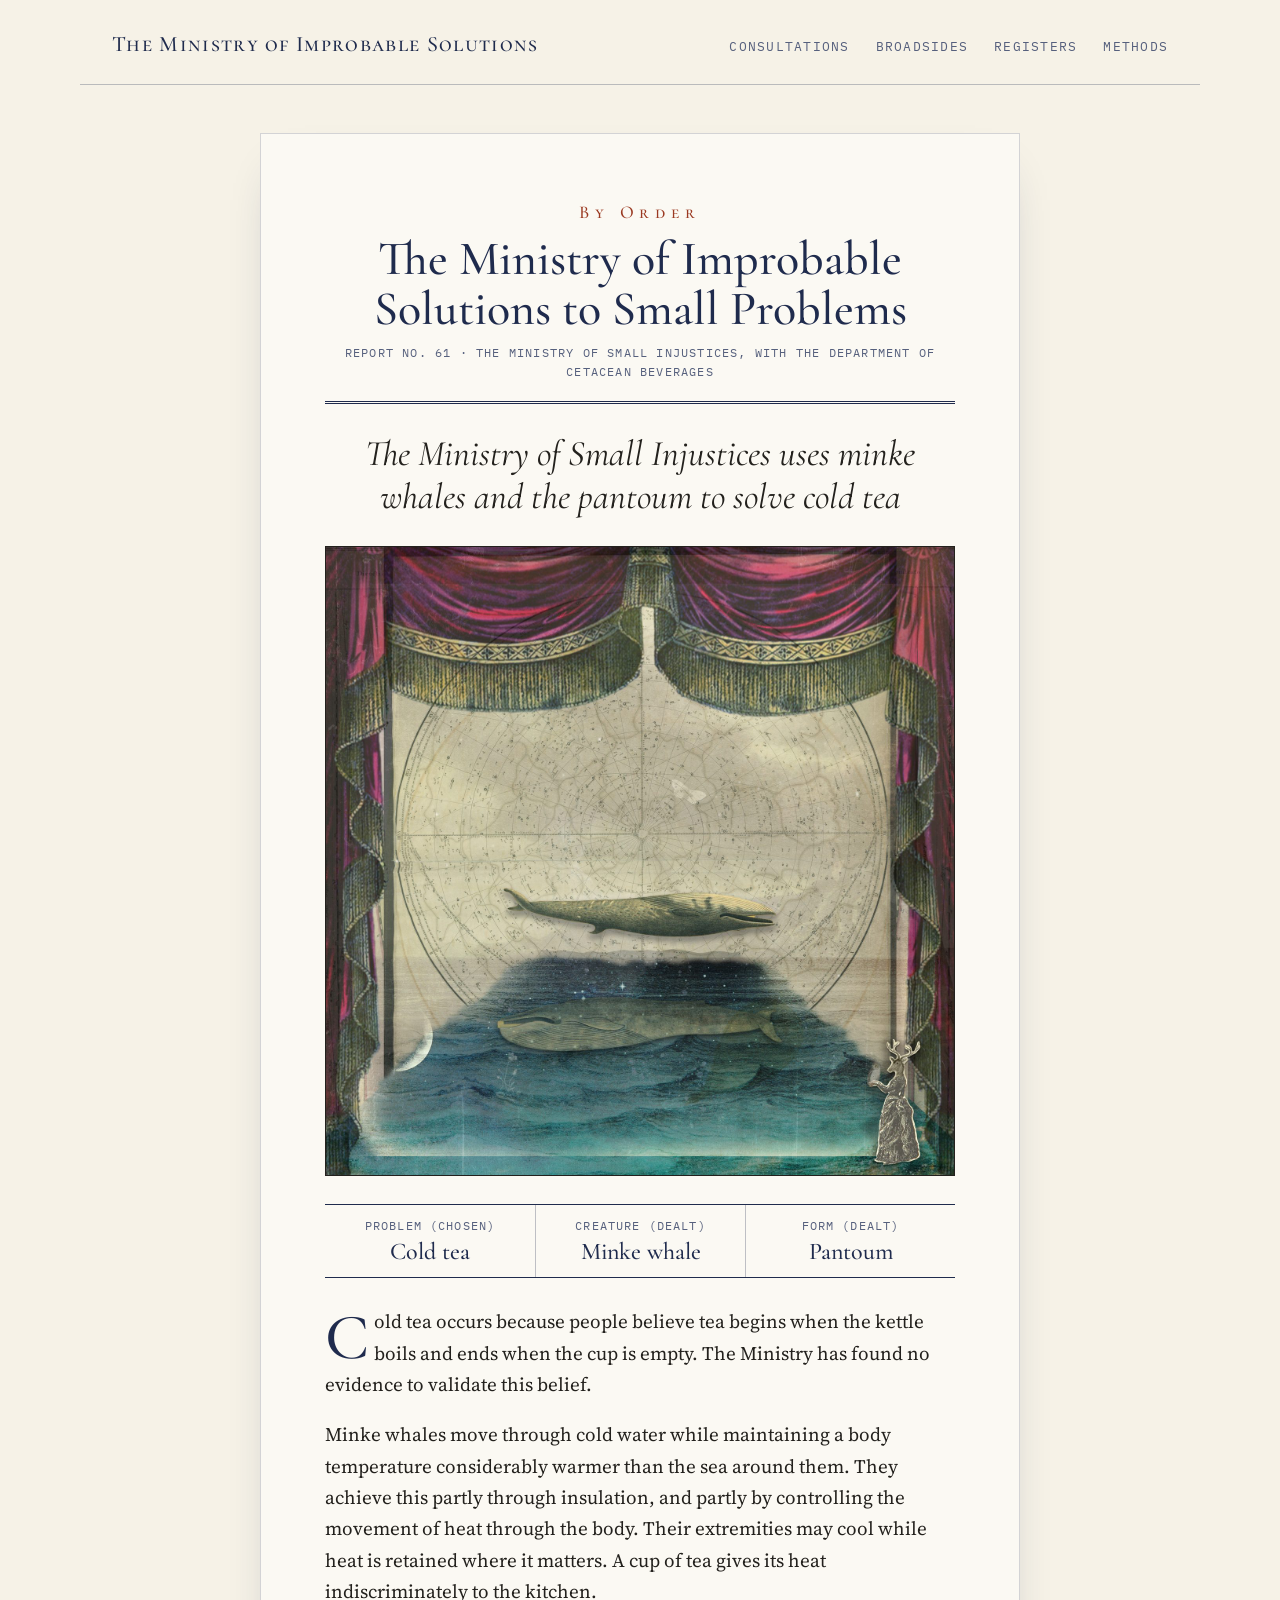
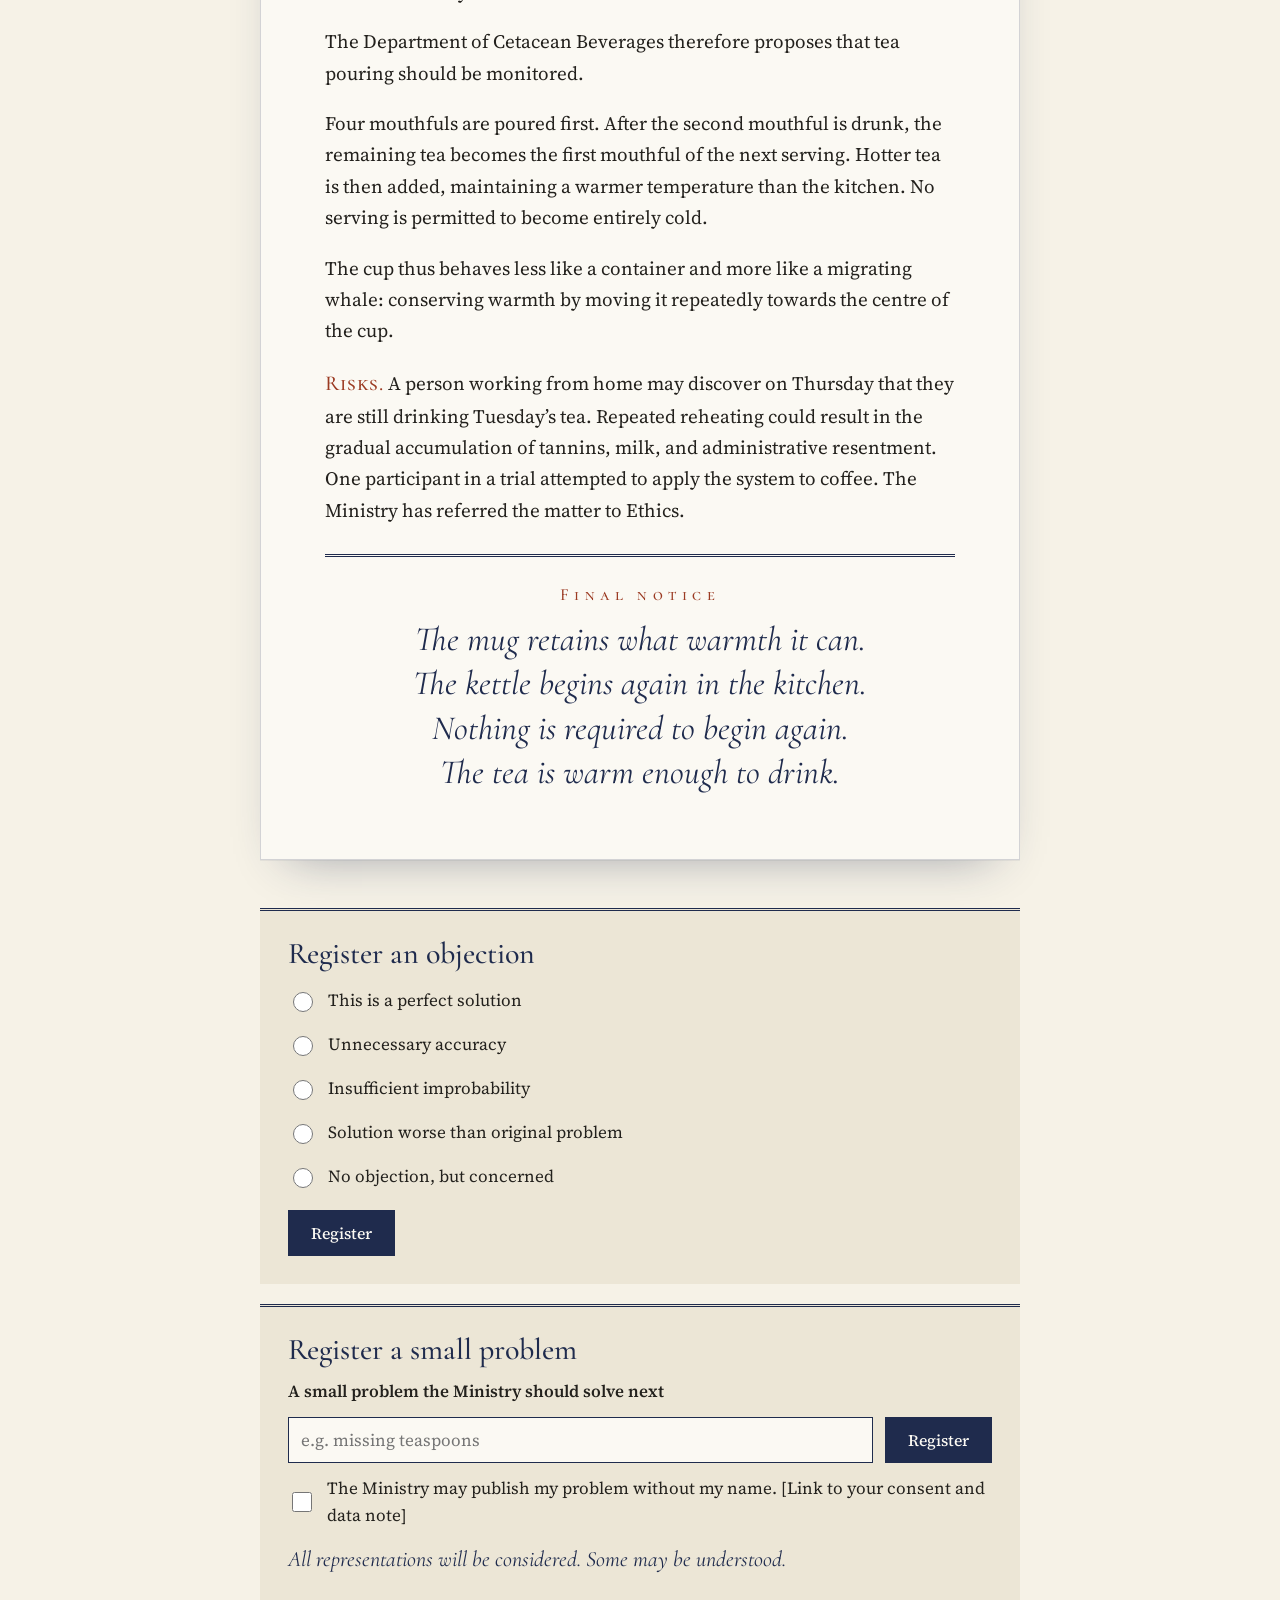
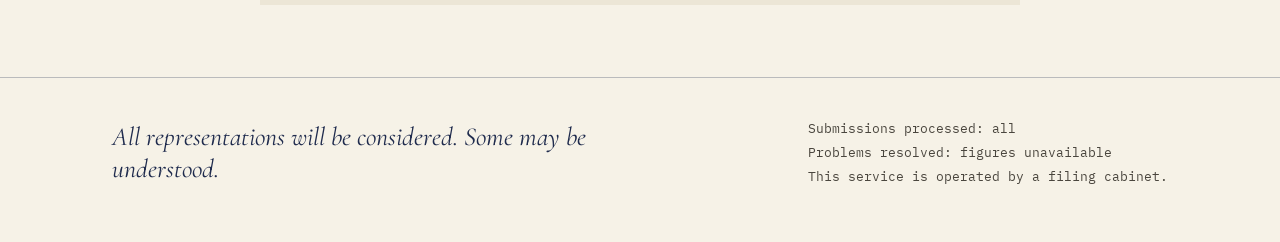
<file: report-61.html>
<!doctype html>
<html lang="en">
<head>
<meta charset="utf-8">
<meta name="viewport" content="width=device-width, initial-scale=1">
<title>Report No. 61: Cold tea, by minke whale and pantoum · The Ministry of Improbable Solutions</title>
<meta name="description" content="Report No. 61. Problem: cold tea. Creature: minke whale. Form: pantoum.">
<link rel="preconnect" href="https://fonts.googleapis.com">
<link rel="preconnect" href="https://fonts.gstatic.com" crossorigin>
<link href="https://fonts.googleapis.com/css2?family=Cormorant+Garamond:ital,wght@0,400;0,500;0,600;1,400;1,500&family=Cormorant+SC:wght@500&family=Source+Serif+4:ital,opsz,wght@0,8..60,400;0,8..60,600;1,8..60,400&family=IBM+Plex+Mono:wght@400;500&display=swap" rel="stylesheet">
<link rel="stylesheet" href="styles.css">
</head>
<body>
<a class="skip-link" href="#main">Skip to the report</a>

<header class="site-header">
  <a class="site-name" href="index.html">The Ministry of Improbable Solutions</a>
  <nav class="site-nav" aria-label="Main">
    <a href="index.html">Consultations</a>
    <a href="broadsides.html">Broadsides</a>
    <a href="registers.html">Registers</a>
    <a href="methods.html">Methods</a>
  </nav>
</header>

<main id="main" class="page">

  <article class="sheet">
    <div class="masthead">
      <div class="masthead-order">By Order</div>
      <div class="masthead-name">The Ministry of Improbable Solutions to Small Problems</div>
      <div class="masthead-ref">Report No. 61 · The ministry of small injustices, with the Department of Cetacean Beverages</div>
    </div>

    <h1 class="sheet-title">The Ministry of Small Injustices uses minke whales and the pantoum to solve cold tea</h1>

    <figure class="plate">
      <img src="images/report-61-minke-whale.jpg" width="1600" height="1600" alt="Collaged paper theatre with magenta curtains: a minke whale floats in the air above the sea against an old star chart, while a second, fainter whale swims beneath the surface facing the other way. A crescent moon rests on the water, and a deer-headed figure in a Victorian dress holds a small owl.">
    </figure>

    <dl class="particulars">
      <div><dt>Problem (chosen)</dt><dd>Cold tea</dd></div>
      <div><dt>Creature (dealt)</dt><dd>Minke whale</dd></div>
      <div><dt>Form (dealt)</dt><dd>Pantoum</dd></div>
    </dl>

    <div class="report">
      <p>Cold tea occurs because people believe tea begins when the kettle boils and ends when the cup is empty. The Ministry has found no evidence to validate this belief.</p>
      <p>Minke whales move through cold water while maintaining a body temperature considerably warmer than the sea around them. They achieve this partly through insulation, and partly by controlling the movement of heat through the body. Their extremities may cool while heat is retained where it matters. A cup of tea gives its heat indiscriminately to the kitchen.</p>
      <p>The Department of Cetacean Beverages therefore proposes that tea pouring should be monitored.</p>
      <p>Four mouthfuls are poured first. After the second mouthful is drunk, the remaining tea becomes the first mouthful of the next serving. Hotter tea is then added, maintaining a warmer temperature than the kitchen. No serving is permitted to become entirely cold.</p>
      <p>The cup thus behaves less like a container and more like a migrating whale: conserving warmth by moving it repeatedly towards the centre of the cup.</p>
      <p><span class="head">Risks.</span> A person working from home may discover on Thursday that they are still drinking Tuesday’s tea. Repeated reheating could result in the gradual accumulation of tannins, milk, and administrative resentment. One participant in a trial attempted to apply the system to coffee. The Ministry has referred the matter to&nbsp;Ethics.</p>
    </div>

    <div class="signage">
      <div class="signage-label">Final notice</div>
      <p>The mug retains what warmth it can.<br>The kettle begins again in the kitchen.<br>Nothing is required to begin again.<br>The tea is warm enough to drink.</p>
    </div>

  </article>

  <section id="register" class="column" aria-label="Registers">

    <form class="register" id="objection-form">
      <fieldset>
        <legend>Register an objection</legend>
        <label class="option"><input type="radio" name="objection" value="perfect">This is a perfect solution</label>
        <label class="option"><input type="radio" name="objection" value="accuracy">Unnecessary accuracy</label>
        <label class="option"><input type="radio" name="objection" value="improbability">Insufficient improbability</label>
        <label class="option"><input type="radio" name="objection" value="worse">Solution worse than original problem</label>
        <label class="option"><input type="radio" name="objection" value="concerned">No objection, but concerned</label>
      </fieldset>
      <button type="submit" class="btn">Register</button>
      <p class="status" id="objection-status" role="status" hidden></p>
    </form>

    <form class="register referred" id="amendment-form" hidden>
      <p class="referral">Objection registered · you are referred to</p>
      <h2>The Public Amendments Office</h2>
      <label class="field-label" for="amendment">What would you keep, change or investigate in this proposal?</label>
      <p class="help">A sentence or two is enough. You do not have to agree with the Ministry.</p>
      <textarea id="amendment" name="amendment" rows="5"></textarea>
      <button type="submit" class="btn">Lodge amendment</button>
      <p class="small">Received by the Department of Improbable Improvements.</p>
      <p class="status" id="amendment-status" role="status" hidden></p>
    </form>

    <form class="register" id="problem-form">
      <h2>Register a small problem</h2>
      <label class="field-label" for="problem">A small problem the Ministry should solve next</label>
      <div class="row">
        <input id="problem" name="problem" type="text" placeholder="e.g. missing teaspoons">
        <button type="submit" class="btn">Register</button>
      </div>
      <label class="option"><input type="checkbox" name="consent">The Ministry may publish my problem without my name. [Link to your consent and data note]</label>
      <p class="status" id="problem-status" role="status" hidden></p>
      <p class="status">All representations will be considered. Some may be understood.</p>
    </form>
  </section>
</main>

<footer class="site-footer">
  <div class="site-footer-inner">
    <p class="motto">All representations will be considered. Some may be understood.</p>
    <div class="footer-status">
      <span>Submissions processed: all</span>
      <span>Problems resolved: figures unavailable</span>
      <span>This service is operated by a filing cabinet.</span>
    </div>
  </div>
</footer>

<script src="script.js"></script>
</body>
</html>
</file>
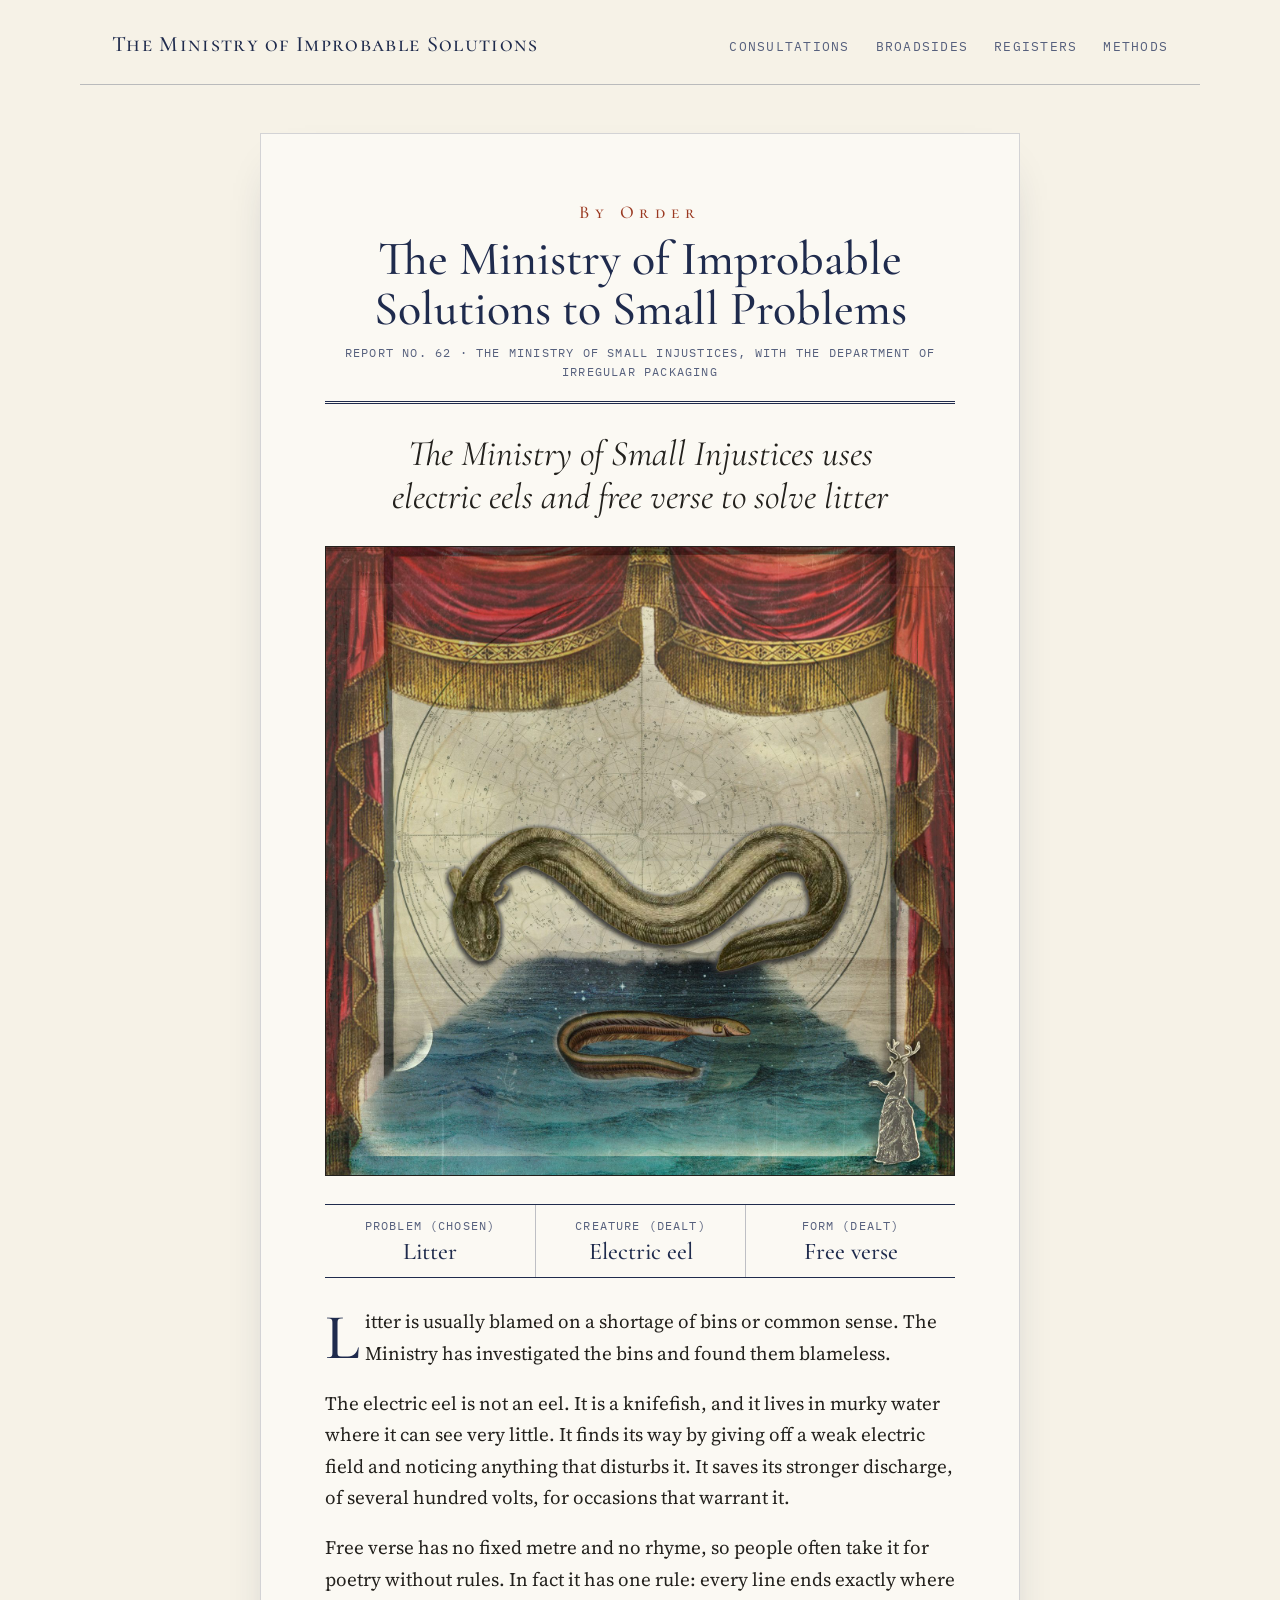
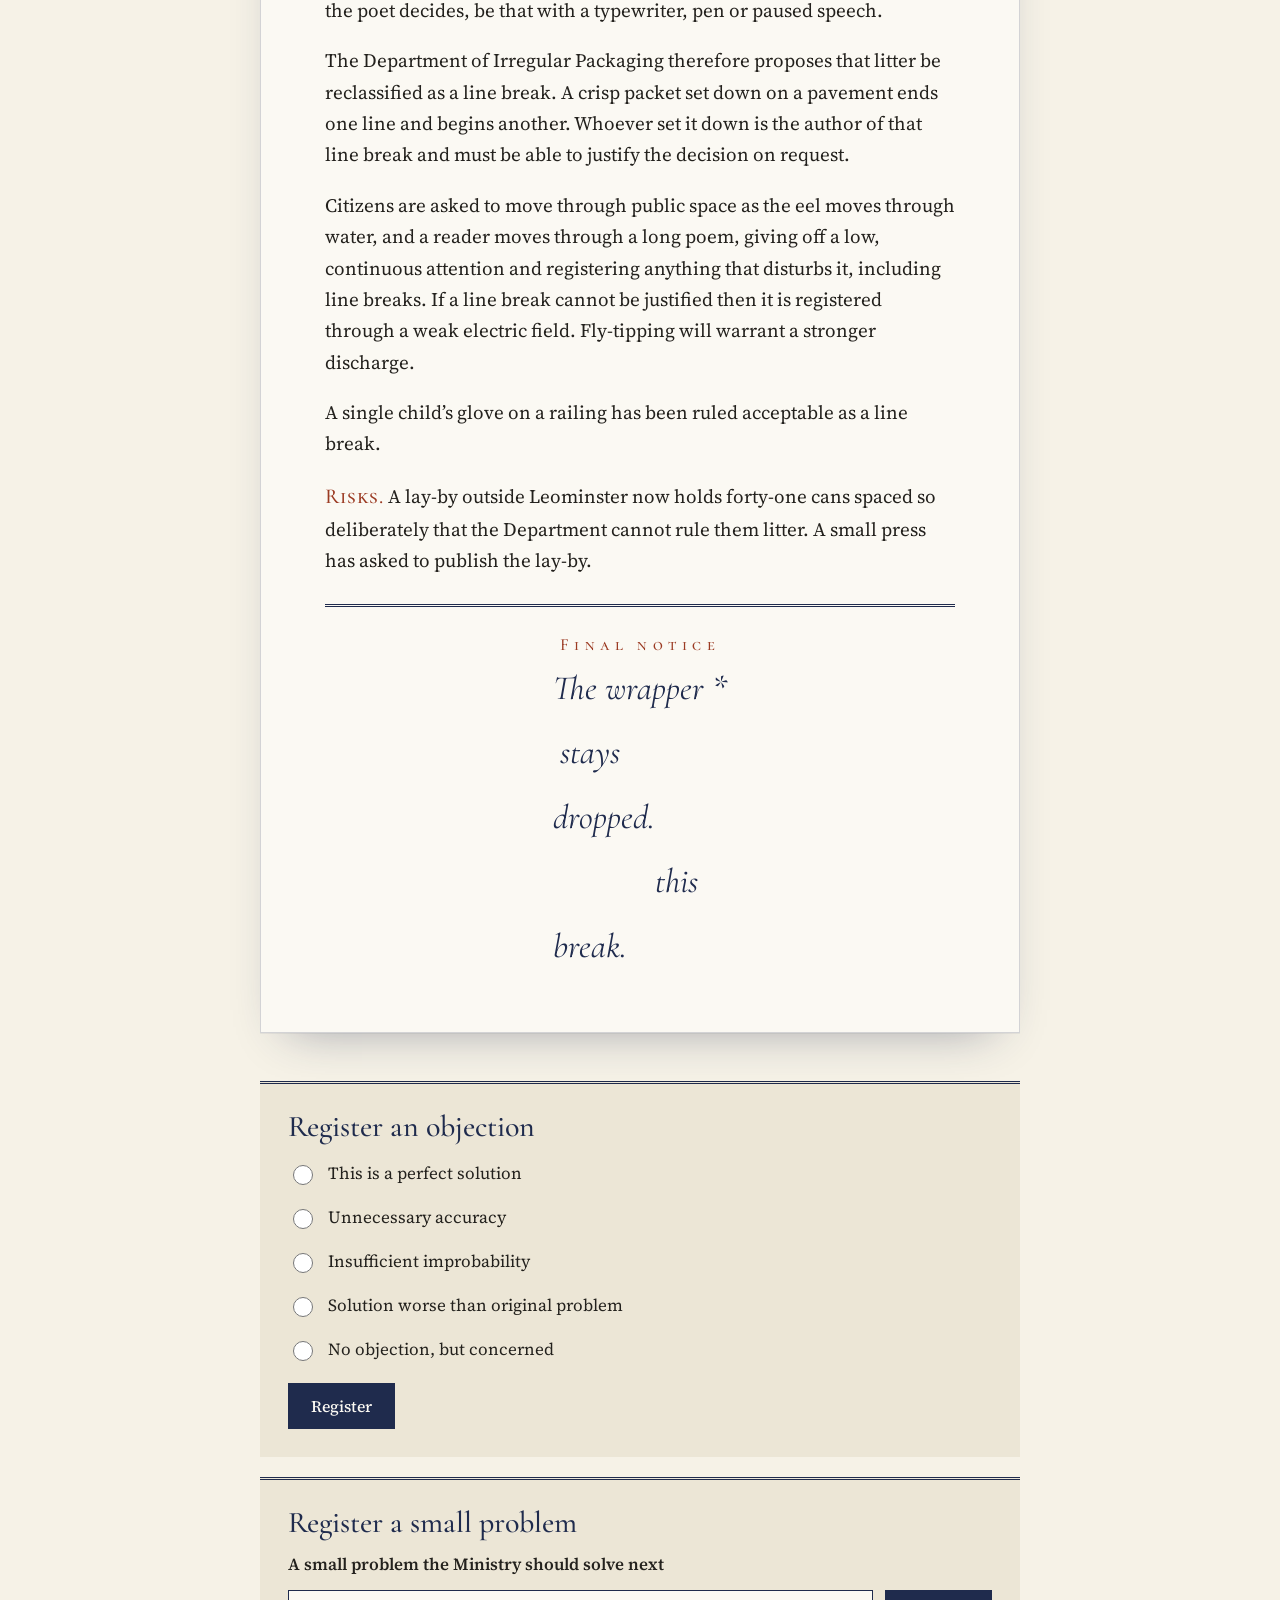
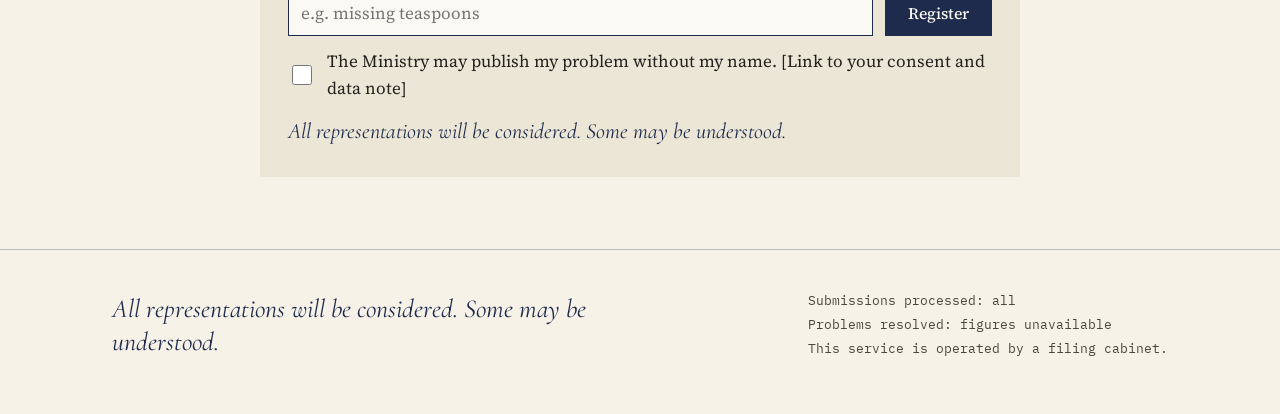
<file: report-62.html>
<!doctype html>
<html lang="en">
<head>
<meta charset="utf-8">
<meta name="viewport" content="width=device-width, initial-scale=1">
<title>Report No. 62: Litter, by electric eel and free verse · The Ministry of Improbable Solutions</title>
<meta name="description" content="Report No. 62. Problem: litter. Creature: electric eel. Form: free verse.">
<link rel="preconnect" href="https://fonts.googleapis.com">
<link rel="preconnect" href="https://fonts.gstatic.com" crossorigin>
<link href="https://fonts.googleapis.com/css2?family=Cormorant+Garamond:ital,wght@0,400;0,500;0,600;1,400;1,500&family=Cormorant+SC:wght@500&family=Source+Serif+4:ital,opsz,wght@0,8..60,400;0,8..60,600;1,8..60,400&family=IBM+Plex+Mono:wght@400;500&display=swap" rel="stylesheet">
<link rel="stylesheet" href="styles.css">
</head>
<body>
<a class="skip-link" href="#main">Skip to the report</a>

<header class="site-header">
  <a class="site-name" href="index.html">The Ministry of Improbable Solutions</a>
  <nav class="site-nav" aria-label="Main">
    <a href="index.html">Consultations</a>
    <a href="broadsides.html">Broadsides</a>
    <a href="registers.html">Registers</a>
    <a href="methods.html">Methods</a>
  </nav>
</header>

<main id="main" class="page">

  <article class="sheet">
    <div class="masthead">
      <div class="masthead-order">By Order</div>
      <div class="masthead-name">The Ministry of Improbable Solutions to Small Problems</div>
      <div class="masthead-ref">Report No. 62 · The ministry of small injustices, with the Department of Irregular Packaging</div>
    </div>

    <h1 class="sheet-title">The Ministry of Small Injustices uses electric eels and free verse to solve litter</h1>

    <figure class="plate">
      <img src="images/report-62-electric-eel.jpg" width="1600" height="1600" alt="Collaged paper theatre with red and gold curtains: a large eel from an old natural history plate hangs in an S-curve against an old star chart, while a smaller eel swims in the dark sea below. A crescent moon rests on the water, and a deer-headed figure in a Victorian dress raises one hand at the edge of the stage.">
    </figure>

    <dl class="particulars">
      <div><dt>Problem (chosen)</dt><dd>Litter</dd></div>
      <div><dt>Creature (dealt)</dt><dd>Electric eel</dd></div>
      <div><dt>Form (dealt)</dt><dd>Free verse</dd></div>
    </dl>

    <div class="report">
      <p>Litter is usually blamed on a shortage of bins or common sense. The Ministry has investigated the bins and found them blameless.</p>
      <p>The electric eel is not an eel. It is a knifefish, and it lives in murky water where it can see very little. It finds its way by giving off a weak electric field and noticing anything that disturbs it. It saves its stronger discharge, of several hundred volts, for occasions that warrant it.</p>
      <p>Free verse has no fixed metre and no rhyme, so people often take it for poetry without rules. In fact it has one rule: every line ends exactly where the poet decides, be that with a typewriter, pen or paused speech.</p>
      <p>The Department of Irregular Packaging therefore proposes that litter be reclassified as a line break. A crisp packet set down on a pavement ends one line and begins another. Whoever set it down is the author of that line break and must be able to justify the decision on request.</p>
      <p>Citizens are asked to move through public space as the eel moves through water, and a reader moves through a long poem, giving off a low, continuous attention and registering anything that disturbs it, including line breaks. If a line break cannot be justified then it is registered through a weak electric field. Fly-tipping will warrant a stronger discharge.</p>
      <p>A single child’s glove on a railing has been ruled acceptable as a line break.</p>
      <p><span class="head">Risks.</span> A lay-by outside Leominster now holds forty-one cans spaced so deliberately that the Department cannot rule them litter. A small press has asked to publish the&nbsp;lay-by.</p>
    </div>

    <div class="signage">
      <div class="signage-label">Final notice</div>
      <p class="scatter"><span>The wrapper *</span><span class="nudge">stays</span><span>dropped.</span><span class="drift">this</span><span>break.</span></p>
    </div>

  </article>

  <section id="register" class="column" aria-label="Registers">

    <form class="register" id="objection-form">
      <fieldset>
        <legend>Register an objection</legend>
        <label class="option"><input type="radio" name="objection" value="perfect">This is a perfect solution</label>
        <label class="option"><input type="radio" name="objection" value="accuracy">Unnecessary accuracy</label>
        <label class="option"><input type="radio" name="objection" value="improbability">Insufficient improbability</label>
        <label class="option"><input type="radio" name="objection" value="worse">Solution worse than original problem</label>
        <label class="option"><input type="radio" name="objection" value="concerned">No objection, but concerned</label>
      </fieldset>
      <button type="submit" class="btn">Register</button>
      <p class="status" id="objection-status" role="status" hidden></p>
    </form>

    <form class="register referred" id="amendment-form" hidden>
      <p class="referral">Objection registered · you are referred to</p>
      <h2>The Public Amendments Office</h2>
      <label class="field-label" for="amendment">What would you keep, change or investigate in this proposal?</label>
      <p class="help">A sentence or two is enough. You do not have to agree with the Ministry.</p>
      <textarea id="amendment" name="amendment" rows="5"></textarea>
      <button type="submit" class="btn">Lodge amendment</button>
      <p class="small">Received by the Department of Improbable Improvements.</p>
      <p class="status" id="amendment-status" role="status" hidden></p>
    </form>

    <form class="register" id="problem-form">
      <h2>Register a small problem</h2>
      <label class="field-label" for="problem">A small problem the Ministry should solve next</label>
      <div class="row">
        <input id="problem" name="problem" type="text" placeholder="e.g. missing teaspoons">
        <button type="submit" class="btn">Register</button>
      </div>
      <label class="option"><input type="checkbox" name="consent">The Ministry may publish my problem without my name. [Link to your consent and data note]</label>
      <p class="status" id="problem-status" role="status" hidden></p>
      <p class="status">All representations will be considered. Some may be understood.</p>
    </form>
  </section>
</main>

<footer class="site-footer">
  <div class="site-footer-inner">
    <p class="motto">All representations will be considered. Some may be understood.</p>
    <div class="footer-status">
      <span>Submissions processed: all</span>
      <span>Problems resolved: figures unavailable</span>
      <span>This service is operated by a filing cabinet.</span>
    </div>
  </div>
</footer>

<script src="script.js"></script>
</body>
</html>
</file>
<file: styles.css>
/* The Ministry of Improbable Solutions to Small Problems — shared styles
   Palette sampled from the collages: one paper, one ink, one indigo, one red.
   Red is reserved for the Ministry's decrees. */

:root {
  --paper: #f6f2e7;        /* the ground of "A Machine to Create Light" */
  --paper-sheet: #fbf9f3;  /* freshly printed broadside */
  --paper-deep: #ece6d6;   /* registers and panels */
  --ink: #23211d;
  --ink-soft: #4a463e;
  --indigo: #1f2b4d;       /* shared by the butterfly, the octahedra and the theatre */
  --indigo-soft: #56607d;
  --rule: rgba(31, 43, 77, 0.28);
  --red: #9b3a22;          /* decrees only */

  --display: 'Cormorant Garamond', 'Cormorant', Garamond, Georgia, serif;
  --display-sc: 'Cormorant SC', 'Cormorant Garamond', Georgia, serif;
  --text: 'Source Serif 4', 'Source Serif Pro', Georgia, serif;
  --mono: 'IBM Plex Mono', ui-monospace, Menlo, monospace;

  --measure: 38rem;        /* about 65 characters of body text */
}

* { box-sizing: border-box; }

html { -webkit-text-size-adjust: 100%; }

body {
  margin: 0;
  background: var(--paper);
  color: var(--ink);
  font-family: var(--text);
  font-size: 19px;
  line-height: 1.6;
  font-optical-sizing: auto;
  text-rendering: optimizeLegibility;
}

img { display: block; max-width: 100%; height: auto; }

a { color: var(--indigo); text-decoration-thickness: 1px; text-underline-offset: 0.18em; }
a:hover { color: var(--red); }

button:focus-visible,
a:focus-visible,
input:focus-visible,
textarea:focus-visible {
  outline: 2px solid var(--red);
  outline-offset: 3px;
}

[hidden] { display: none !important; }

.skip-link { position: absolute; left: -9999px; }
.skip-link:focus {
  left: 12px; top: 12px; z-index: 10;
  padding: 10px 14px;
  background: var(--indigo); color: var(--paper);
}

/* Shared small type */

.label,
.mono-note {
  font-family: var(--mono);
  font-size: 12px;
  font-weight: 500;
  letter-spacing: 0.1em;
  text-transform: uppercase;
  color: var(--indigo-soft);
}

/* Header and footer */

.site-header {
  max-width: 1120px;
  margin: 0 auto;
  padding: 26px 32px 18px;
  display: flex;
  flex-wrap: wrap;
  gap: 10px 36px;
  align-items: baseline;
  justify-content: space-between;
  border-bottom: 1px solid var(--rule);
}
.site-name {
  font-family: var(--display-sc);
  font-weight: 500;
  font-size: 22px;
  letter-spacing: 0.06em;
  color: var(--indigo);
  text-decoration: none;
}
.site-name:hover { color: var(--indigo); }
.site-nav {
  display: flex;
  flex-wrap: wrap;
  gap: 2px 26px;
  font-family: var(--mono);
  font-size: 12.5px;
  letter-spacing: 0.1em;
  text-transform: uppercase;
}
.site-nav a { padding: 10px 0; text-decoration: none; color: var(--indigo-soft); }
.site-nav a:hover { color: var(--indigo); }
.site-nav a[aria-current="page"] {
  color: var(--indigo);
  text-decoration: underline;
  text-underline-offset: 0.5em;
}

.site-footer { border-top: 1px solid var(--rule); margin-top: 32px; }
.site-footer-inner {
  max-width: 1120px;
  margin: 0 auto;
  padding: 40px 32px 56px;
  display: flex;
  flex-wrap: wrap;
  gap: 24px 64px;
  justify-content: space-between;
  align-items: flex-end;
}
.motto {
  margin: 0;
  font-family: var(--display);
  font-style: italic;
  font-size: 26px;
  line-height: 1.25;
  color: var(--indigo);
  max-width: 19em;
}
.footer-status {
  display: flex;
  flex-direction: column;
  gap: 4px;
  font-family: var(--mono);
  font-size: 12.5px;
  color: var(--ink-soft);
}

/* Page titles (consultation and Methods) */



.kicker { margin: 0 0 14px; }
.folio-title {
  margin: 0;
  font-family: var(--display);
  font-weight: 500;
  font-size: clamp(38px, 5.4vw, 60px);
  line-height: 1.04;
  letter-spacing: -0.005em;
  color: var(--indigo);
}
.folio-title em { font-weight: 400; }
.main .standfirst,
.consult .standfirst {
  margin: 22px 0 0;
  font-family: var(--display);
  font-size: 25px;
  line-height: 1.35;
  color: var(--ink);
}



figure.plate { margin: 0; }
figure.plate img { border: 1px solid var(--ink); }

/* Consultation forms */

.step {
  border-top: 1px solid var(--rule);
  padding-top: 18px;
}
.main .step-heading {
  margin: 0 0 14px;
  font-family: var(--mono);
  font-weight: 500;
  font-size: 12.5px;
  letter-spacing: 0.1em;
  text-transform: uppercase;
  color: var(--indigo);
}
.row {
  display: flex;
  flex-wrap: wrap;
  gap: 10px 12px;
  align-items: center;
}

.btn,
.choice,
.cta {
  min-height: 46px;
  padding: 0 22px;
  border-radius: 0;
  border: 1px solid var(--indigo);
  font: 500 16px/1 var(--text);
  cursor: pointer;
}
.btn { background: var(--indigo); color: var(--paper-sheet); }
.btn:hover { background: var(--ink); border-color: var(--ink); }
.btn-outline { background: transparent; color: var(--indigo); }
.btn-outline:hover { background: var(--paper-deep); color: var(--indigo); border-color: var(--indigo); }
.choice { background: transparent; color: var(--indigo); }
.choice:hover { background: var(--paper-deep); }
.choice[aria-pressed="true"] { background: var(--indigo); color: var(--paper-sheet); }

.dealt {
  display: grid;
  grid-template-columns: 1fr 1fr;
  border-top: 3px double var(--indigo);
  border-bottom: 1px solid var(--indigo);
  margin-bottom: 16px;
}
.dealt > div { padding: 12px 0 14px; }
.dealt > div + div { border-left: 1px solid var(--rule); padding-left: 20px; }
.dealt .value {
  display: block;
  font-family: var(--display);
  font-weight: 500;
  font-size: 36px;
  line-height: 1.1;
  color: var(--indigo);
}
.dealt .value.form { font-style: italic; font-weight: 400; }

.issue {
  margin-top: 8px;
  padding: 26px 0 0;
  border-top: 3px double var(--indigo);
}
.cta {
  display: inline-flex;
  align-items: center;
  min-height: 54px;
  padding: 0 30px;
  font-size: 17px;
  background: var(--indigo);
  color: var(--paper-sheet);
  text-decoration: none;
}
.cta:hover { background: var(--ink); color: var(--paper-sheet); }
.summary { margin: 12px 0 0 !important; font-family: var(--mono); font-size: 13px; color: var(--ink-soft); }

/* Recently issued */

.issued-list { list-style: none; margin: 0; padding: 0; }
.issued-list li { border-top: 1px solid var(--rule); }
.issued-list li:last-child { border-bottom: 1px solid var(--rule); }
.issued {
  display: block;
  padding: 16px 0 18px;
  text-decoration: none;
  color: var(--ink);
}
.issued .label { display: block; }
.issued .line {
  display: block;
  margin-top: 4px;
  font-family: var(--display);
  font-style: italic;
  font-size: 26px;
  line-height: 1.2;
  color: var(--indigo);
}
.issued:hover .line { color: var(--red); }

/* Methods: numbered procedure */

.procedure { counter-reset: step; list-style: none; margin: 0; padding: 0; }
.procedure > li {
  counter-increment: step;
  position: relative;
  padding: 0 0 0 52px;
  margin: 0 0 22px;
}
.procedure > li::before {
  content: counter(step, upper-roman) ".";
  position: absolute;
  left: 0;
  top: -2px;
  font-family: var(--display);
  font-weight: 500;
  font-size: 24px;
  color: var(--red);
}
.procedure strong { font-weight: 600; color: var(--indigo); }

.principle {
  margin: 0 0 1em;
  padding: 18px 0;
  border-top: 1px solid var(--indigo);
  border-bottom: 1px solid var(--indigo);
  font-family: var(--display);
  font-style: italic;
  font-size: 30px;
  line-height: 1.25;
  color: var(--indigo);
}

/* The dark plate: one per page at most */
.plate-dark img { border: 0; width: 100%; max-width: min(100%, 460px); margin: 0 auto; }
.plate-dark figcaption { text-align: center; }

/* =========================================================
   The broadside: a single printed sheet, no marginalia.
   ========================================================= */

.page {
  padding: 48px 20px 40px;
  display: flex;
  flex-direction: column;
  gap: 48px;
  align-items: center;
}

.sheet {
  width: 100%;
  max-width: 760px;
  background: var(--paper-sheet);
  border: 1px solid rgba(31, 43, 77, 0.18);
  box-shadow: 0 1px 0 rgba(31, 43, 77, 0.06), 0 22px 48px -28px rgba(31, 43, 77, 0.45);
  padding: clamp(24px, 6vw, 64px);
  display: flex;
  flex-direction: column;
  gap: 28px;
}

.masthead {
  text-align: center;
  border-bottom: 3px double var(--indigo);
  padding-bottom: 20px;
  display: flex;
  flex-direction: column;
  gap: 8px;
}
.masthead-order {
  font-family: var(--display-sc);
  font-weight: 500;
  font-size: 18px;
  letter-spacing: 0.32em;
  color: var(--red);
}
.masthead-name {
  font-family: var(--display);
  font-weight: 500;
  font-size: clamp(30px, 5.2vw, 48px);
  line-height: 1.04;
  color: var(--indigo);
}
.masthead-ref {
  font-family: var(--mono);
  font-size: 12px;
  letter-spacing: 0.1em;
  text-transform: uppercase;
  color: var(--indigo-soft);
}

.sheet-title {
  margin: 0;
  text-align: center;
  font-family: var(--display);
  font-style: italic;
  font-weight: 400;
  font-size: clamp(26px, 3.8vw, 36px);
  line-height: 1.2;
  color: var(--ink);
  text-wrap: balance;
}

.sheet figure.plate figcaption {
  margin-top: 8px;
  font-family: var(--mono);
  font-size: 12px;
  color: var(--ink-soft);
  text-align: center;
}

.particulars {
  margin: 0;
  display: grid;
  grid-template-columns: repeat(3, 1fr);
  border-top: 1px solid var(--indigo);
  border-bottom: 1px solid var(--indigo);
}
.particulars > div { padding: 12px 0; text-align: center; }
.particulars > div + div { border-left: 1px solid var(--rule); }
.particulars dt {
  font-family: var(--mono);
  font-size: 11.5px;
  letter-spacing: 0.1em;
  text-transform: uppercase;
  color: var(--indigo-soft);
}
.particulars dd {
  margin: 2px 0 0;
  font-family: var(--display);
  font-weight: 500;
  font-size: 24px;
  line-height: 1.15;
  color: var(--indigo);
}

.report {
  max-width: 34em;
  margin: 0 auto;
  font-size: 19px;
  line-height: 1.65;
}
.report p { margin: 0 0 1em; hyphens: manual; }
.report p:last-child { margin-bottom: 0; }
.report:not(.headed) > p:first-child::first-letter {
  float: left;
  font-family: var(--display);
  font-weight: 500;
  font-size: 3.4em;
  line-height: 0.82;
  padding: 0.08em 0.08em 0 0;
  color: var(--indigo);
}
.report .head {
  font-family: var(--display-sc);
  font-weight: 500;
  font-size: 1.12em;
  letter-spacing: 0.04em;
  color: var(--red);
}

.signage {
  text-align: center;
  border-top: 3px double var(--indigo);
  padding-top: 24px;
}
.signage-label {
  font-family: var(--display-sc);
  font-weight: 500;
  font-size: 17px;
  letter-spacing: 0.32em;
  color: var(--red);
  margin-bottom: 10px;
}
.signage p {
  margin: 0;
  font-family: var(--display);
  font-style: italic;
  font-size: clamp(25px, 3.8vw, 34px);
  line-height: 1.3;
  color: var(--indigo);
}
.credit {
  margin: 0;
  font-family: var(--mono);
  font-size: 12px;
  color: var(--ink-soft);
  text-align: center;
}

/* Registers, stacked under the sheet */

.column {
  width: 100%;
  max-width: 760px;
  display: flex;
  flex-direction: column;
  gap: 20px;
}
.register {
  background: var(--paper-deep);
  border-top: 3px double var(--indigo);
  padding: 26px 28px 28px;
  display: flex;
  flex-direction: column;
  gap: 12px;
}
.register.referred { border-top: 3px solid var(--red); }
.register h2,
.register legend {
  margin: 0;
  padding: 0;
  font-family: var(--display);
  font-weight: 500;
  font-size: 30px;
  line-height: 1.1;
  color: var(--indigo);
}
.register fieldset { margin: 0; padding: 0; border: 0; display: flex; flex-direction: column; gap: 2px; }
.register legend { margin-bottom: 10px; }
.register .btn { align-self: flex-start; }
.option { display: flex; gap: 12px; align-items: center; min-height: 42px; font-size: 17px; }
.option input { width: 20px; height: 20px; flex: none; accent-color: var(--indigo); }
.field-label { font-weight: 600; font-size: 17px; }
.help { margin: 0; font-size: 16px; color: var(--ink-soft); }
.small { margin: 0; font-size: 15px; color: var(--ink-soft); }
.referral {
  margin: 0;
  font-family: var(--mono);
  font-size: 12px;
  letter-spacing: 0.1em;
  text-transform: uppercase;
  color: var(--red);
}
.status {
  margin: 0;
  font-family: var(--display);
  font-style: italic;
  font-size: 22px;
  color: var(--indigo);
}
textarea,
input[type="text"] {
  width: 100%;
  padding: 12px;
  font: 400 17px var(--text);
  color: var(--ink);
  background: var(--paper-sheet);
  border: 1px solid var(--indigo);
  border-radius: 0;
}
input[type="text"] { flex: 1 1 260px; min-width: 0; min-height: 46px; padding: 0 12px; }


/* =========================================================
   Consultation (home): one centred column, same width as a broadside
   ========================================================= */

.consult {
  max-width: 760px;
  margin: 0 auto;
  padding: 56px 24px 40px;
  display: flex;
  flex-direction: column;
  gap: 36px;
}
.consult .kicker { margin: 0 0 -22px; }
.consult .standfirst { margin-top: -14px; }
.consult .step-heading {
  margin: 0 0 14px;
  font-family: var(--mono);
  font-weight: 500;
  font-size: 12.5px;
  letter-spacing: 0.1em;
  text-transform: uppercase;
  color: var(--indigo);
}
.consult-plate { margin: 0; }
.consult-plate figcaption {
  margin-top: 10px;
  font-family: var(--display);
  font-style: italic;
  font-size: 18px;
  color: var(--indigo);
}
.consult-plate figcaption .label { font-style: normal; margin-right: 8px; }
.consult .issue .summary { margin-top: 12px; }
.consult section > p:last-child, .consult .procedure > li:last-child { margin-bottom: 0; }
.consult h2:not(.step-heading) {
  margin: 0 0 12px;
  font-family: var(--display);
  font-weight: 500;
  font-size: 32px;
  line-height: 1.15;
  color: var(--indigo);
}

/* Small print: the Ministry's terms, set small but legible */
.small-print {
  border-top: 1px solid var(--indigo);
  padding-top: 16px;
}
.consult .small-print h2 {
  margin: 0 0 10px;
  font-family: var(--display-sc);
  font-weight: 500;
  font-size: 17px;
  letter-spacing: 0.24em;
  color: var(--indigo);
}
.small-print ol {
  margin: 0;
  padding: 0 0 0 1.6em;
  columns: 2 280px;
  column-gap: 40px;
  font-size: 15px;
  line-height: 1.5;
  color: var(--ink-soft);
}
.small-print li { margin: 0 0 8px; break-inside: avoid; padding-left: 2px; }
.small-print li::marker { font-family: var(--mono); font-size: 12px; color: var(--indigo-soft); }
.recent { margin-top: 20px; }

/* =========================================================
   Narrow screens
   ========================================================= */

@media (max-width: 560px) {
  body { font-size: 18px; }
  .site-header { padding: 16px 18px 12px; }
  .site-nav { gap: 0 18px; }
  .page { padding: 18px 10px 32px; gap: 32px; }
  .sheet { gap: 22px; }
  .particulars { grid-template-columns: 1fr; }
  .particulars > div { display: flex; justify-content: space-between; align-items: baseline; text-align: left; padding: 8px 0; }
  .particulars > div + div { border-left: 0; border-top: 1px solid var(--rule); }
  .particulars dd { font-size: 21px; margin: 0; }
  .report { font-size: 18px; }
  .register { padding: 20px 16px; }
  .register .btn { align-self: stretch; }
  .dealt .value { font-size: 30px; }
  .main .standfirst, .consult .standfirst { font-size: 22px; }
  .consult { padding: 32px 18px 28px; gap: 30px; }
  .procedure > li { padding-left: 40px; }
  .principle { font-size: 25px; }
  .site-footer-inner { padding: 28px 18px 40px; }
}

/* Shown when "Deal again" can only deal the same written solution */
.deal-status { margin-top: 12px; font-size: 19px; }

/* Ethics: large problems, rejected after the findings were issued */
.ethics { margin-top: 20px; }
.ethics-stamp {
  margin: 0 0 6px;
  font-family: var(--display-sc);
  font-weight: 500;
  font-size: 17px;
  letter-spacing: 0.32em;
  color: var(--red);
}
.ethics-note {
  margin: 0 0 16px;
  font-family: var(--display);
  font-style: italic;
  font-size: 21px;
  line-height: 1.35;
  color: var(--ink-soft);
}

/* Report 62: a Final Notice whose line breaks are the litter.
   Each word keeps its own line and its own distance, on every screen. */
.signage p.scatter {
  display: inline-block;
  text-align: left;
  line-height: 1.2;
}
.signage p.scatter span { display: block; margin-bottom: 0.7em; white-space: nowrap; }
.signage p.scatter span:last-child { margin-bottom: 0; }
.signage p.scatter .nudge { margin-left: 0.2em; }
.signage p.scatter .drift { margin-left: 3em; }

/* Codicil: shown on the home page when a large problem has crept onto the list. */
.codicil {
  margin: 20px 0 0;
  padding: 14px 0 2px;
  border-top: 1px solid var(--red);
  border-bottom: 1px solid var(--red);
}
.codicil-note {
  margin: 0 0 12px;
  font-family: var(--display);
  font-style: italic;
  font-size: 21px;
  line-height: 1.35;
  color: var(--ink-soft);
}
</file>
